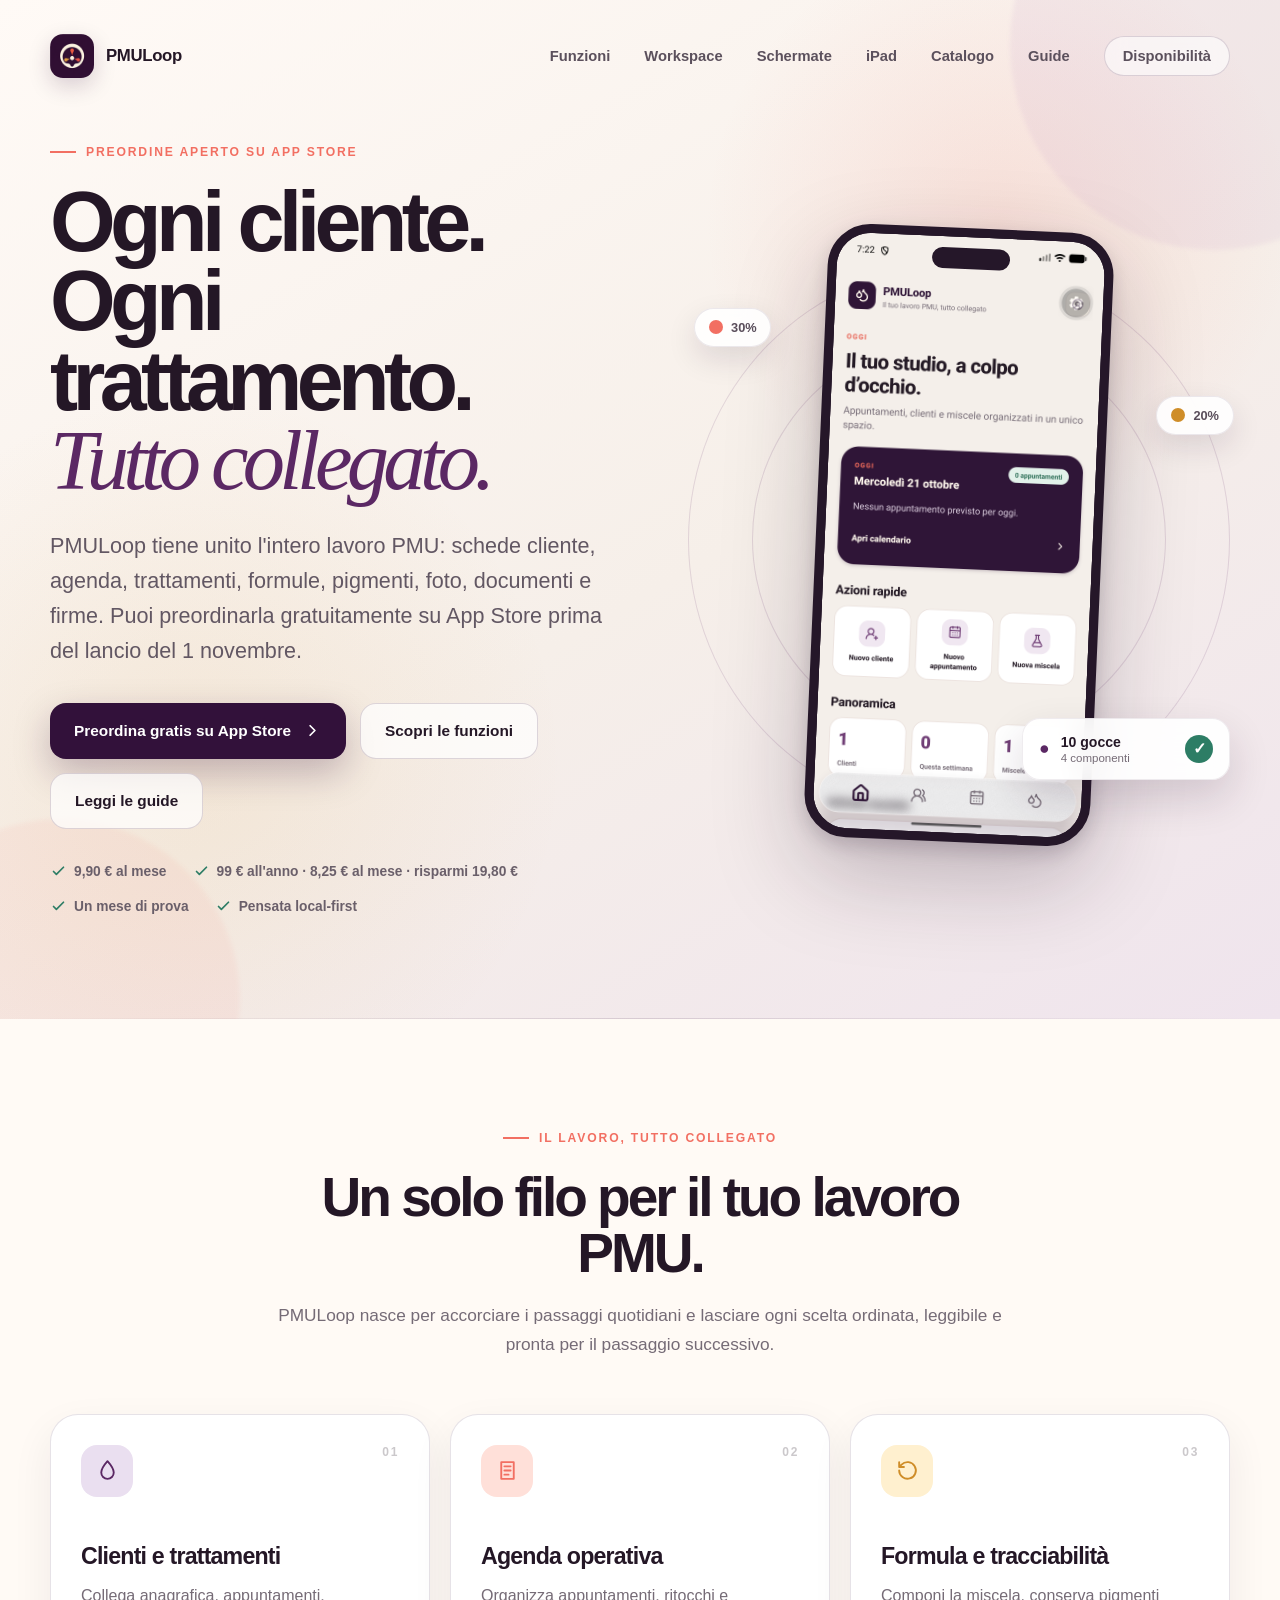
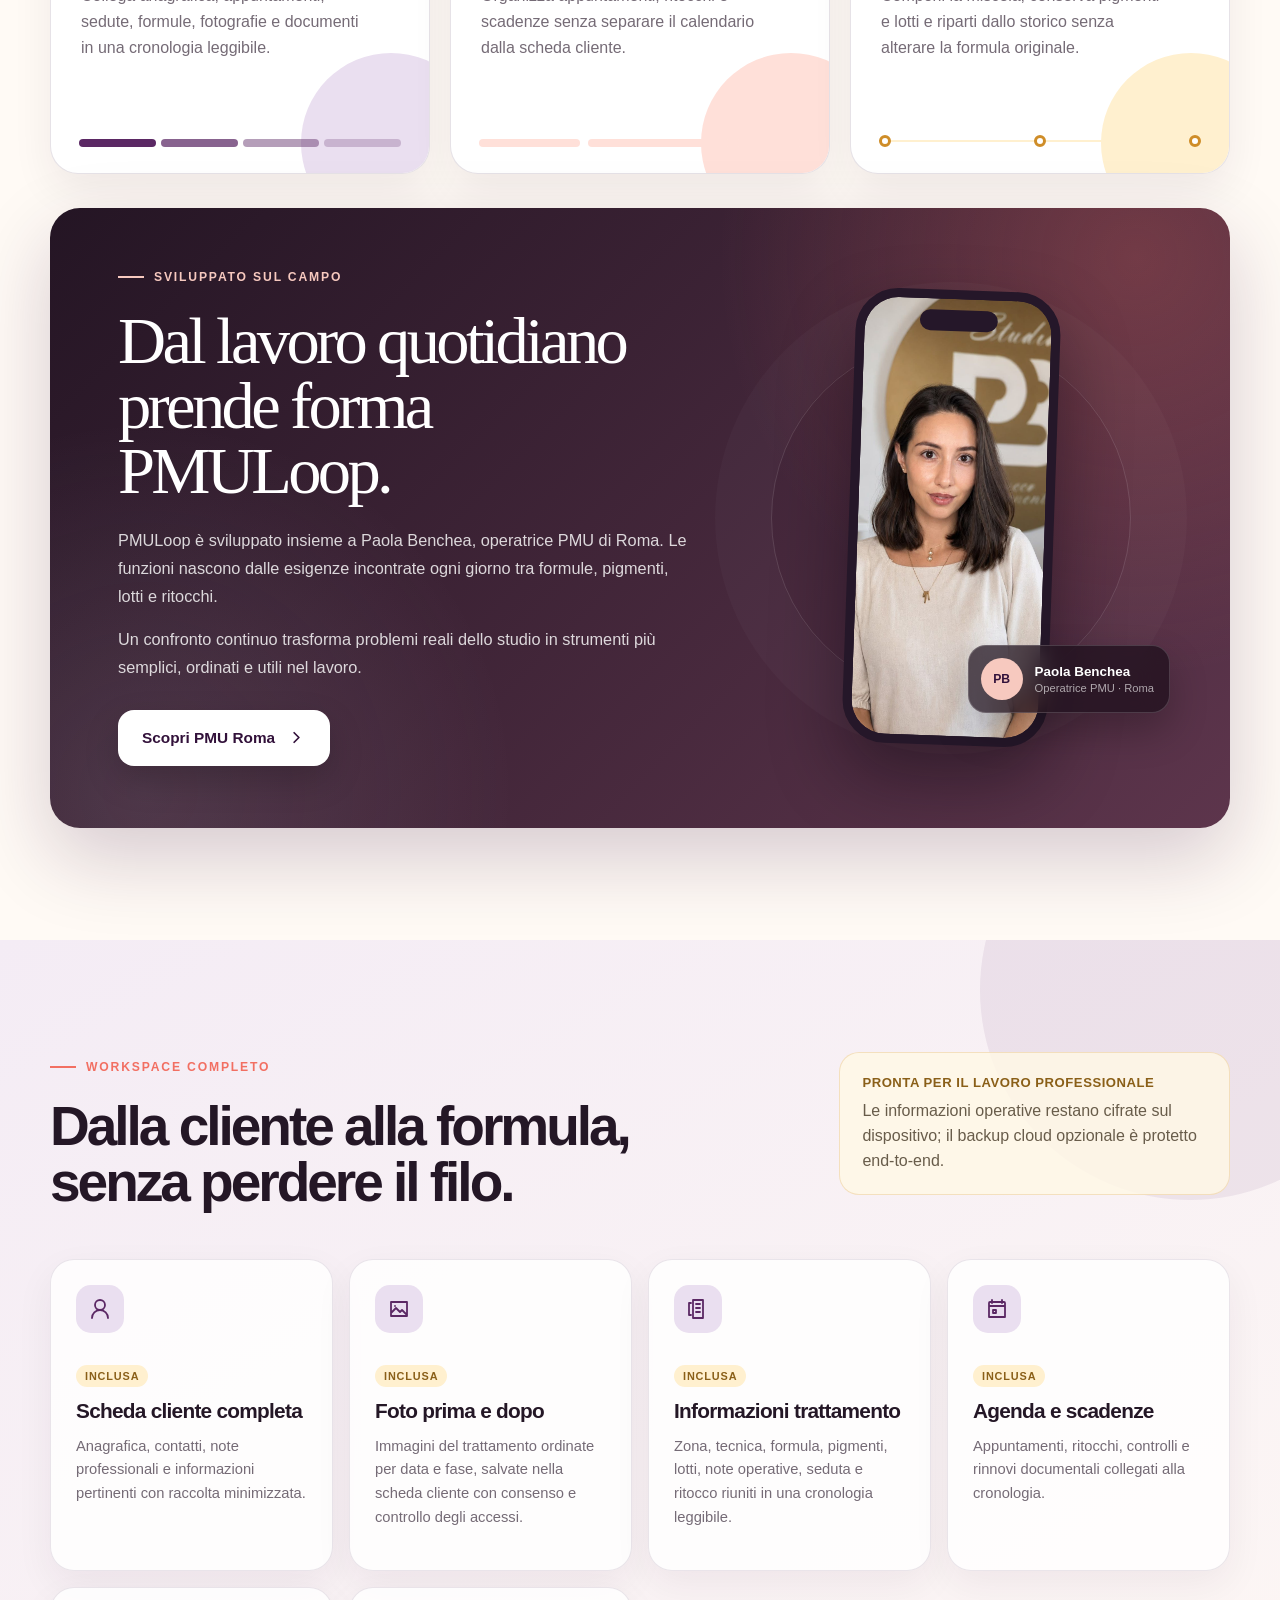
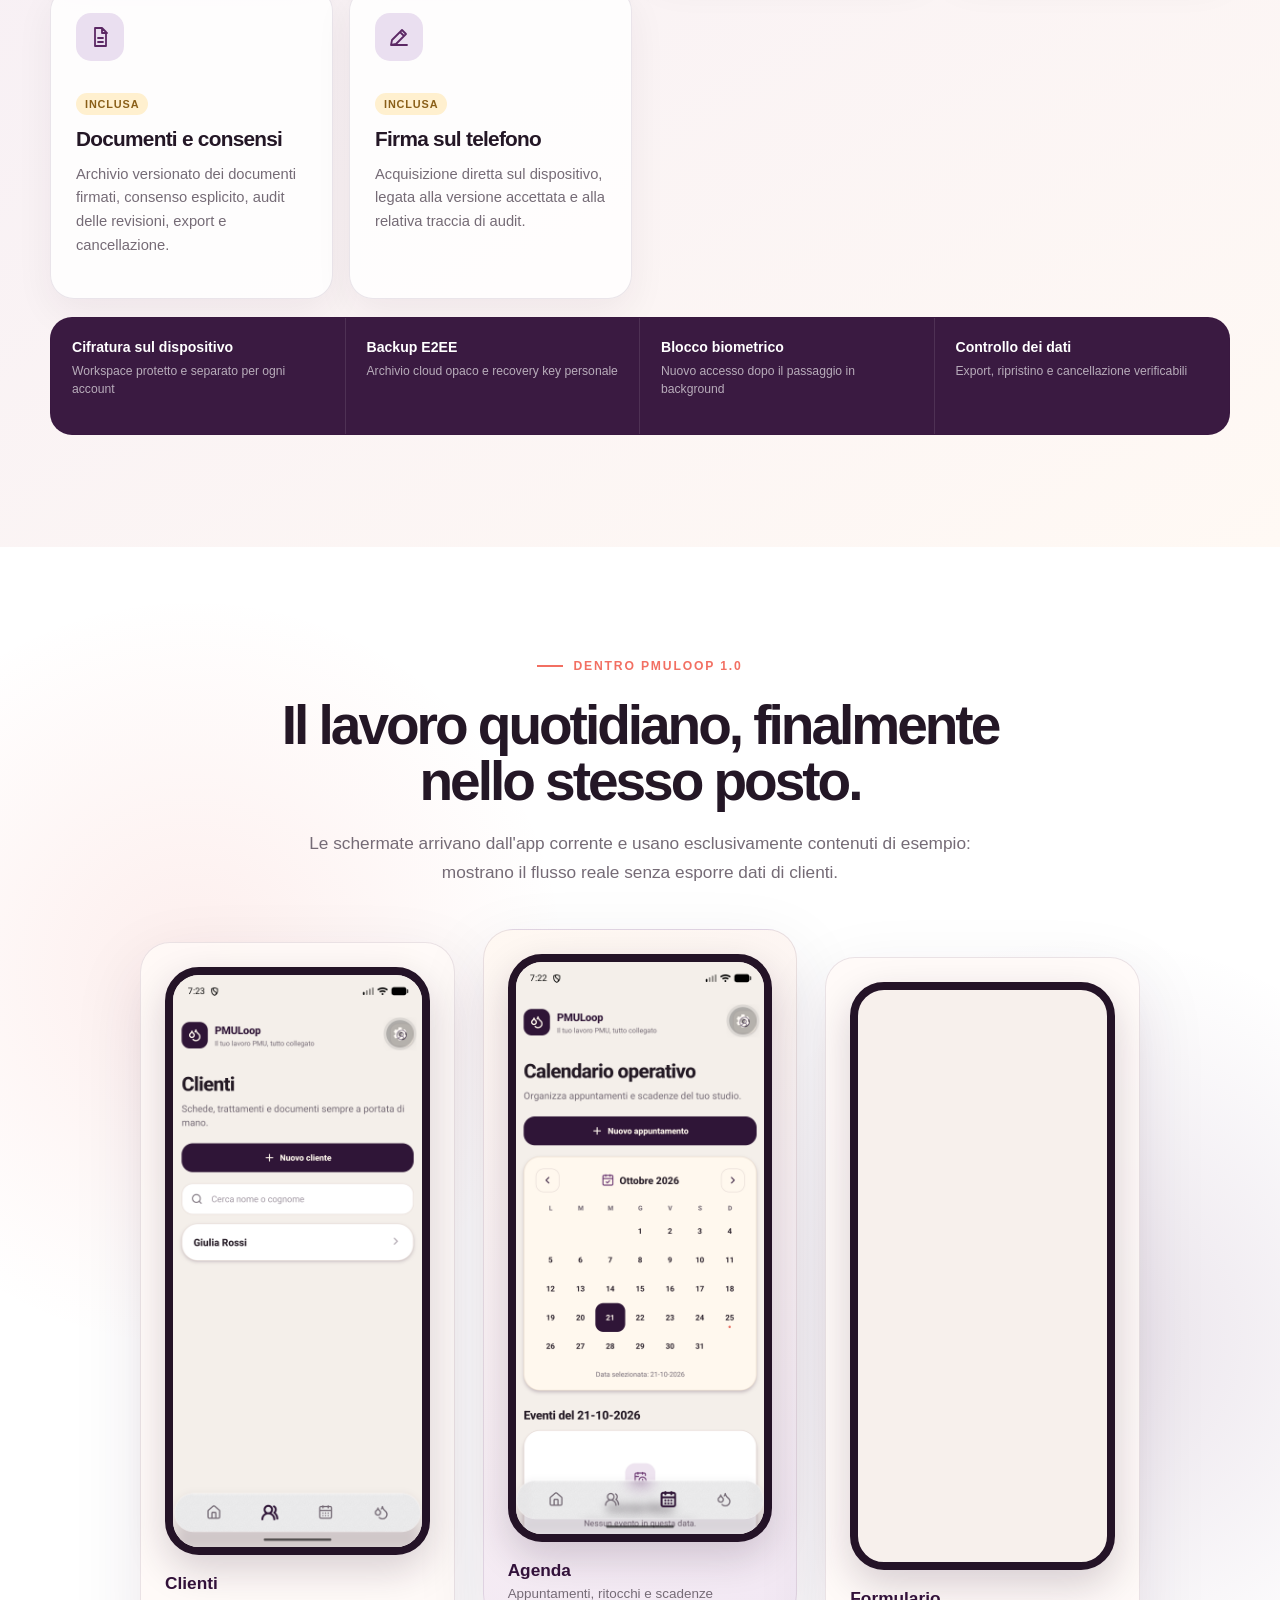
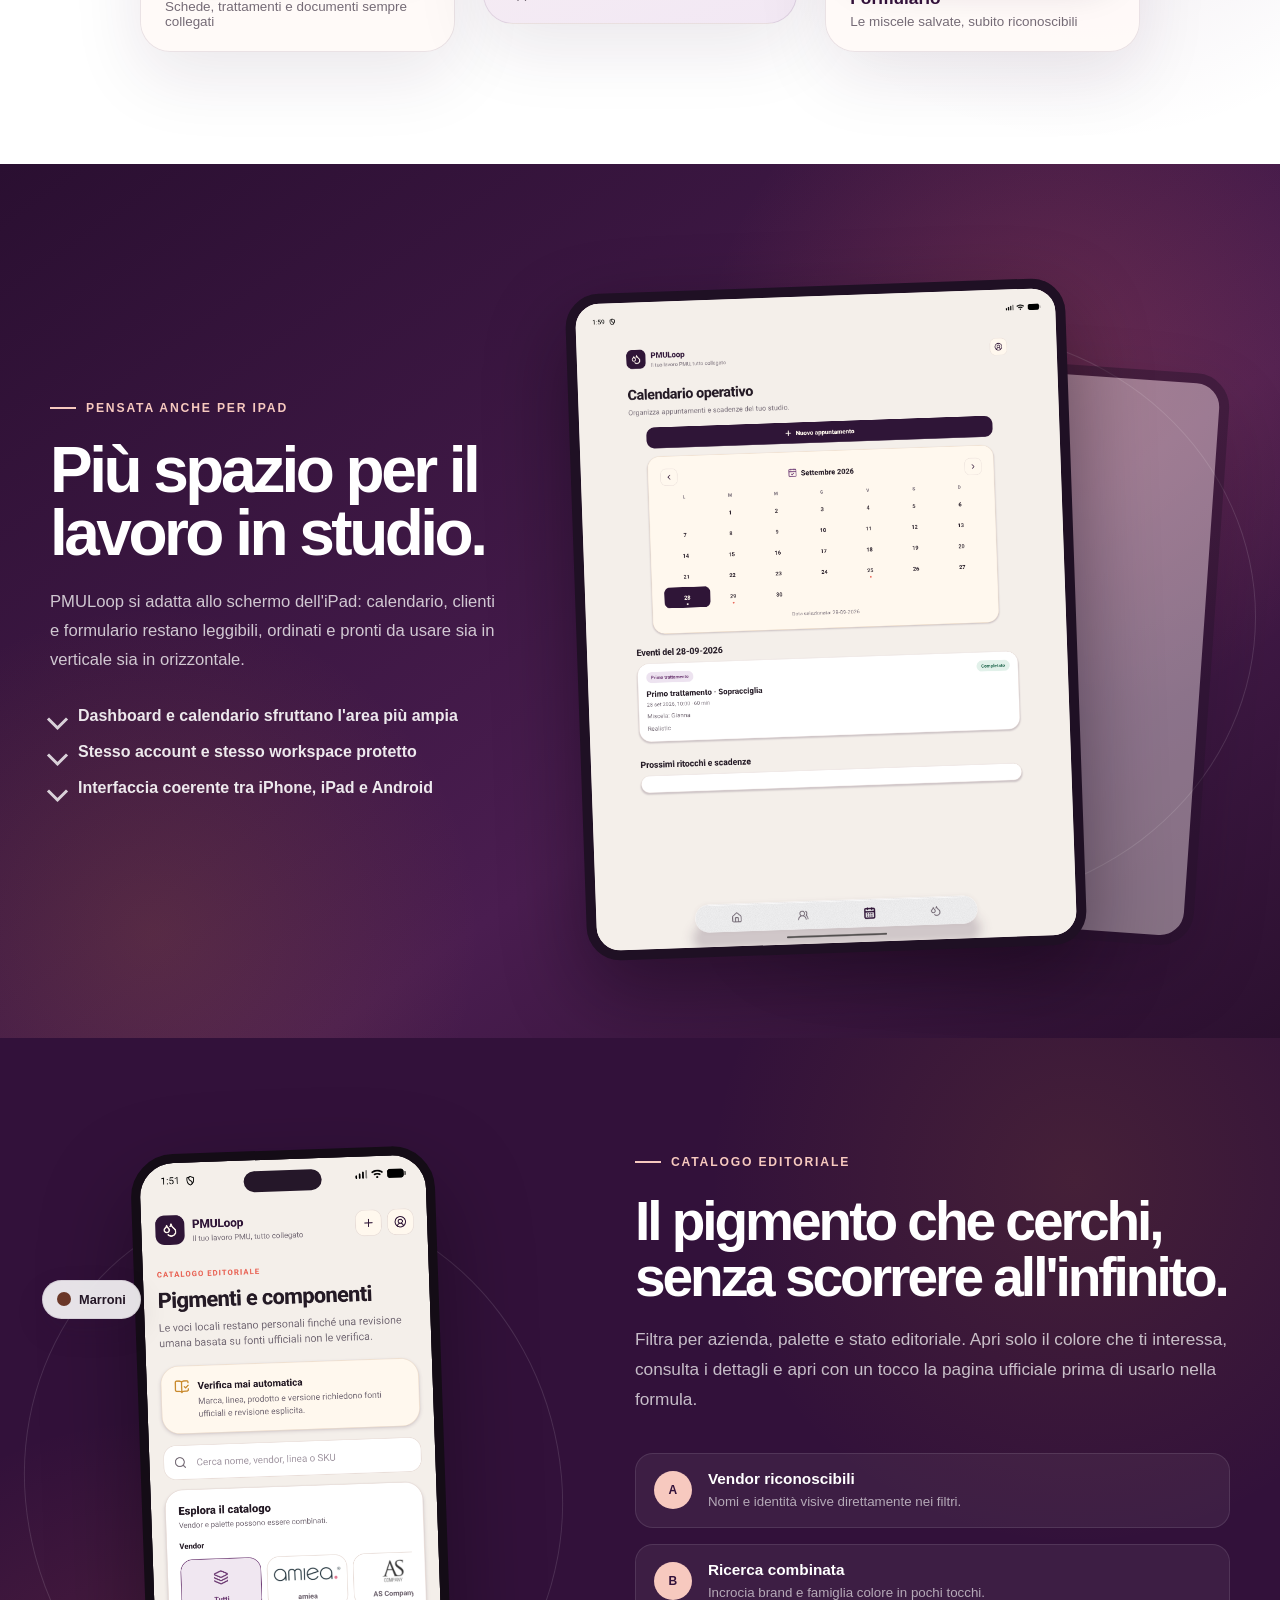
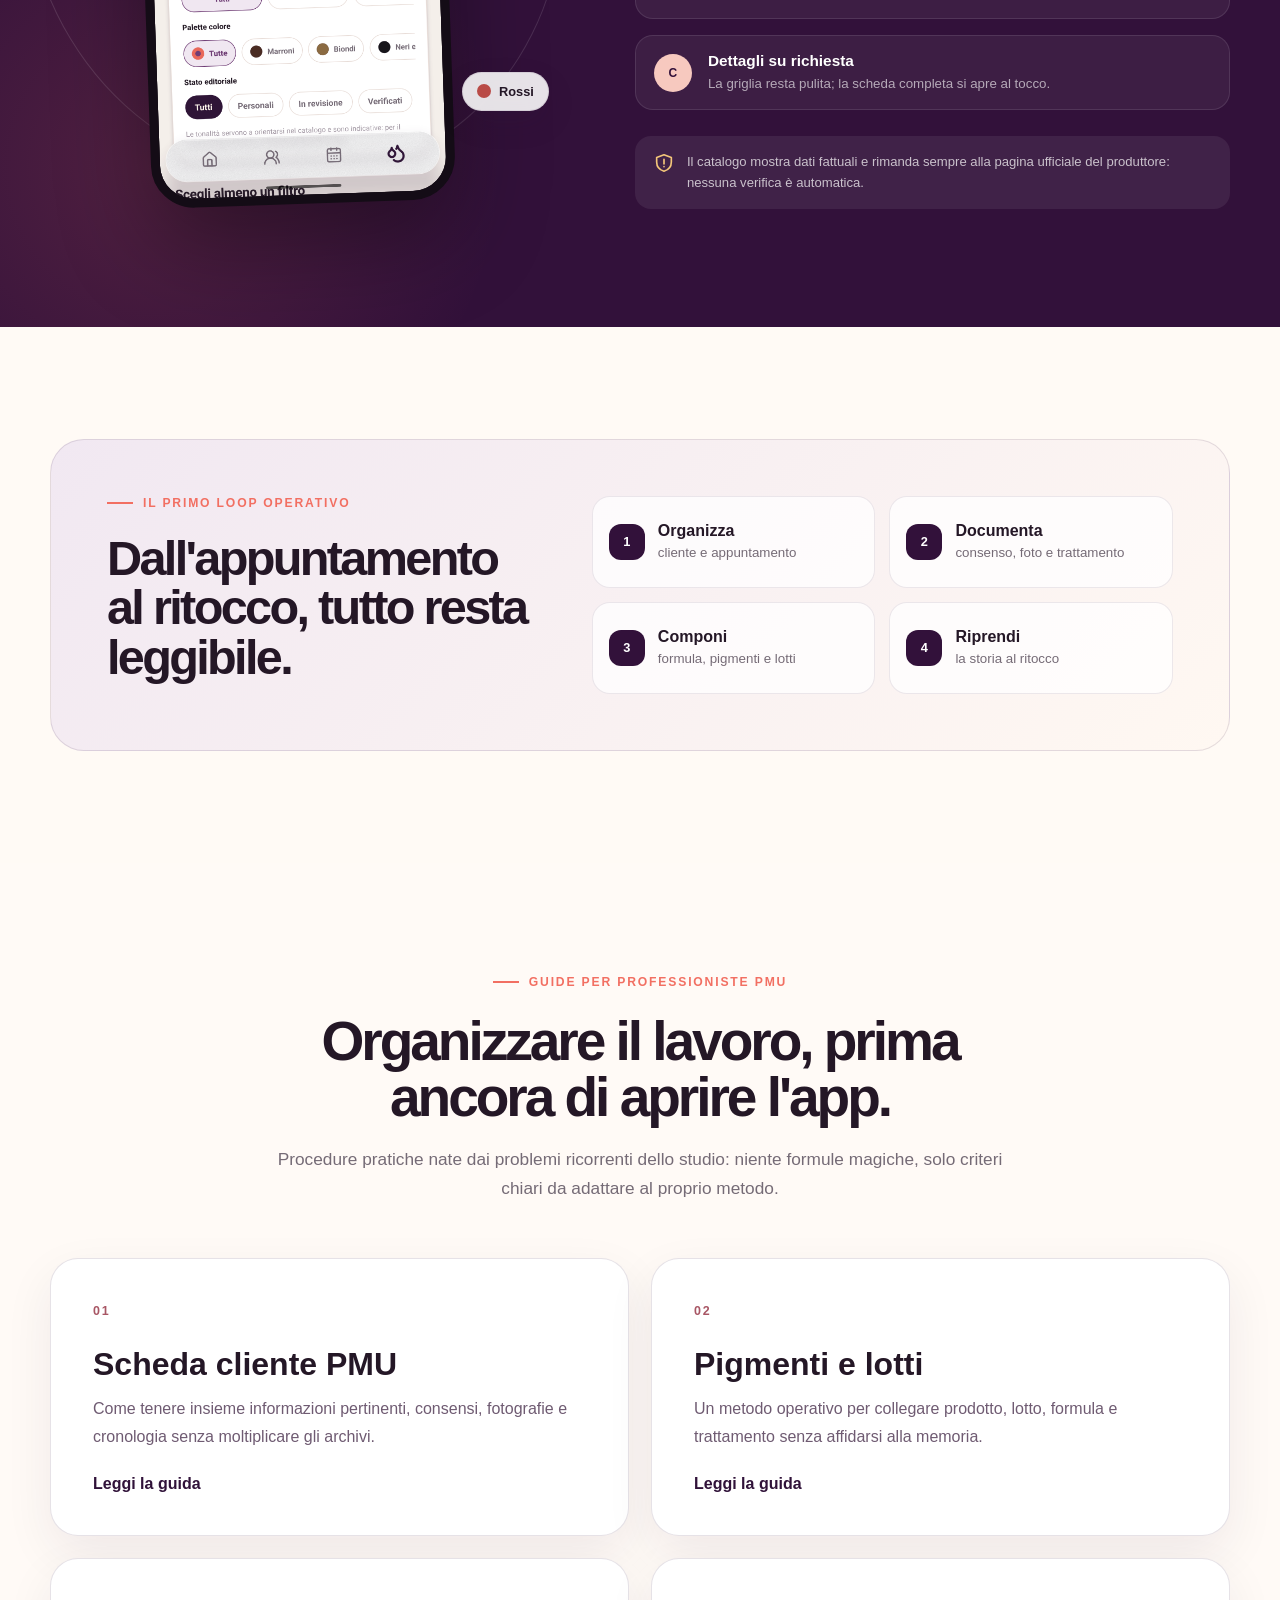
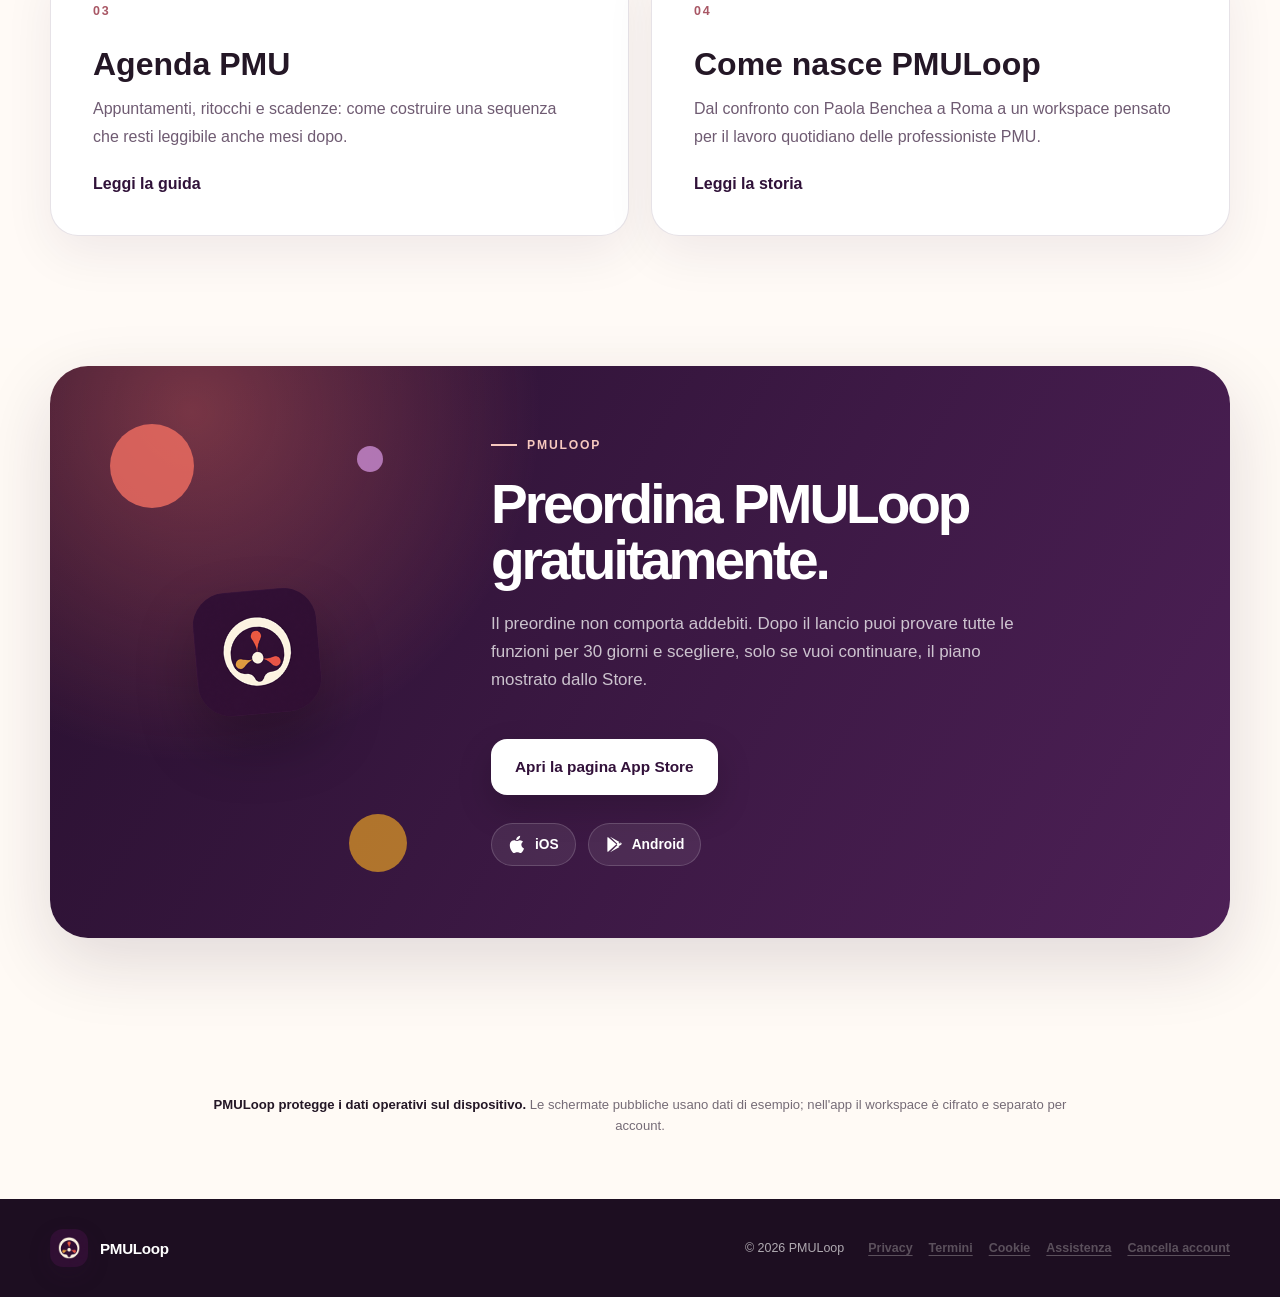
<file: index.html>
<!DOCTYPE html>
<html lang="it">
  <head>
    <meta charset="utf-8">
    <meta name="viewport" content="width=device-width, initial-scale=1">
    <meta name="theme-color" content="#301239">
    <meta name="robots" content="index, follow, max-image-preview:large">
    <meta
      name="description"
      content="PMULoop riunisce clienti, agenda, trattamenti, formule, pigmenti, foto e documenti firmati in un unico workspace PMU protetto."
    >
    <link rel="canonical" href="https://pmuloop.com/">
    <meta property="og:type" content="website">
    <meta property="og:locale" content="it_IT">
    <meta property="og:site_name" content="PMULoop">
    <meta property="og:url" content="https://pmuloop.com/">
    <meta property="og:title" content="PMULoop — Il tuo lavoro PMU, tutto collegato">
    <meta
      property="og:description"
      content="Clienti, agenda, trattamenti, formule, foto e documenti firmati in un unico workspace PMU protetto."
    >
    <meta property="og:image" content="https://pmuloop.com/assets/pmuloop-social-preview.png">
    <meta property="og:image:width" content="1200">
    <meta property="og:image:height" content="630">
    <meta property="og:image:alt" content="PMULoop, il workspace completo per clienti, agenda, trattamenti, formule, foto e documenti PMU">
    <meta name="twitter:card" content="summary_large_image">
    <meta name="twitter:title" content="PMULoop — Il tuo lavoro PMU, tutto collegato">
    <meta
      name="twitter:description"
      content="Clienti, agenda, trattamenti, formule, foto e documenti firmati in un unico workspace PMU protetto."
    >
    <meta name="twitter:image" content="https://pmuloop.com/assets/pmuloop-social-preview.png">
    <meta name="twitter:image:alt" content="PMULoop, il workspace completo per clienti, agenda, trattamenti, formule, foto e documenti PMU">
    <title>PMULoop — Il workspace per professionisti PMU</title>
    <link rel="icon" type="image/png" sizes="192x192" href="/assets/icon-192.png">
    <link rel="apple-touch-icon" href="/assets/icon-192.png">
    <link rel="stylesheet" href="styles.css">
    <script type="application/ld+json">
      {
        "@context": "https://schema.org",
        "@graph": [
          {
            "@type": "WebSite",
            "@id": "https://pmuloop.com/#website",
            "name": "PMULoop",
            "url": "https://pmuloop.com/",
            "image": "https://pmuloop.com/assets/pmuloop-social-preview.png",
            "description": "Workspace operativo per professionisti PMU, sviluppato a partire dalle esigenze quotidiane del lavoro in studio.",
            "inLanguage": "it-IT"
          },
          {
            "@type": "SoftwareApplication",
            "@id": "https://pmuloop.com/#app",
            "name": "PMULoop",
            "url": "https://pmuloop.com/",
            "downloadUrl": "https://apps.apple.com/it/app/pmuloop/id6805815193",
            "applicationCategory": "BusinessApplication",
            "operatingSystem": "iOS, iPadOS",
            "description": "App per professionisti PMU che collega schede cliente, agenda, trattamenti, formule, pigmenti, fotografie e documenti.",
            "image": "https://pmuloop.com/assets/pmuloop-social-preview.png",
            "inLanguage": "it-IT",
            "offers": {
              "@type": "Offer",
              "price": "0",
              "priceCurrency": "EUR",
              "description": "Preordine gratuito e prova iniziale di 30 giorni; gli abbonamenti opzionali sono mostrati dallo Store."
            },
            "contributor": {
              "@type": "Person",
              "name": "Paola Benchea",
              "url": "https://www.pmuroma.it/chi-e-paola-benchea"
            }
          }
        ]
      }
    </script>
  </head>
  <body>
    <a class="skip-link" href="#contenuto">Vai al contenuto</a>

    <header class="site-header">
      <div class="container nav-shell">
        <a class="brand" href="#inizio" aria-label="PMULoop, torna all'inizio">
          <img src="/assets/icon-192.png" alt="" width="44" height="44" decoding="async">
          <span>PMULoop</span>
        </a>
        <nav aria-label="Navigazione principale">
          <a href="#funzioni">Funzioni</a>
          <a href="#workspace">Workspace</a>
          <a href="#schermate">Schermate</a>
          <a href="#ipad">iPad</a>
          <a href="#catalogo">Catalogo</a>
          <a href="#risorse">Guide</a>
          <a class="nav-cta" href="#disponibilita">Disponibilità</a>
        </nav>
      </div>
    </header>

    <main id="contenuto">
      <section class="hero" id="inizio">
        <div class="hero-glow hero-glow-one" aria-hidden="true"></div>
        <div class="hero-glow hero-glow-two" aria-hidden="true"></div>
        <div class="container hero-grid">
          <div class="hero-copy reveal">
            <p class="eyebrow"><span></span> Preordine aperto su App Store</p>
            <h1>Ogni cliente.<br>Ogni trattamento.<br><em>Tutto collegato.</em></h1>
            <p class="hero-lead">
              PMULoop tiene unito l'intero lavoro PMU: schede cliente, agenda,
              trattamenti, formule, pigmenti, foto, documenti e firme. Puoi
              preordinarla gratuitamente su App Store prima del lancio del 1 novembre.
            </p>
            <div class="hero-actions">
              <a class="button button-primary" data-track="app-store" href="https://apps.apple.com/it/app/pmuloop/id6805815193?itscg=30200&amp;itsct=pmuloop_website" rel="noopener">
                Preordina gratis su App Store
                <svg viewBox="0 0 24 24" aria-hidden="true"><path d="m9 18 6-6-6-6" /></svg>
              </a>
              <a class="button button-ghost" href="#funzioni">Scopri le funzioni</a>
              <a class="button button-ghost" href="#risorse">Leggi le guide</a>
            </div>
            <ul class="promise-list" aria-label="Caratteristiche commerciali">
              <li>
                <svg viewBox="0 0 24 24" aria-hidden="true"><path d="m5 12 4 4L19 6" /></svg>
                9,90 € al mese
              </li>
              <li>
                <svg viewBox="0 0 24 24" aria-hidden="true"><path d="m5 12 4 4L19 6" /></svg>
                99 € all'anno · 8,25 € al mese · risparmi 19,80 €
              </li>
              <li>
                <svg viewBox="0 0 24 24" aria-hidden="true"><path d="m5 12 4 4L19 6" /></svg>
                Un mese di prova
              </li>
              <li>
                <svg viewBox="0 0 24 24" aria-hidden="true"><path d="m5 12 4 4L19 6" /></svg>
                Pensata local-first
              </li>
            </ul>
          </div>

          <div class="hero-visual reveal reveal-delay" role="img" aria-label="Anteprima dell'app PMULoop">
            <div class="orbit orbit-one" aria-hidden="true"></div>
            <div class="orbit orbit-two" aria-hidden="true"></div>
            <div class="pigment-chip chip-coral" aria-hidden="true"><span></span> 30%</div>
            <div class="pigment-chip chip-gold" aria-hidden="true"><span></span> 20%</div>
            <div class="phone phone-hero">
              <div class="phone-speaker" aria-hidden="true"></div>
              <img
                src="assets/app-home.png"
                alt="Dashboard operativa dell'app PMULoop"
                width="1080"
                height="2400"
                decoding="async"
                fetchpriority="high"
              >
            </div>
            <div class="formula-float" aria-hidden="true">
              <span class="formula-drop">●</span>
              <div><strong>10 gocce</strong><small>4 componenti</small></div>
              <span class="formula-check">✓</span>
            </div>
          </div>
        </div>
      </section>

      <section class="section intro" id="funzioni">
        <div class="container">
          <div class="section-heading centered reveal">
            <p class="eyebrow"><span></span> Il lavoro, tutto collegato</p>
            <h2>Un solo filo per il tuo lavoro PMU.</h2>
            <p>
              PMULoop nasce per accorciare i passaggi quotidiani e lasciare ogni
              scelta ordinata, leggibile e pronta per il passaggio successivo.
            </p>
          </div>

          <div class="feature-grid">
            <article class="feature-card plum reveal">
              <div class="feature-number">01</div>
              <div class="feature-icon">
                <svg viewBox="0 0 24 24" aria-hidden="true"><path d="M12 3s6 6.7 6 11a6 6 0 0 1-12 0c0-4.3 6-11 6-11Z" /></svg>
              </div>
              <h3>Clienti e trattamenti</h3>
              <p>Collega anagrafica, appuntamenti, sedute, formule, fotografie e documenti in una cronologia leggibile.</p>
              <div class="mini-ratio" aria-hidden="true"><i></i><i></i><i></i><i></i></div>
            </article>

            <article class="feature-card coral reveal reveal-delay-short">
              <div class="feature-number">02</div>
              <div class="feature-icon">
                <svg viewBox="0 0 24 24" aria-hidden="true"><path d="M6 4h12v16H6zM9 8h6M9 12h6M9 16h4" /></svg>
              </div>
              <h3>Agenda operativa</h3>
              <p>Organizza appuntamenti, ritocchi e scadenze senza separare il calendario dalla scheda cliente.</p>
              <div class="mini-fields" aria-hidden="true"><span></span><span></span><span></span></div>
            </article>

            <article class="feature-card gold reveal reveal-delay-long">
              <div class="feature-number">03</div>
              <div class="feature-icon">
                <svg viewBox="0 0 24 24" aria-hidden="true"><path d="M4 12a8 8 0 1 0 2.3-5.7L4 8.6M4 4v4.6h4.6" /></svg>
              </div>
              <h3>Formula e tracciabilità</h3>
              <p>Componi la miscela, conserva pigmenti e lotti e riparti dallo storico senza alterare la formula originale.</p>
              <div class="mini-lineage" aria-hidden="true"><b></b><span></span><b></b><span></span><b></b></div>
            </article>
          </div>

          <section class="field-story reveal" aria-labelledby="field-story-title">
            <div class="field-story-copy">
              <p class="eyebrow light"><span></span> Sviluppato sul campo</p>
              <h3 id="field-story-title">Dal lavoro quotidiano prende forma PMULoop.</h3>
              <p>
                PMULoop è sviluppato insieme a Paola Benchea, operatrice PMU di Roma. Le funzioni
                nascono dalle esigenze incontrate ogni giorno tra formule,
                pigmenti, lotti e ritocchi.
              </p>
              <p class="field-story-note">
                Un confronto continuo trasforma problemi reali dello studio in strumenti più
                semplici, ordinati e utili nel lavoro.
              </p>
              <a class="button button-light field-story-link" href="https://www.pmuroma.it/?utm_source=pmuloop.com&amp;utm_medium=referral&amp;utm_campaign=studio_origin" target="_blank" rel="noopener noreferrer">
                Scopri PMU Roma
                <svg viewBox="0 0 24 24" aria-hidden="true"><path d="m9 18 6-6-6-6" /></svg>
              </a>
            </div>

            <div class="field-story-visual" aria-label="Ritratto di Paola Benchea nello studio PMU Roma">
              <div class="field-story-orb" aria-hidden="true"></div>
              <div class="field-story-badge">
                <span aria-hidden="true">PB</span>
                <div><strong>Paola Benchea</strong><small>Operatrice PMU · Roma</small></div>
              </div>
              <div class="phone field-phone">
                <div class="phone-speaker" aria-hidden="true"></div>
                <img
                  class="field-person-photo"
                  src="assets/paola-benchea-local-preview.jpeg"
                  alt="Paola Benchea nel suo studio di trucco permanente a Roma"
                  width="900"
                  height="1600"
                  loading="lazy"
                  decoding="async"
                >
              </div>
            </div>
          </section>
        </div>
      </section>

      <section class="section planned-section" id="workspace">
        <div class="container">
          <div class="planned-heading reveal">
            <div>
              <p class="eyebrow"><span></span> Workspace completo</p>
              <h2>Dalla cliente alla formula, senza perdere il filo.</h2>
            </div>
            <p class="planned-status"><strong>Pronta per il lavoro professionale</strong>Le informazioni operative restano cifrate sul dispositivo; il backup cloud opzionale è protetto end-to-end.</p>
          </div>

          <div class="planned-grid">
            <article class="planned-card reveal">
              <span class="planned-icon" aria-hidden="true">
                <svg viewBox="0 0 24 24"><path d="M20 21a8 8 0 0 0-16 0M12 13a5 5 0 1 0 0-10 5 5 0 0 0 0 10Z" /></svg>
              </span>
              <span class="planned-tag">Inclusa</span>
              <h3>Scheda cliente completa</h3>
              <p>Anagrafica, contatti, note professionali e informazioni pertinenti con raccolta minimizzata.</p>
            </article>

            <article class="planned-card reveal reveal-delay-short">
              <span class="planned-icon" aria-hidden="true">
                <svg viewBox="0 0 24 24"><path d="M4 5h16v14H4zM8 9h.01M4 16l5-5 4 4 2-2 5 5" /></svg>
              </span>
              <span class="planned-tag">Inclusa</span>
              <h3>Foto prima e dopo</h3>
              <p>Immagini del trattamento ordinate per data e fase, salvate nella scheda cliente con consenso e controllo degli accessi.</p>
            </article>

            <article class="planned-card reveal reveal-delay">
              <span class="planned-icon" aria-hidden="true">
                <svg viewBox="0 0 24 24"><path d="M7 3h10v18H7zM10 7h4m-4 4h4m-4 4h4M5 6H3v12h2" /></svg>
              </span>
              <span class="planned-tag">Inclusa</span>
              <h3>Informazioni trattamento</h3>
              <p>Zona, tecnica, formula, pigmenti, lotti, note operative, seduta e ritocco riuniti in una cronologia leggibile.</p>
            </article>

            <article class="planned-card reveal reveal-delay-short">
              <span class="planned-icon" aria-hidden="true">
                <svg viewBox="0 0 24 24"><path d="M7 3v3m10-3v3M4 9h16M5 5h14a1 1 0 0 1 1 1v14H4V6a1 1 0 0 1 1-1Zm3 8h3v3H8z" /></svg>
              </span>
              <span class="planned-tag">Inclusa</span>
              <h3>Agenda e scadenze</h3>
              <p>Appuntamenti, ritocchi, controlli e rinnovi documentali collegati alla cronologia.</p>
            </article>

            <article class="planned-card reveal reveal-delay">
              <span class="planned-icon" aria-hidden="true">
                <svg viewBox="0 0 24 24"><path d="M7 3h7l4 4v14H7zM14 3v5h5M10 13h5m-5 4h5" /></svg>
              </span>
              <span class="planned-tag">Inclusa</span>
              <h3>Documenti e consensi</h3>
              <p>Archivio versionato dei documenti firmati, consenso esplicito, audit delle revisioni, export e cancellazione.</p>
            </article>

            <article class="planned-card reveal reveal-delay-long">
              <span class="planned-icon" aria-hidden="true">
                <svg viewBox="0 0 24 24"><path d="m4 20 5-1 10-10-4-4L5 15l-1 5Zm9-13 4 4M4 20h16" /></svg>
              </span>
              <span class="planned-tag">Inclusa</span>
              <h3>Firma sul telefono</h3>
              <p>Acquisizione diretta sul dispositivo, legata alla versione accettata e alla relativa traccia di audit.</p>
            </article>
          </div>

          <div class="privacy-plan reveal">
            <div><strong>Cifratura sul dispositivo</strong><span>Workspace protetto e separato per ogni account</span></div>
            <div><strong>Backup E2EE</strong><span>Archivio cloud opaco e recovery key personale</span></div>
            <div><strong>Blocco biometrico</strong><span>Nuovo accesso dopo il passaggio in background</span></div>
            <div><strong>Controllo dei dati</strong><span>Export, ripristino e cancellazione verificabili</span></div>
          </div>
        </div>
      </section>

      <section class="section screens-section" id="schermate">
        <div class="container">
          <div class="section-heading centered reveal">
            <p class="eyebrow"><span></span> Dentro PMULoop 1.0</p>
            <h2>Il lavoro quotidiano, finalmente nello stesso posto.</h2>
            <p>
              Le schermate arrivano dall'app corrente e usano esclusivamente
              contenuti di esempio: mostrano il flusso reale senza esporre dati di clienti.
            </p>
          </div>

          <div class="screens-grid">
            <figure class="screen-card reveal">
              <div class="screen-phone">
                <img
                  src="assets/app-clienti.png"
                  alt="Elenco clienti nell'app PMULoop"
                  width="1080"
                  height="2400"
                  loading="lazy"
                  decoding="async"
                >
              </div>
              <figcaption><strong>Clienti</strong><span>Schede, trattamenti e documenti sempre collegati</span></figcaption>
            </figure>

            <figure class="screen-card screen-card-featured reveal reveal-delay-short">
              <div class="screen-phone">
                <img
                  src="assets/app-agenda.png"
                  alt="Agenda appuntamenti nell'app PMULoop"
                  width="1080"
                  height="2400"
                  loading="lazy"
                  decoding="async"
                >
              </div>
              <figcaption><strong>Agenda</strong><span>Appuntamenti, ritocchi e scadenze</span></figcaption>
            </figure>

            <figure class="screen-card reveal reveal-delay">
              <div class="screen-phone">
                <img
                  src="assets/app-formulario.png"
                  alt="Formulario delle miscele nell'app PMULoop"
                  width="1080"
                  height="2400"
                  loading="lazy"
                  decoding="async"
                >
              </div>
              <figcaption><strong>Formulario</strong><span>Le miscele salvate, subito riconoscibili</span></figcaption>
            </figure>
          </div>
        </div>
      </section>

      <section class="section ipad-section" id="ipad">
        <div class="container ipad-grid">
          <div class="ipad-copy reveal">
            <p class="eyebrow light"><span></span> Pensata anche per iPad</p>
            <h2>Più spazio per il lavoro in studio.</h2>
            <p>
              PMULoop si adatta allo schermo dell'iPad: calendario, clienti e
              formulario restano leggibili, ordinati e pronti da usare sia in
              verticale sia in orizzontale.
            </p>
            <ul class="ipad-points">
              <li>Dashboard e calendario sfruttano l'area più ampia</li>
              <li>Stesso account e stesso workspace protetto</li>
              <li>Interfaccia coerente tra iPhone, iPad e Android</li>
            </ul>
          </div>

          <div class="ipad-visual reveal reveal-delay" aria-label="PMULoop adattata allo schermo iPad">
            <div class="ipad-device ipad-device-back" aria-hidden="true">
              <img
                src="assets/app-ipad-home.png"
                alt=""
                width="1600"
                height="2133"
                loading="lazy"
                decoding="async"
              >
            </div>
            <div class="ipad-device ipad-device-front">
              <img
                src="assets/app-ipad-calendar.png"
                alt="Calendario operativo PMULoop su iPad"
                width="1600"
                height="2133"
                loading="lazy"
                decoding="async"
              >
            </div>
          </div>
        </div>
      </section>

      <section class="section catalog-section" id="catalogo">
        <div class="container catalog-grid">
          <div class="catalog-visual reveal">
            <div class="catalog-backdrop" aria-hidden="true"></div>
            <div class="phone phone-catalog">
              <div class="phone-speaker" aria-hidden="true"></div>
              <img
                src="assets/app-catalog.png"
                alt="Catalogo PMULoop con filtri per vendor, palette colore e stato editoriale"
                width="1080"
                height="2400"
                loading="lazy"
                decoding="async"
              >
            </div>
            <div class="catalog-swatch swatch-one" aria-hidden="true"><span></span> Marroni</div>
            <div class="catalog-swatch swatch-two" aria-hidden="true"><span></span> Rossi</div>
          </div>

          <div class="catalog-copy reveal reveal-delay">
            <p class="eyebrow light"><span></span> Catalogo editoriale</p>
            <h2>Il pigmento che cerchi, senza scorrere all'infinito.</h2>
            <p class="catalog-lead">
              Filtra per azienda, palette e stato editoriale. Apri solo il colore
              che ti interessa, consulta i dettagli e apri con un tocco la pagina ufficiale prima di usarlo nella formula.
            </p>
            <div class="catalog-points">
              <div>
                <span class="point-mark">A</span>
                <p><strong>Vendor riconoscibili</strong><small>Nomi e identità visive direttamente nei filtri.</small></p>
              </div>
              <div>
                <span class="point-mark">B</span>
                <p><strong>Ricerca combinata</strong><small>Incrocia brand e famiglia colore in pochi tocchi.</small></p>
              </div>
              <div>
                <span class="point-mark">C</span>
                <p><strong>Dettagli su richiesta</strong><small>La griglia resta pulita; la scheda completa si apre al tocco.</small></p>
              </div>
            </div>
            <p class="editorial-note">
              <svg viewBox="0 0 24 24" aria-hidden="true"><path d="M12 3 4 6v5c0 5.2 3.4 8.7 8 10 4.6-1.3 8-4.8 8-10V6l-8-3Zm0 5v5m0 3h.01" /></svg>
              Il catalogo mostra dati fattuali e rimanda sempre alla pagina ufficiale del produttore: nessuna verifica è automatica.
            </p>
          </div>
        </div>
      </section>

      <section class="section workflow">
        <div class="container">
          <div class="workflow-shell reveal">
            <div class="workflow-copy">
              <p class="eyebrow"><span></span> Il primo loop operativo</p>
              <h2>Dall'appuntamento al ritocco, tutto resta leggibile.</h2>
            </div>
            <ol class="workflow-steps">
              <li><span>1</span><div><strong>Organizza</strong><small>cliente e appuntamento</small></div></li>
              <li><span>2</span><div><strong>Documenta</strong><small>consenso, foto e trattamento</small></div></li>
              <li><span>3</span><div><strong>Componi</strong><small>formula, pigmenti e lotti</small></div></li>
              <li><span>4</span><div><strong>Riprendi</strong><small>la storia al ritocco</small></div></li>
            </ol>
          </div>
        </div>
      </section>

      <section class="section resources-section" id="risorse">
        <div class="container">
          <div class="section-heading centered reveal">
            <p class="eyebrow"><span></span> Guide per professioniste PMU</p>
            <h2>Organizzare il lavoro, prima ancora di aprire l'app.</h2>
            <p>Procedure pratiche nate dai problemi ricorrenti dello studio: niente formule magiche, solo criteri chiari da adattare al proprio metodo.</p>
          </div>
          <div class="resources-grid">
            <article class="resource-card reveal">
              <span>01</span><h3>Scheda cliente PMU</h3>
              <p>Come tenere insieme informazioni pertinenti, consensi, fotografie e cronologia senza moltiplicare gli archivi.</p>
              <a href="/guide/scheda-cliente-pmu/">Leggi la guida</a>
            </article>
            <article class="resource-card reveal reveal-delay-short">
              <span>02</span><h3>Pigmenti e lotti</h3>
              <p>Un metodo operativo per collegare prodotto, lotto, formula e trattamento senza affidarsi alla memoria.</p>
              <a href="/guide/pigmenti-lotti-tracciabilita/">Leggi la guida</a>
            </article>
            <article class="resource-card reveal reveal-delay">
              <span>03</span><h3>Agenda PMU</h3>
              <p>Appuntamenti, ritocchi e scadenze: come costruire una sequenza che resti leggibile anche mesi dopo.</p>
              <a href="/guide/agenda-pmu-ritocchi-scadenze/">Leggi la guida</a>
            </article>
            <article class="resource-card reveal reveal-delay-long">
              <span>04</span><h3>Come nasce PMULoop</h3>
              <p>Dal confronto con Paola Benchea a Roma a un workspace pensato per il lavoro quotidiano delle professioniste PMU.</p>
              <a href="/storia/come-nasce-pmuloop/">Leggi la storia</a>
            </article>
          </div>
        </div>
      </section>

      <section class="section launch" id="disponibilita">
        <div class="container launch-shell reveal">
          <div class="launch-art" aria-hidden="true">
            <span class="launch-drop drop-one"></span>
            <span class="launch-drop drop-two"></span>
            <span class="launch-drop drop-three"></span>
            <img src="/assets/icon-192.png" alt="" width="124" height="124" loading="lazy" decoding="async">
          </div>
          <div class="launch-copy">
            <p class="eyebrow light"><span></span> PMULoop</p>
            <h2>Preordina PMULoop gratuitamente.</h2>
            <p>
              Il preordine non comporta addebiti. Dopo il lancio puoi provare tutte
              le funzioni per 30 giorni e scegliere, solo se vuoi continuare, il piano mostrato dallo Store.
            </p>
            <a class="button button-light" data-track="app-store" href="https://apps.apple.com/it/app/pmuloop/id6805815193?itscg=30200&amp;itsct=pmuloop_website" rel="noopener">Apri la pagina App Store</a>
            <div class="store-row" role="group" aria-label="Piattaforme previste">
              <span>
                <svg viewBox="0 0 24 24" aria-hidden="true"><path d="M16.8 12.7c0-2.7 2.2-4 2.3-4.1a5 5 0 0 0-3.9-2.1c-1.7-.2-3.2 1-4 1-.8 0-2.1-1-3.5-1-1.8 0-3.5 1.1-4.5 2.7-1.9 3.3-.5 8.2 1.4 10.9.9 1.3 2 2.8 3.5 2.7 1.4-.1 1.9-.9 3.6-.9 1.7 0 2.2.9 3.7.9 1.5 0 2.5-1.3 3.4-2.7 1-1.5 1.5-3 1.5-3.1-.1 0-3.5-1.3-3.5-5.3ZM14.1 4.8c.8-1 1.4-2.4 1.2-3.8-1.2.1-2.7.8-3.6 1.8-.8.9-1.5 2.3-1.3 3.7 1.4.1 2.8-.7 3.7-1.7Z" /></svg>
                iOS
              </span>
              <span>
                <svg viewBox="0 0 24 24" aria-hidden="true"><path d="m3.6 2.4 10.8 9.4L3.6 21.6c-.4-.4-.6-1-.6-1.7V4.1c0-.7.2-1.3.6-1.7Zm12 10.4 2.7 2.3-11.9 6.8 9.2-9.1Zm3.8-3.6c1.1.6 1.7 1.1 1.7 1.8s-.6 1.2-1.7 1.8l-2.6 1.5-2.2-2.3 2.2-2.3 2.6 1.5ZM6.4 2.1l11.9 6.8-2.7 2.3-9.2-9.1Z" /></svg>
                Android
              </span>
            </div>
          </div>
        </div>
      </section>

      <section class="demo-note">
        <div class="container">
          <p>
            <strong>PMULoop protegge i dati operativi sul dispositivo.</strong>
            Le schermate pubbliche usano dati di esempio; nell'app il workspace è cifrato e separato per account.
          </p>
        </div>
      </section>
    </main>

    <footer>
      <div class="container footer-shell">
        <a class="brand brand-footer" href="#inizio">
          <img src="/assets/icon-192.png" alt="" width="38" height="38" loading="lazy" decoding="async">
          <span>PMULoop</span>
        </a>
        <div class="footer-meta">
          <p>© <span id="year">2026</span> PMULoop</p>
          <nav class="legal-links" aria-label="Informazioni legali">
            <a href="privacy/">Privacy</a>
            <a href="terms/">Termini</a>
            <a href="cookies/">Cookie</a>
            <a href="support/">Assistenza</a>
            <a href="account-deletion/">Cancella account</a>
          </nav>
        </div>
      </div>
    </footer>

    <script src="script.js"></script>
  </body>
</html>
</file>
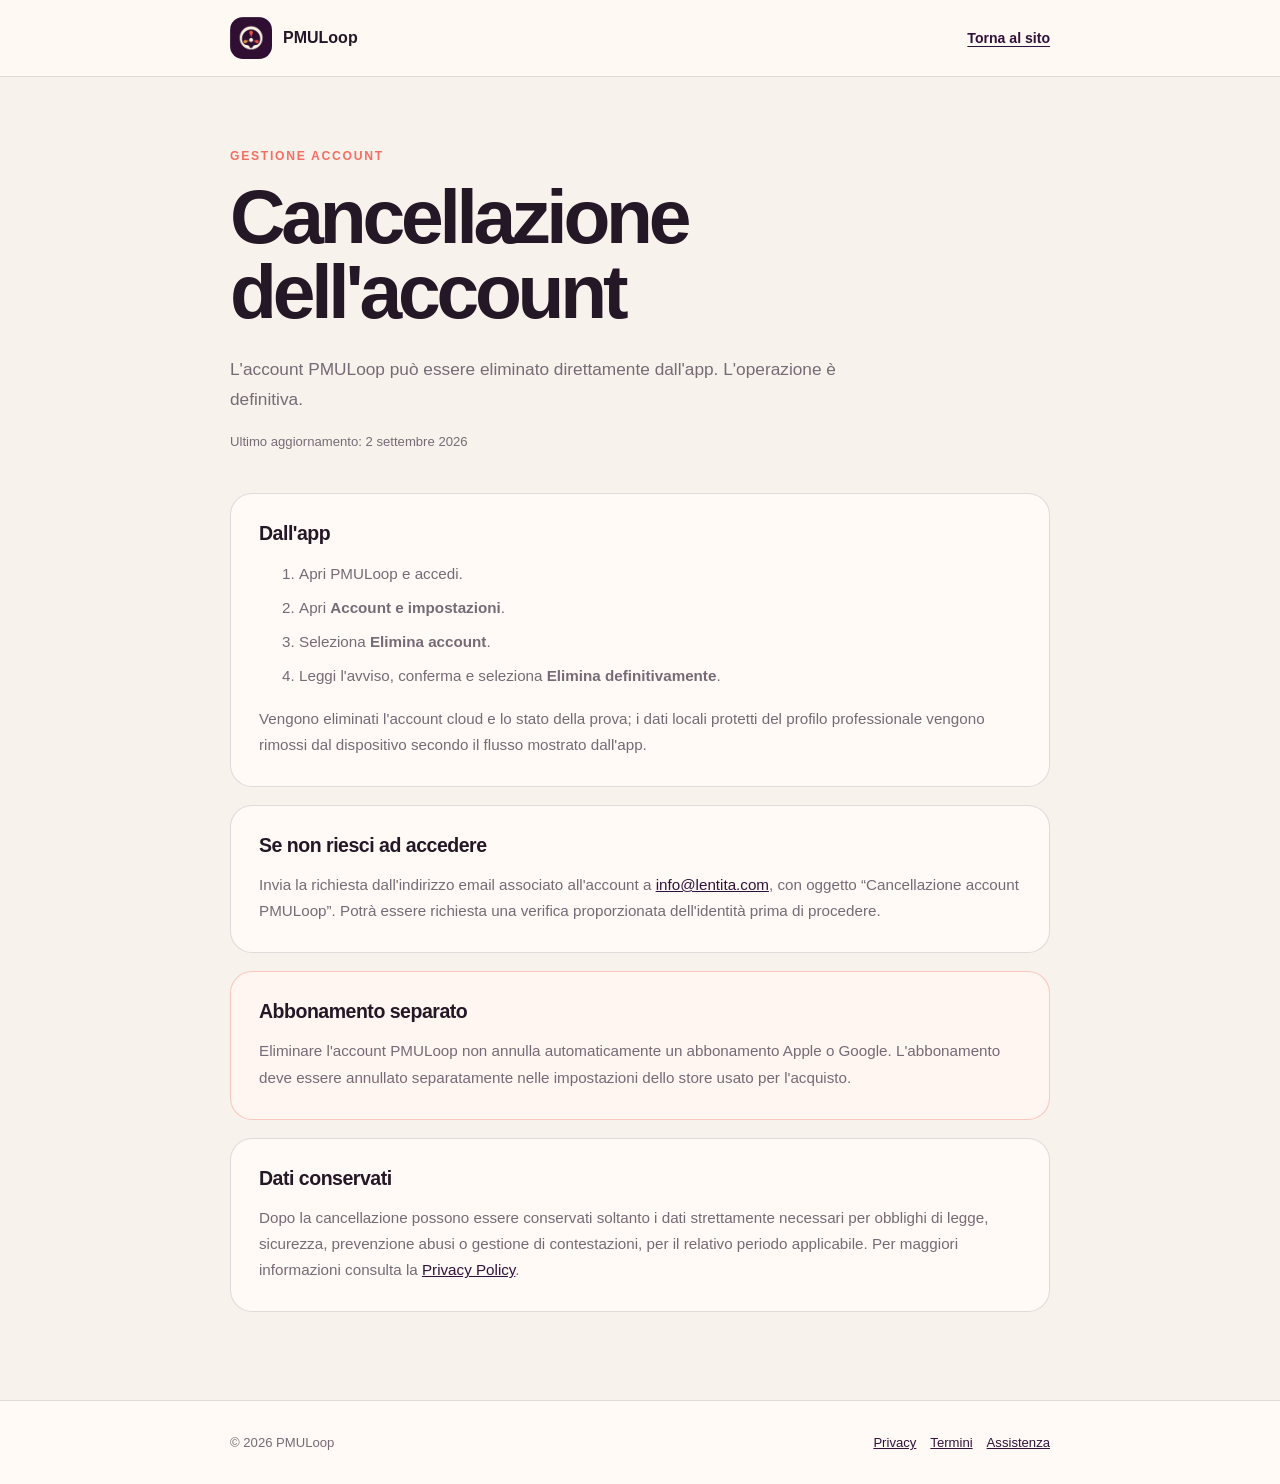
<file: account-deletion/index.html>
<!DOCTYPE html>
<html lang="it">
  <head>
    <meta charset="utf-8">
    <meta name="viewport" content="width=device-width, initial-scale=1">
    <meta name="robots" content="index, follow, max-image-preview:large">
    <meta name="description" content="Come eliminare un account PMULoop e i dati associati.">
    <link rel="canonical" href="https://pmuloop.com/account-deletion/">
    <link rel="icon" type="image/png" sizes="192x192" href="/assets/icon-192.png">
    <link rel="apple-touch-icon" href="/assets/icon-192.png">
    <link rel="stylesheet" href="/legal.css">
    <title>Cancellazione account — PMULoop</title>
  </head>
  <body>
    <header class="legal-header"><nav class="legal-nav" aria-label="Navigazione"><a class="legal-brand" href="/"><img src="/assets/icon-192.png" alt="" width="42" height="42" decoding="async"><span>PMULoop</span></a><a class="back-link" href="/">Torna al sito</a></nav></header>
    <main class="legal-main">
      <p class="kicker">Gestione account</p>
      <h1>Cancellazione dell'account</h1>
      <p class="intro">L'account PMULoop può essere eliminato direttamente dall'app. L'operazione è definitiva.</p>
      <p class="meta">Ultimo aggiornamento: 2 settembre 2026</p>
      <section class="legal-section"><h2>Dall'app</h2><ol><li>Apri PMULoop e accedi.</li><li>Apri <strong>Account e impostazioni</strong>.</li><li>Seleziona <strong>Elimina account</strong>.</li><li>Leggi l'avviso, conferma e seleziona <strong>Elimina definitivamente</strong>.</li></ol><p>Vengono eliminati l'account cloud e lo stato della prova; i dati locali protetti del profilo professionale vengono rimossi dal dispositivo secondo il flusso mostrato dall'app.</p></section>
      <section class="legal-section"><h2>Se non riesci ad accedere</h2><p>Invia la richiesta dall'indirizzo email associato all'account a <a href="mailto:info@lentita.com?subject=Cancellazione%20account%20PMULoop">info@lentita.com</a>, con oggetto “Cancellazione account PMULoop”. Potrà essere richiesta una verifica proporzionata dell'identità prima di procedere.</p></section>
      <section class="legal-section notice"><h2>Abbonamento separato</h2><p>Eliminare l'account PMULoop non annulla automaticamente un abbonamento Apple o Google. L'abbonamento deve essere annullato separatamente nelle impostazioni dello store usato per l'acquisto.</p></section>
      <section class="legal-section"><h2>Dati conservati</h2><p>Dopo la cancellazione possono essere conservati soltanto i dati strettamente necessari per obblighi di legge, sicurezza, prevenzione abusi o gestione di contestazioni, per il relativo periodo applicabile. Per maggiori informazioni consulta la <a href="/privacy/">Privacy Policy</a>.</p></section>
    </main>
    <footer class="legal-footer"><div class="legal-footer-inner"><span>© 2026 PMULoop</span><nav class="legal-footer-links"><a href="/privacy/">Privacy</a><a href="/terms/">Termini</a><a href="/support/">Assistenza</a></nav></div></footer>
  </body>
</html>
</file>
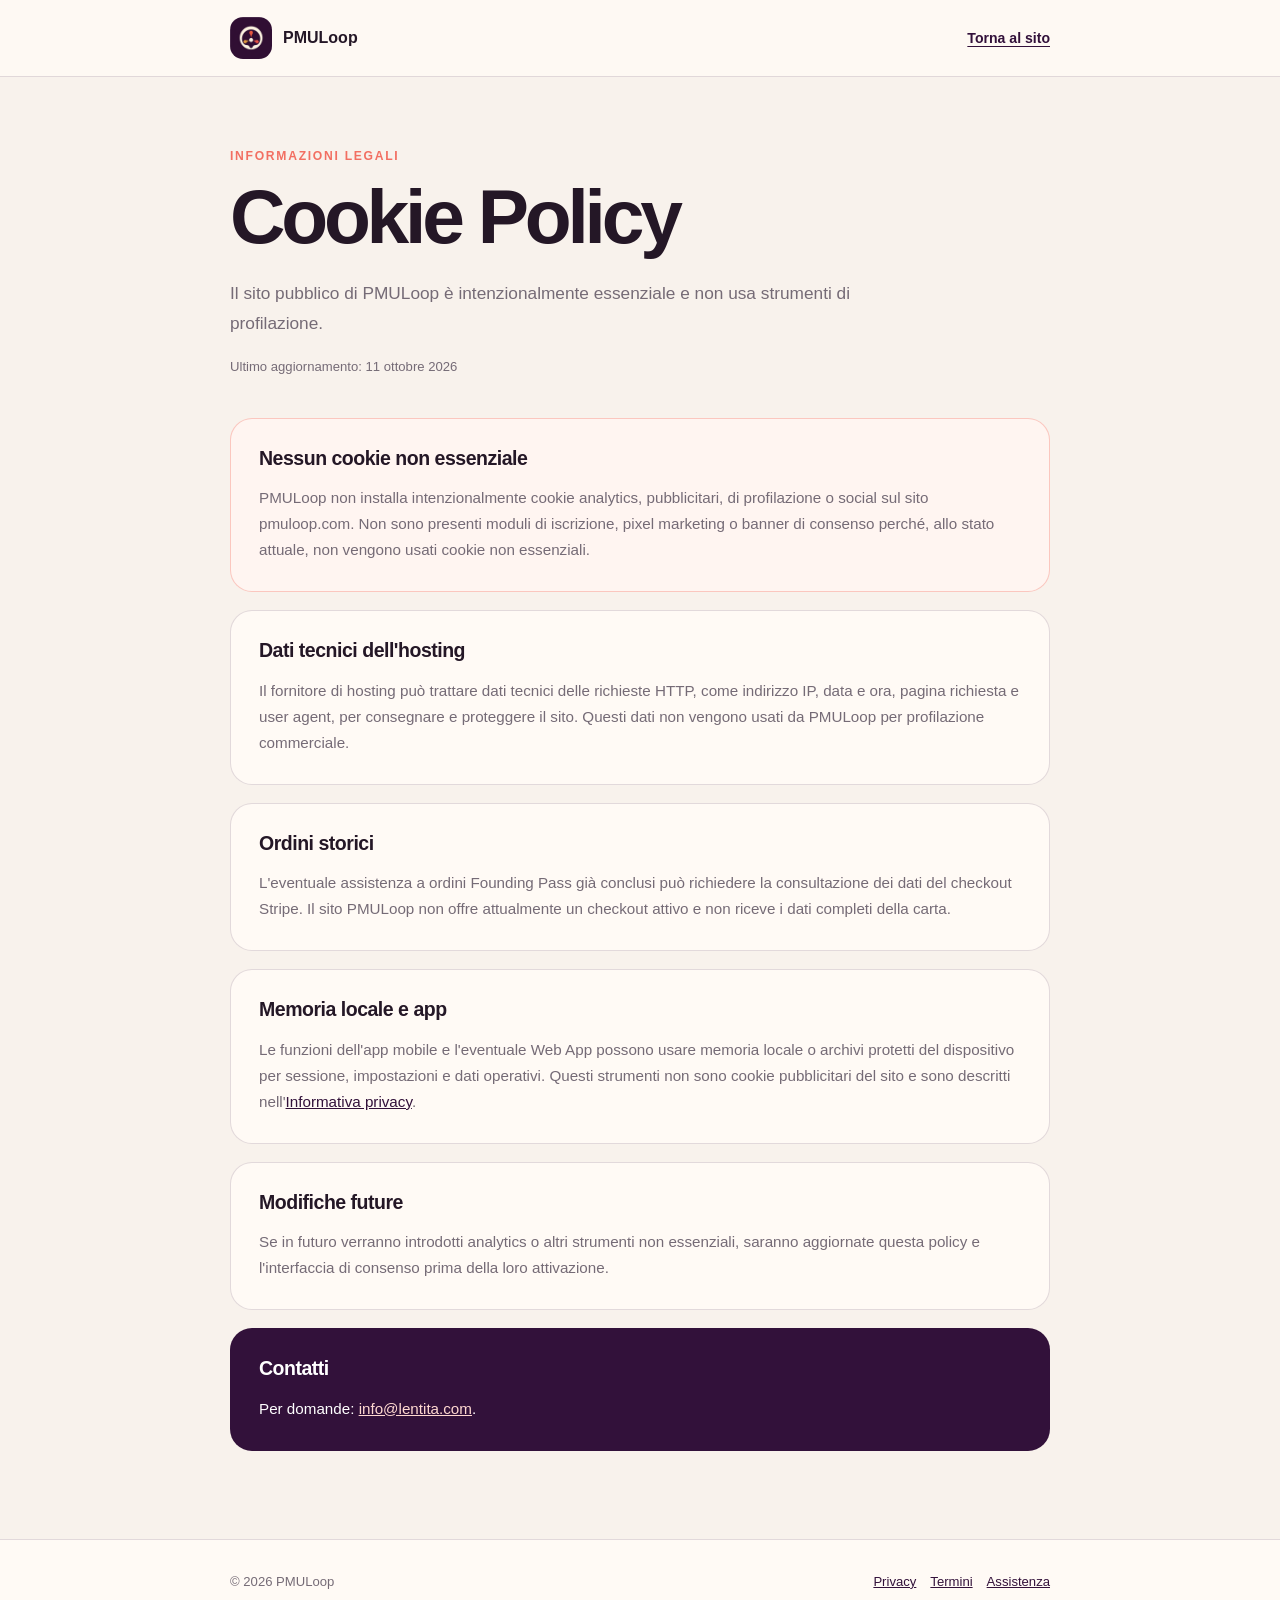
<file: cookies/index.html>
<!DOCTYPE html>
<html lang="it">
  <head>
    <meta charset="utf-8">
    <meta name="viewport" content="width=device-width, initial-scale=1">
    <meta name="robots" content="index, follow, max-image-preview:large">
    <meta name="description" content="Cookie Policy del sito PMULoop.">
    <link rel="canonical" href="https://pmuloop.com/cookies/">
    <link rel="icon" type="image/png" sizes="192x192" href="/assets/icon-192.png">
    <link rel="apple-touch-icon" href="/assets/icon-192.png">
    <link rel="stylesheet" href="/legal.css">
    <title>Cookie Policy — PMULoop</title>
  </head>
  <body>
    <header class="legal-header"><nav class="legal-nav" aria-label="Navigazione"><a class="legal-brand" href="/"><img src="/assets/icon-192.png" alt="" width="42" height="42" decoding="async"><span>PMULoop</span></a><a class="back-link" href="/">Torna al sito</a></nav></header>
    <main class="legal-main">
      <p class="kicker">Informazioni legali</p>
      <h1>Cookie Policy</h1>
      <p class="intro">Il sito pubblico di PMULoop è intenzionalmente essenziale e non usa strumenti di profilazione.</p>
      <p class="meta">Ultimo aggiornamento: 11 ottobre 2026</p>
      <section class="legal-section notice"><h2>Nessun cookie non essenziale</h2><p>PMULoop non installa intenzionalmente cookie analytics, pubblicitari, di profilazione o social sul sito pmuloop.com. Non sono presenti moduli di iscrizione, pixel marketing o banner di consenso perché, allo stato attuale, non vengono usati cookie non essenziali.</p></section>
      <section class="legal-section"><h2>Dati tecnici dell'hosting</h2><p>Il fornitore di hosting può trattare dati tecnici delle richieste HTTP, come indirizzo IP, data e ora, pagina richiesta e user agent, per consegnare e proteggere il sito. Questi dati non vengono usati da PMULoop per profilazione commerciale.</p></section>
      <section class="legal-section"><h2>Ordini storici</h2><p>L'eventuale assistenza a ordini Founding Pass già conclusi può richiedere la consultazione dei dati del checkout Stripe. Il sito PMULoop non offre attualmente un checkout attivo e non riceve i dati completi della carta.</p></section>
      <section class="legal-section"><h2>Memoria locale e app</h2><p>Le funzioni dell'app mobile e l'eventuale Web App possono usare memoria locale o archivi protetti del dispositivo per sessione, impostazioni e dati operativi. Questi strumenti non sono cookie pubblicitari del sito e sono descritti nell'<a href="/privacy/">Informativa privacy</a>.</p></section>
      <section class="legal-section"><h2>Modifiche future</h2><p>Se in futuro verranno introdotti analytics o altri strumenti non essenziali, saranno aggiornate questa policy e l'interfaccia di consenso prima della loro attivazione.</p></section>
      <section class="legal-section contact-card"><h2>Contatti</h2><p>Per domande: <a href="mailto:info@lentita.com">info@lentita.com</a>.</p></section>
    </main>
    <footer class="legal-footer"><div class="legal-footer-inner"><span>© 2026 PMULoop</span><nav class="legal-footer-links"><a href="/privacy/">Privacy</a><a href="/terms/">Termini</a><a href="/support/">Assistenza</a></nav></div></footer>
  </body>
</html>
</file>
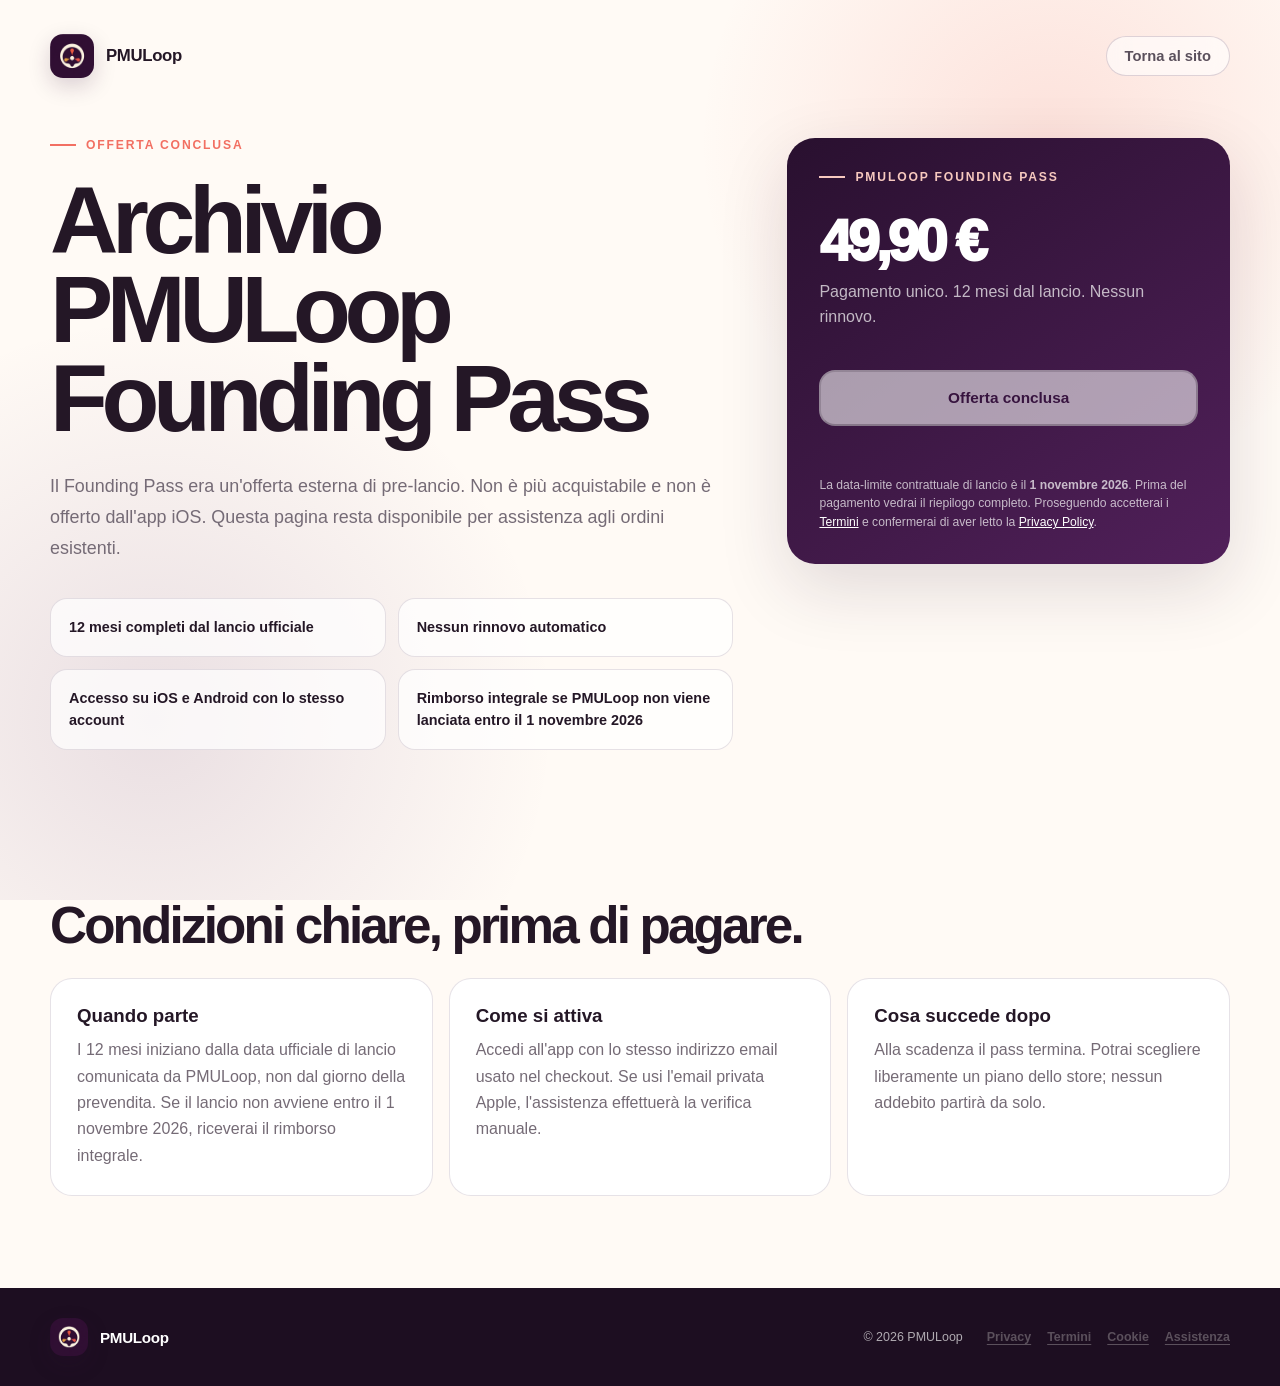
<file: founding-pass/index.html>
<!DOCTYPE html>
<html lang="it">
  <head>
    <meta charset="utf-8">
    <meta name="viewport" content="width=device-width, initial-scale=1">
    <meta name="theme-color" content="#301239">
    <meta name="robots" content="noindex, follow">
    <meta name="description" content="Archivio informativo dell'offerta storica PMULoop Founding Pass.">
    <meta name="pmuloop-checkout-endpoint" content="">
    <link rel="canonical" href="https://pmuloop.com/founding-pass/">
    <meta property="og:type" content="website">
    <meta property="og:locale" content="it_IT">
    <meta property="og:site_name" content="PMULoop">
    <meta property="og:url" content="https://pmuloop.com/founding-pass/">
    <meta property="og:title" content="Archivio PMULoop Founding Pass">
    <meta property="og:description" content="Offerta conclusa. Pagina conservata esclusivamente per l'assistenza agli ordini esistenti.">
    <meta property="og:image" content="https://pmuloop.com/assets/pmuloop-social-preview.png">
    <meta property="og:image:width" content="1200">
    <meta property="og:image:height" content="630">
    <meta property="og:image:alt" content="PMULoop, il workspace professionale per formule, pigmenti, lotti e ritocchi PMU">
    <meta name="twitter:card" content="summary_large_image">
    <meta name="twitter:title" content="Archivio PMULoop Founding Pass">
    <meta name="twitter:description" content="Offerta conclusa. Pagina conservata esclusivamente per l'assistenza agli ordini esistenti.">
    <meta name="twitter:image" content="https://pmuloop.com/assets/pmuloop-social-preview.png">
    <meta name="twitter:image:alt" content="PMULoop, il workspace professionale per formule, pigmenti, lotti e ritocchi PMU">
    <link rel="icon" type="image/png" sizes="192x192" href="/assets/icon-192.png">
    <link rel="apple-touch-icon" href="/assets/icon-192.png">
    <link rel="stylesheet" href="/styles.css">
    <title>Archivio PMULoop Founding Pass</title>
  </head>
  <body>
    <a class="skip-link" href="#contenuto">Vai al contenuto</a>
    <header class="site-header">
      <div class="container nav-shell">
        <a class="brand" href="/" aria-label="PMULoop, torna al sito">
          <img src="/assets/icon-192.png" alt="" width="44" height="44" decoding="async">
          <span>PMULoop</span>
        </a>
        <nav aria-label="Navigazione principale"><a class="nav-cta" href="/">Torna al sito</a></nav>
      </div>
    </header>

    <main id="contenuto">
      <section class="founding-page">
        <div class="container founding-grid">
          <div class="founding-copy">
            <p class="eyebrow"><span></span> Offerta conclusa</p>
            <h1>Archivio PMULoop Founding Pass</h1>
            <p class="founding-lead">
              Il Founding Pass era un'offerta esterna di pre-lancio. Non è più acquistabile
              e non è offerto dall'app iOS. Questa pagina resta disponibile per assistenza agli ordini esistenti.
            </p>
            <ul class="founding-benefits">
              <li>12 mesi completi dal lancio ufficiale</li>
              <li>Nessun rinnovo automatico</li>
              <li>Accesso su iOS e Android con lo stesso account</li>
              <li>Rimborso integrale se PMULoop non viene lanciata entro il 1 novembre 2026</li>
            </ul>
          </div>

          <aside class="founding-card" aria-labelledby="founding-price-title">
            <p class="eyebrow light"><span></span> PMULoop Founding Pass</p>
            <span class="price" id="founding-price-title">49,90 €</span>
            <p class="price-note">Pagamento unico. 12 mesi dal lancio. Nessun rinnovo.</p>
            <button class="button button-light" id="checkout-button" type="button" disabled>
              Offerta conclusa
            </button>
            <p class="checkout-status" id="checkout-status" role="status" aria-live="polite"></p>
            <p class="checkout-note">
              La data-limite contrattuale di lancio è il <strong>1 novembre 2026</strong>. Prima del pagamento
              vedrai il riepilogo completo. Proseguendo accetterai i
              <a href="/terms/">Termini</a> e confermerai di aver letto la
              <a href="/privacy/">Privacy Policy</a>.
            </p>
          </aside>
        </div>
      </section>

      <section class="founding-details">
        <div class="container">
          <h2>Condizioni chiare, prima di pagare.</h2>
          <div class="founding-details-grid">
            <article><h3>Quando parte</h3><p>I 12 mesi iniziano dalla data ufficiale di lancio comunicata da PMULoop, non dal giorno della prevendita. Se il lancio non avviene entro il 1 novembre 2026, riceverai il rimborso integrale.</p></article>
            <article><h3>Come si attiva</h3><p>Accedi all'app con lo stesso indirizzo email usato nel checkout. Se usi l'email privata Apple, l'assistenza effettuerà la verifica manuale.</p></article>
            <article><h3>Cosa succede dopo</h3><p>Alla scadenza il pass termina. Potrai scegliere liberamente un piano dello store; nessun addebito partirà da solo.</p></article>
          </div>
        </div>
      </section>
    </main>

    <footer>
      <div class="container footer-shell">
        <a class="brand brand-footer" href="/"><img src="/assets/icon-192.png" alt="" width="38" height="38" loading="lazy" decoding="async"><span>PMULoop</span></a>
        <div class="footer-meta"><p>© <span id="year">2026</span> PMULoop</p><nav class="legal-links" aria-label="Informazioni legali"><a href="/privacy/">Privacy</a><a href="/terms/">Termini</a><a href="/cookies/">Cookie</a><a href="/support/">Assistenza</a></nav></div>
      </div>
    </footer>
    <script src="/script.js"></script>
    <script src="/founding-pass/checkout.js"></script>
  </body>
</html>
</file>
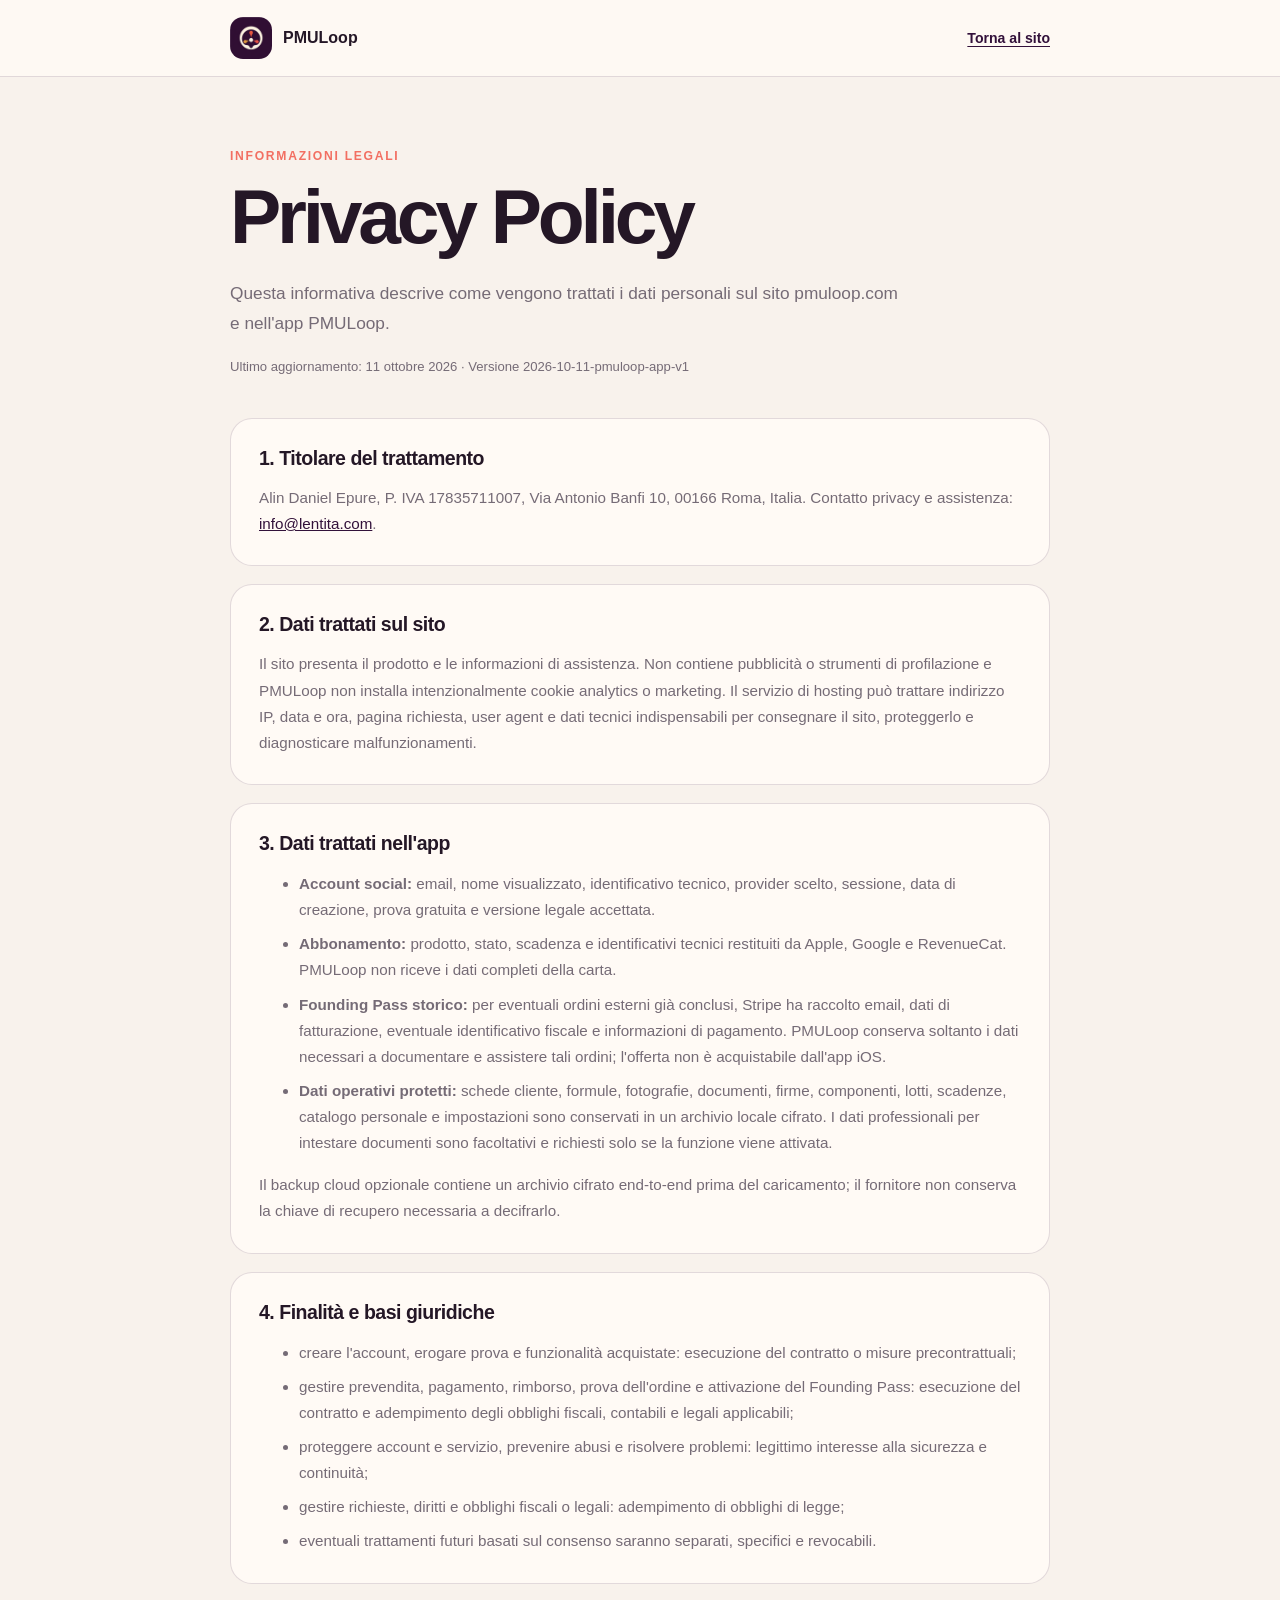
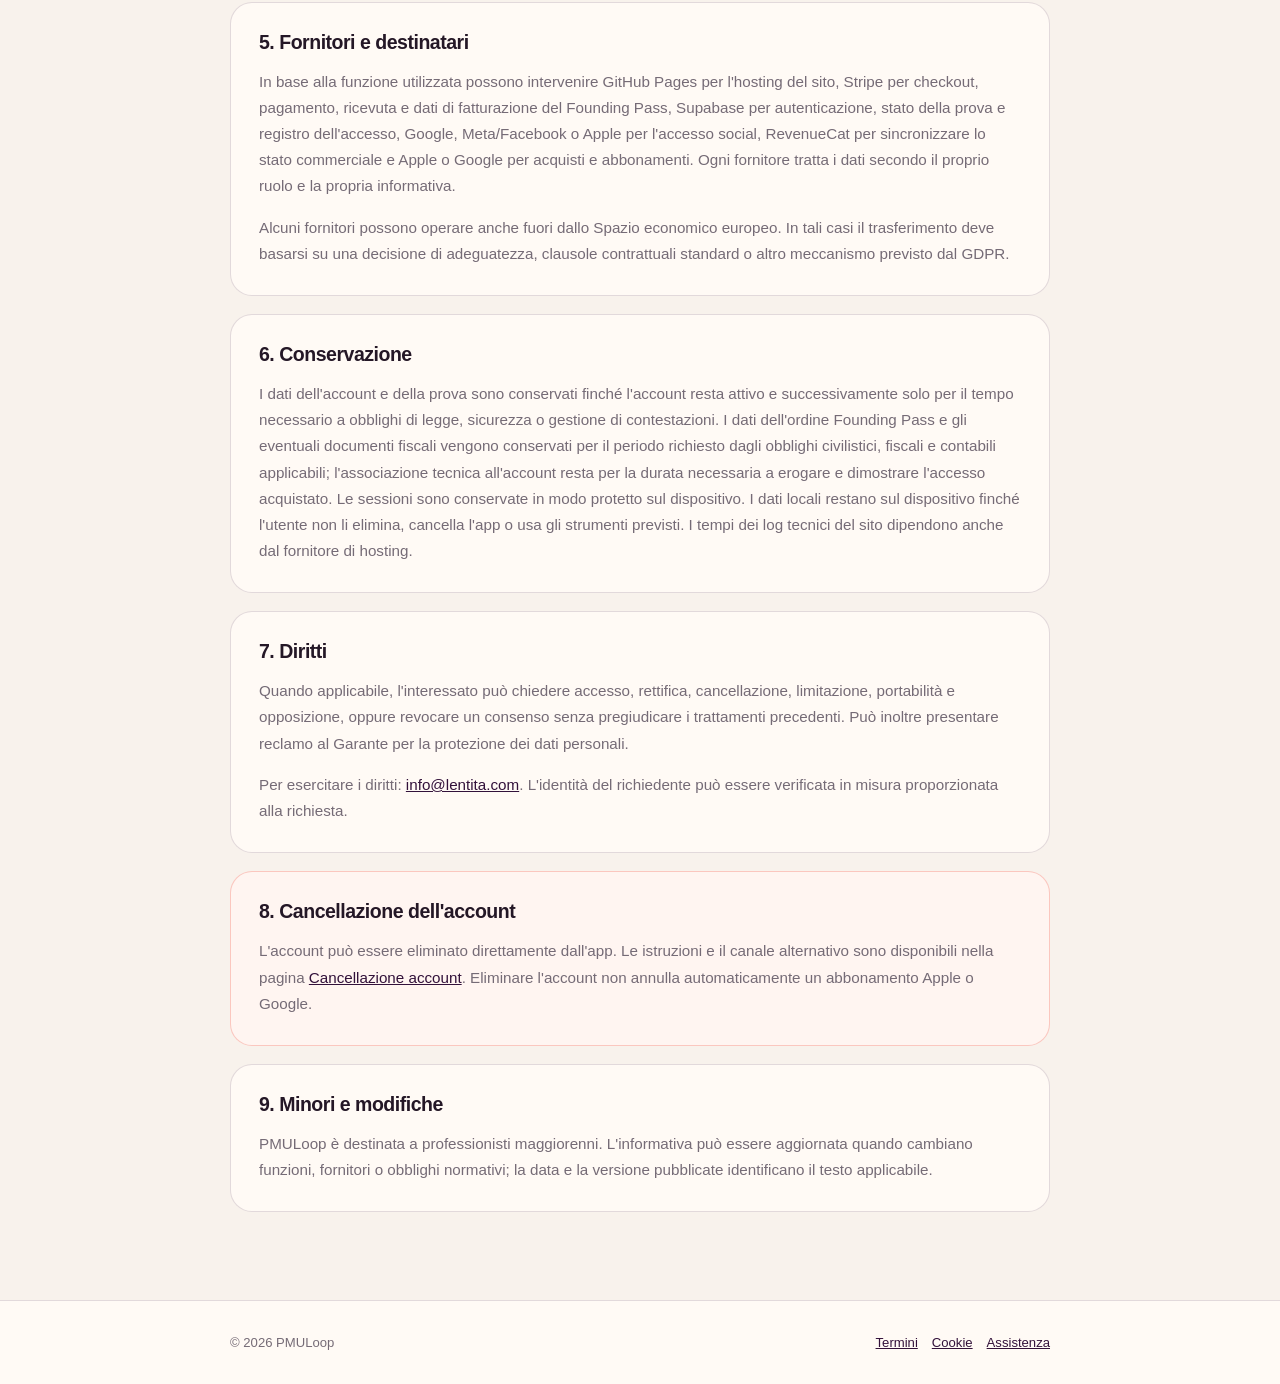
<file: privacy/index.html>
<!DOCTYPE html>
<html lang="it">
  <head>
    <meta charset="utf-8">
    <meta name="viewport" content="width=device-width, initial-scale=1">
    <meta name="robots" content="index, follow, max-image-preview:large">
    <meta name="description" content="Informativa privacy di PMULoop per sito, account e applicazione.">
    <link rel="canonical" href="https://pmuloop.com/privacy/">
    <link rel="icon" type="image/png" sizes="192x192" href="/assets/icon-192.png">
    <link rel="apple-touch-icon" href="/assets/icon-192.png">
    <link rel="stylesheet" href="/legal.css">
    <title>Privacy Policy — PMULoop</title>
  </head>
  <body>
    <header class="legal-header">
      <nav class="legal-nav" aria-label="Navigazione">
        <a class="legal-brand" href="/"><img src="/assets/icon-192.png" alt="" width="42" height="42" decoding="async"><span>PMULoop</span></a>
        <a class="back-link" href="/">Torna al sito</a>
      </nav>
    </header>
    <main class="legal-main">
      <p class="kicker">Informazioni legali</p>
      <h1>Privacy Policy</h1>
      <p class="intro">Questa informativa descrive come vengono trattati i dati personali sul sito pmuloop.com e nell'app PMULoop.</p>
      <p class="meta">Ultimo aggiornamento: 11 ottobre 2026 · Versione 2026-10-11-pmuloop-app-v1</p>

      <section class="legal-section">
        <h2>1. Titolare del trattamento</h2>
        <p>Alin Daniel Epure, P. IVA 17835711007, Via Antonio Banfi 10, 00166 Roma, Italia. Contatto privacy e assistenza: <a href="mailto:info@lentita.com">info@lentita.com</a>.</p>
      </section>

      <section class="legal-section">
        <h2>2. Dati trattati sul sito</h2>
        <p>Il sito presenta il prodotto e le informazioni di assistenza. Non contiene pubblicità o strumenti di profilazione e PMULoop non installa intenzionalmente cookie analytics o marketing. Il servizio di hosting può trattare indirizzo IP, data e ora, pagina richiesta, user agent e dati tecnici indispensabili per consegnare il sito, proteggerlo e diagnosticare malfunzionamenti.</p>
      </section>

      <section class="legal-section">
        <h2>3. Dati trattati nell'app</h2>
        <ul>
          <li><strong>Account social:</strong> email, nome visualizzato, identificativo tecnico, provider scelto, sessione, data di creazione, prova gratuita e versione legale accettata.</li>
          <li><strong>Abbonamento:</strong> prodotto, stato, scadenza e identificativi tecnici restituiti da Apple, Google e RevenueCat. PMULoop non riceve i dati completi della carta.</li>
          <li><strong>Founding Pass storico:</strong> per eventuali ordini esterni già conclusi, Stripe ha raccolto email, dati di fatturazione, eventuale identificativo fiscale e informazioni di pagamento. PMULoop conserva soltanto i dati necessari a documentare e assistere tali ordini; l'offerta non è acquistabile dall'app iOS.</li>
          <li><strong>Dati operativi protetti:</strong> schede cliente, formule, fotografie, documenti, firme, componenti, lotti, scadenze, catalogo personale e impostazioni sono conservati in un archivio locale cifrato. I dati professionali per intestare documenti sono facoltativi e richiesti solo se la funzione viene attivata.</li>
        </ul>
        <p>Il backup cloud opzionale contiene un archivio cifrato end-to-end prima del caricamento; il fornitore non conserva la chiave di recupero necessaria a decifrarlo.</p>
      </section>

      <section class="legal-section">
        <h2>4. Finalità e basi giuridiche</h2>
        <ul>
          <li>creare l'account, erogare prova e funzionalità acquistate: esecuzione del contratto o misure precontrattuali;</li>
          <li>gestire prevendita, pagamento, rimborso, prova dell'ordine e attivazione del Founding Pass: esecuzione del contratto e adempimento degli obblighi fiscali, contabili e legali applicabili;</li>
          <li>proteggere account e servizio, prevenire abusi e risolvere problemi: legittimo interesse alla sicurezza e continuità;</li>
          <li>gestire richieste, diritti e obblighi fiscali o legali: adempimento di obblighi di legge;</li>
          <li>eventuali trattamenti futuri basati sul consenso saranno separati, specifici e revocabili.</li>
        </ul>
      </section>

      <section class="legal-section">
        <h2>5. Fornitori e destinatari</h2>
        <p>In base alla funzione utilizzata possono intervenire GitHub Pages per l'hosting del sito, Stripe per checkout, pagamento, ricevuta e dati di fatturazione del Founding Pass, Supabase per autenticazione, stato della prova e registro dell'accesso, Google, Meta/Facebook o Apple per l'accesso social, RevenueCat per sincronizzare lo stato commerciale e Apple o Google per acquisti e abbonamenti. Ogni fornitore tratta i dati secondo il proprio ruolo e la propria informativa.</p>
        <p>Alcuni fornitori possono operare anche fuori dallo Spazio economico europeo. In tali casi il trasferimento deve basarsi su una decisione di adeguatezza, clausole contrattuali standard o altro meccanismo previsto dal GDPR.</p>
      </section>

      <section class="legal-section">
        <h2>6. Conservazione</h2>
        <p>I dati dell'account e della prova sono conservati finché l'account resta attivo e successivamente solo per il tempo necessario a obblighi di legge, sicurezza o gestione di contestazioni. I dati dell'ordine Founding Pass e gli eventuali documenti fiscali vengono conservati per il periodo richiesto dagli obblighi civilistici, fiscali e contabili applicabili; l'associazione tecnica all'account resta per la durata necessaria a erogare e dimostrare l'accesso acquistato. Le sessioni sono conservate in modo protetto sul dispositivo. I dati locali restano sul dispositivo finché l'utente non li elimina, cancella l'app o usa gli strumenti previsti. I tempi dei log tecnici del sito dipendono anche dal fornitore di hosting.</p>
      </section>

      <section class="legal-section">
        <h2>7. Diritti</h2>
        <p>Quando applicabile, l'interessato può chiedere accesso, rettifica, cancellazione, limitazione, portabilità e opposizione, oppure revocare un consenso senza pregiudicare i trattamenti precedenti. Può inoltre presentare reclamo al Garante per la protezione dei dati personali.</p>
        <p>Per esercitare i diritti: <a href="mailto:info@lentita.com">info@lentita.com</a>. L'identità del richiedente può essere verificata in misura proporzionata alla richiesta.</p>
      </section>

      <section class="legal-section notice">
        <h2>8. Cancellazione dell'account</h2>
        <p>L'account può essere eliminato direttamente dall'app. Le istruzioni e il canale alternativo sono disponibili nella pagina <a href="/account-deletion/">Cancellazione account</a>. Eliminare l'account non annulla automaticamente un abbonamento Apple o Google.</p>
      </section>

      <section class="legal-section">
        <h2>9. Minori e modifiche</h2>
        <p>PMULoop è destinata a professionisti maggiorenni. L'informativa può essere aggiornata quando cambiano funzioni, fornitori o obblighi normativi; la data e la versione pubblicate identificano il testo applicabile.</p>
      </section>
    </main>
    <footer class="legal-footer"><div class="legal-footer-inner"><span>© 2026 PMULoop</span><nav class="legal-footer-links"><a href="/terms/">Termini</a><a href="/cookies/">Cookie</a><a href="/support/">Assistenza</a></nav></div></footer>
  </body>
</html>
</file>
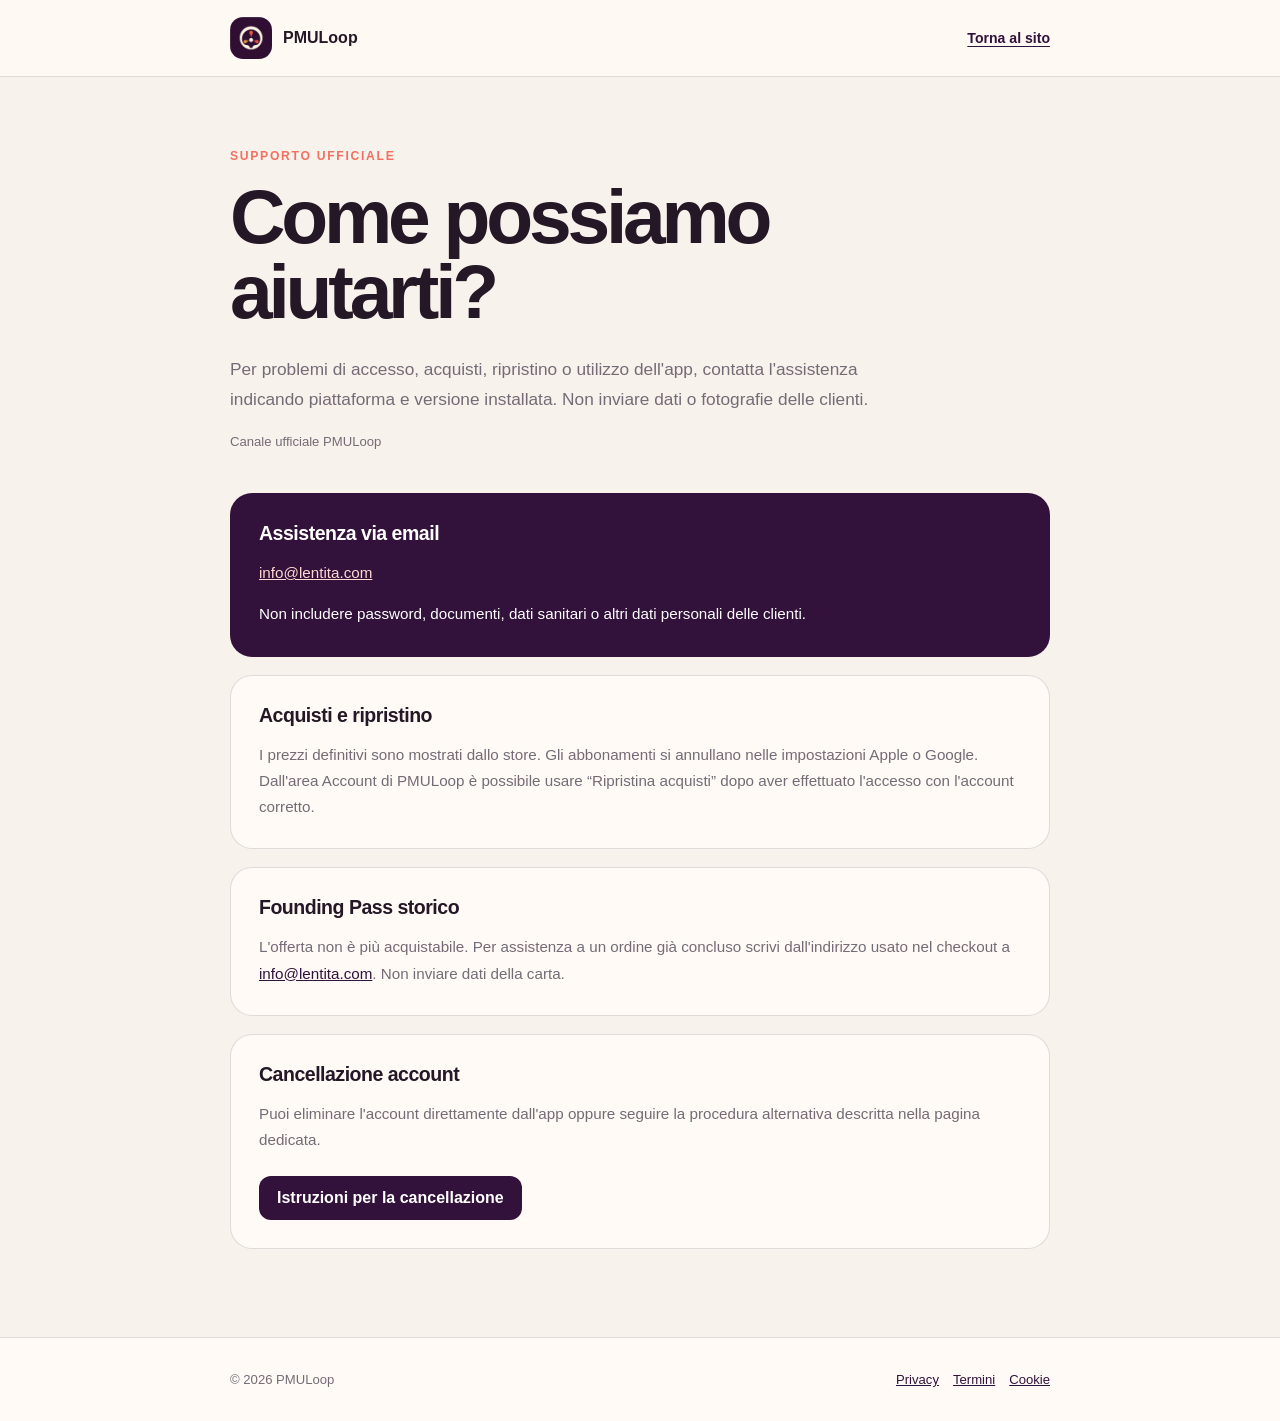
<file: support/index.html>
<!DOCTYPE html>
<html lang="it">
  <head>
    <meta charset="utf-8">
    <meta name="viewport" content="width=device-width, initial-scale=1">
    <meta name="robots" content="index, follow, max-image-preview:large">
    <meta name="description" content="Assistenza e contatti ufficiali PMULoop.">
    <link rel="canonical" href="https://pmuloop.com/support/">
    <link rel="icon" type="image/png" sizes="192x192" href="/assets/icon-192.png">
    <link rel="apple-touch-icon" href="/assets/icon-192.png">
    <link rel="stylesheet" href="/legal.css">
    <title>Assistenza — PMULoop</title>
  </head>
  <body>
    <header class="legal-header"><nav class="legal-nav" aria-label="Navigazione"><a class="legal-brand" href="/"><img src="/assets/icon-192.png" alt="" width="42" height="42" decoding="async"><span>PMULoop</span></a><a class="back-link" href="/">Torna al sito</a></nav></header>
    <main class="legal-main">
      <p class="kicker">Supporto ufficiale</p>
      <h1>Come possiamo aiutarti?</h1>
      <p class="intro">Per problemi di accesso, acquisti, ripristino o utilizzo dell'app, contatta l'assistenza indicando piattaforma e versione installata. Non inviare dati o fotografie delle clienti.</p>
      <p class="meta">Canale ufficiale PMULoop</p>
      <section class="legal-section contact-card"><h2>Assistenza via email</h2><p><a href="mailto:info@lentita.com?subject=Assistenza%20PMULoop">info@lentita.com</a></p><p>Non includere password, documenti, dati sanitari o altri dati personali delle clienti.</p></section>
      <section class="legal-section"><h2>Acquisti e ripristino</h2><p>I prezzi definitivi sono mostrati dallo store. Gli abbonamenti si annullano nelle impostazioni Apple o Google. Dall'area Account di PMULoop è possibile usare “Ripristina acquisti” dopo aver effettuato l'accesso con l'account corretto.</p></section>
      <section class="legal-section"><h2>Founding Pass storico</h2><p>L'offerta non è più acquistabile. Per assistenza a un ordine già concluso scrivi dall'indirizzo usato nel checkout a <a href="mailto:info@lentita.com?subject=Assistenza%20PMULoop%20Founding%20Pass">info@lentita.com</a>. Non inviare dati della carta.</p></section>
      <section class="legal-section"><h2>Cancellazione account</h2><p>Puoi eliminare l'account direttamente dall'app oppure seguire la procedura alternativa descritta nella pagina dedicata.</p><a class="button" href="/account-deletion/">Istruzioni per la cancellazione</a></section>
    </main>
    <footer class="legal-footer"><div class="legal-footer-inner"><span>© 2026 PMULoop</span><nav class="legal-footer-links"><a href="/privacy/">Privacy</a><a href="/terms/">Termini</a><a href="/cookies/">Cookie</a></nav></div></footer>
  </body>
</html>
</file>
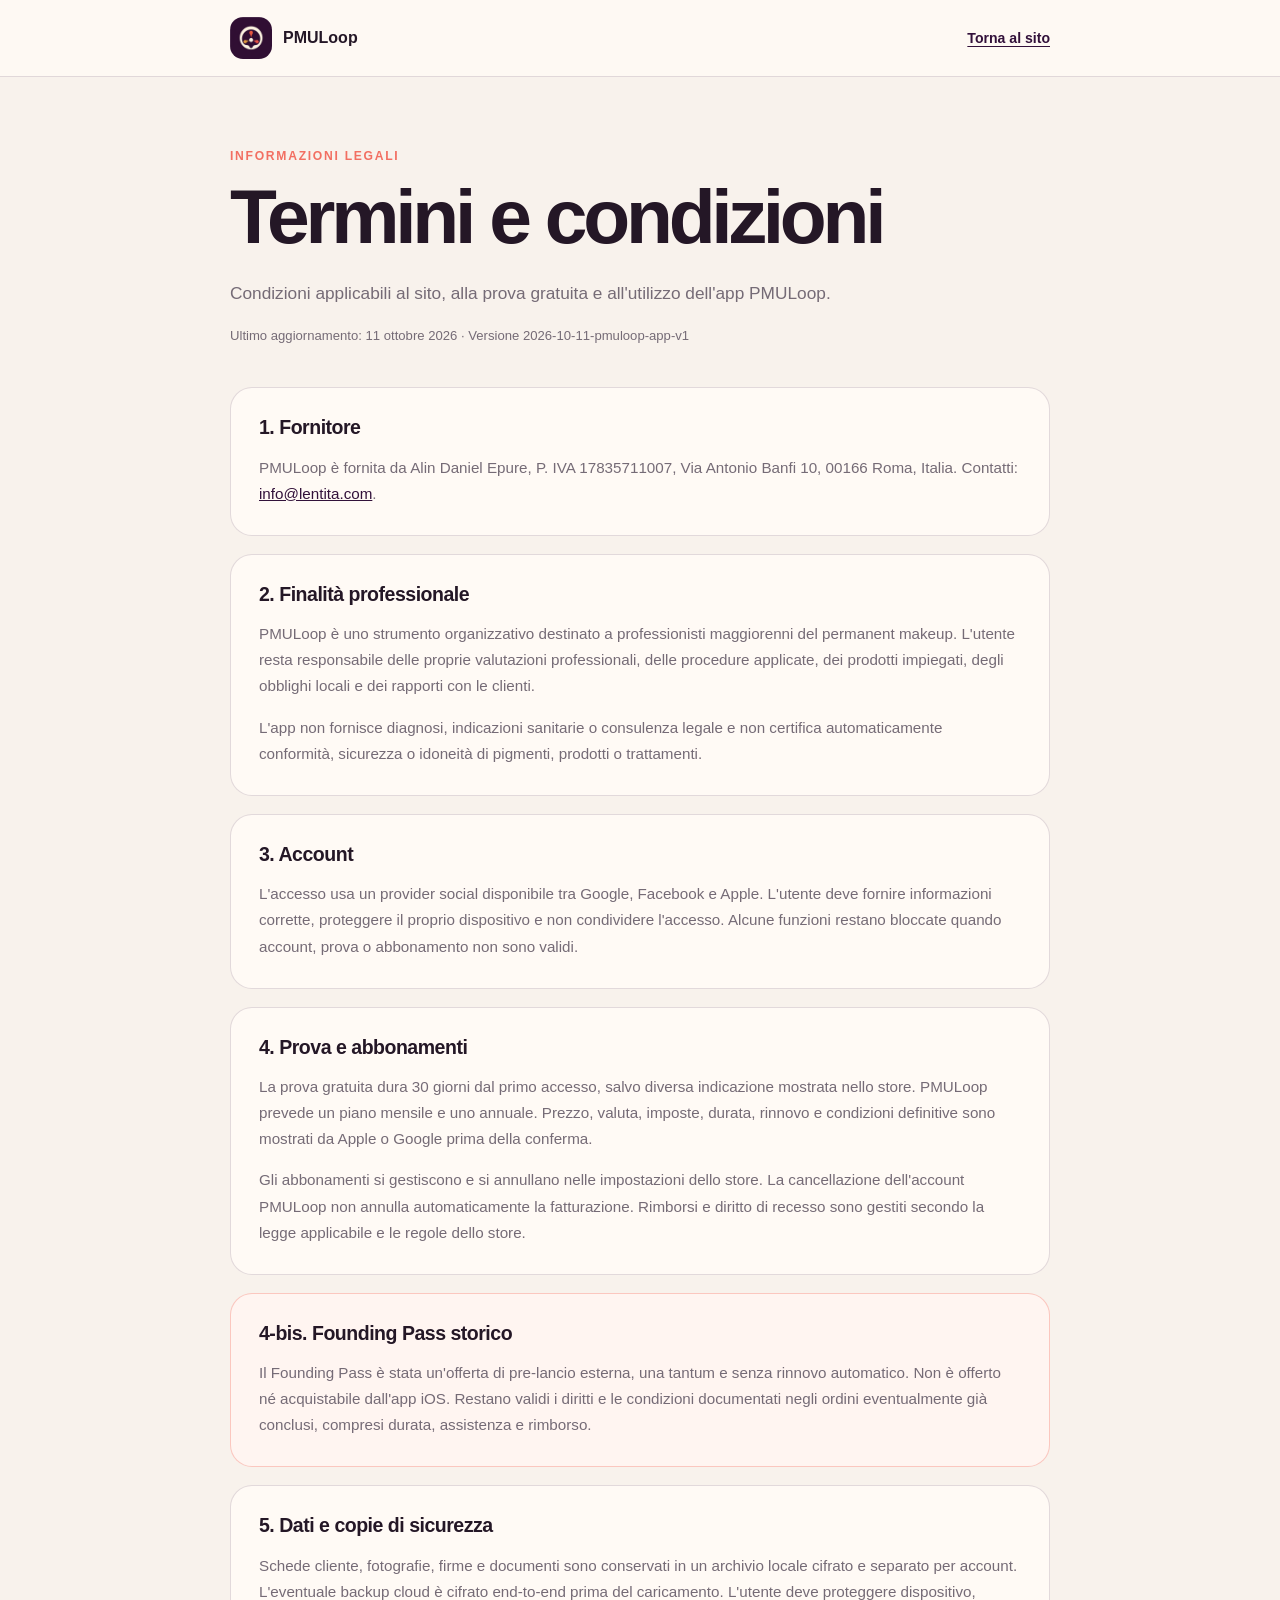
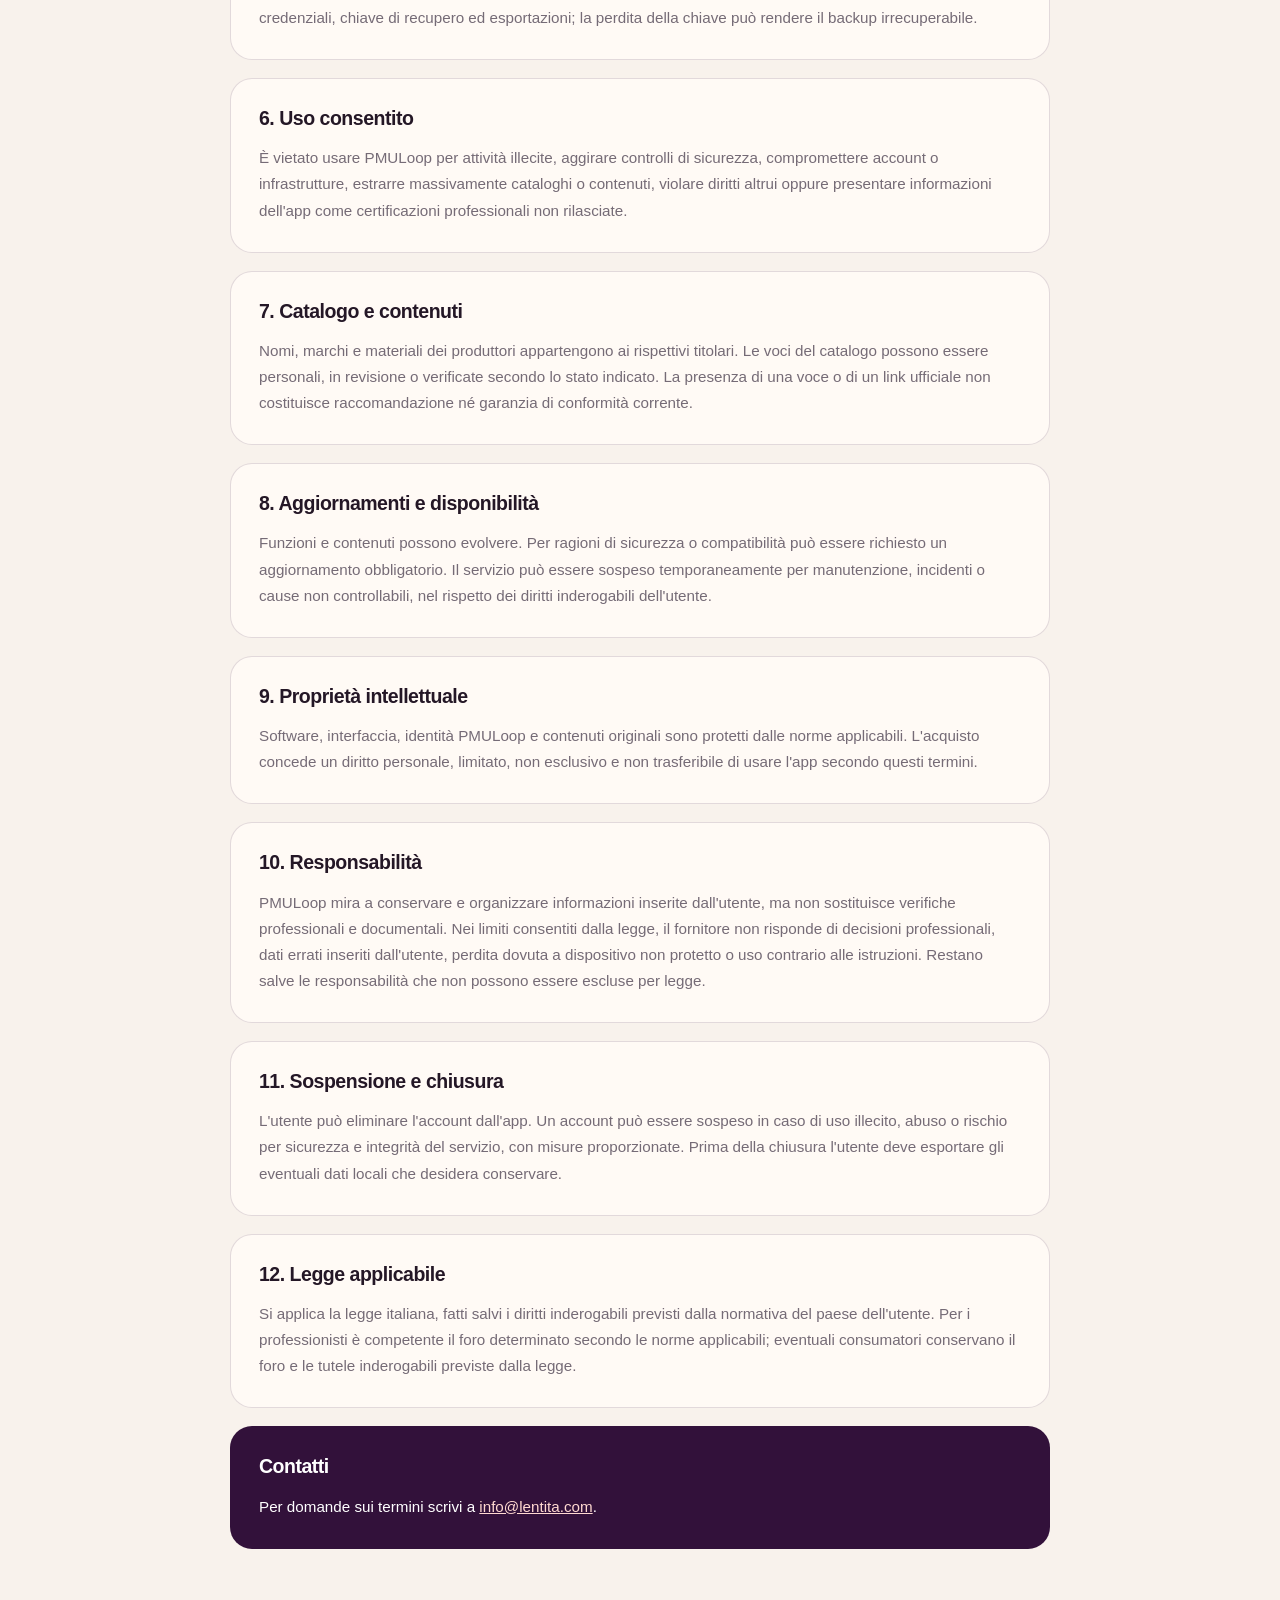
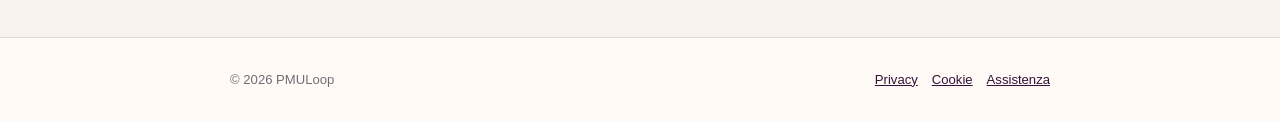
<file: terms/index.html>
<!DOCTYPE html>
<html lang="it">
  <head>
    <meta charset="utf-8">
    <meta name="viewport" content="width=device-width, initial-scale=1">
    <meta name="robots" content="index, follow, max-image-preview:large">
    <meta name="description" content="Termini e condizioni di PMULoop.">
    <link rel="canonical" href="https://pmuloop.com/terms/">
    <link rel="icon" type="image/png" sizes="192x192" href="/assets/icon-192.png">
    <link rel="apple-touch-icon" href="/assets/icon-192.png">
    <link rel="stylesheet" href="/legal.css">
    <title>Termini e condizioni — PMULoop</title>
  </head>
  <body>
    <header class="legal-header"><nav class="legal-nav" aria-label="Navigazione"><a class="legal-brand" href="/"><img src="/assets/icon-192.png" alt="" width="42" height="42" decoding="async"><span>PMULoop</span></a><a class="back-link" href="/">Torna al sito</a></nav></header>
    <main class="legal-main">
      <p class="kicker">Informazioni legali</p>
      <h1>Termini e condizioni</h1>
      <p class="intro">Condizioni applicabili al sito, alla prova gratuita e all'utilizzo dell'app PMULoop.</p>
      <p class="meta">Ultimo aggiornamento: 11 ottobre 2026 · Versione 2026-10-11-pmuloop-app-v1</p>

      <section class="legal-section"><h2>1. Fornitore</h2><p>PMULoop è fornita da Alin Daniel Epure, P. IVA 17835711007, Via Antonio Banfi 10, 00166 Roma, Italia. Contatti: <a href="mailto:info@lentita.com">info@lentita.com</a>.</p></section>
      <section class="legal-section"><h2>2. Finalità professionale</h2><p>PMULoop è uno strumento organizzativo destinato a professionisti maggiorenni del permanent makeup. L'utente resta responsabile delle proprie valutazioni professionali, delle procedure applicate, dei prodotti impiegati, degli obblighi locali e dei rapporti con le clienti.</p><p>L'app non fornisce diagnosi, indicazioni sanitarie o consulenza legale e non certifica automaticamente conformità, sicurezza o idoneità di pigmenti, prodotti o trattamenti.</p></section>
      <section class="legal-section"><h2>3. Account</h2><p>L'accesso usa un provider social disponibile tra Google, Facebook e Apple. L'utente deve fornire informazioni corrette, proteggere il proprio dispositivo e non condividere l'accesso. Alcune funzioni restano bloccate quando account, prova o abbonamento non sono validi.</p></section>
      <section class="legal-section"><h2>4. Prova e abbonamenti</h2><p>La prova gratuita dura 30 giorni dal primo accesso, salvo diversa indicazione mostrata nello store. PMULoop prevede un piano mensile e uno annuale. Prezzo, valuta, imposte, durata, rinnovo e condizioni definitive sono mostrati da Apple o Google prima della conferma.</p><p>Gli abbonamenti si gestiscono e si annullano nelle impostazioni dello store. La cancellazione dell'account PMULoop non annulla automaticamente la fatturazione. Rimborsi e diritto di recesso sono gestiti secondo la legge applicabile e le regole dello store.</p></section>
      <section class="legal-section notice"><h2>4-bis. Founding Pass storico</h2><p>Il Founding Pass è stata un'offerta di pre-lancio esterna, una tantum e senza rinnovo automatico. Non è offerto né acquistabile dall'app iOS. Restano validi i diritti e le condizioni documentati negli ordini eventualmente già conclusi, compresi durata, assistenza e rimborso.</p></section>
      <section class="legal-section"><h2>5. Dati e copie di sicurezza</h2><p>Schede cliente, fotografie, firme e documenti sono conservati in un archivio locale cifrato e separato per account. L'eventuale backup cloud è cifrato end-to-end prima del caricamento. L'utente deve proteggere dispositivo, credenziali, chiave di recupero ed esportazioni; la perdita della chiave può rendere il backup irrecuperabile.</p></section>
      <section class="legal-section"><h2>6. Uso consentito</h2><p>È vietato usare PMULoop per attività illecite, aggirare controlli di sicurezza, compromettere account o infrastrutture, estrarre massivamente cataloghi o contenuti, violare diritti altrui oppure presentare informazioni dell'app come certificazioni professionali non rilasciate.</p></section>
      <section class="legal-section"><h2>7. Catalogo e contenuti</h2><p>Nomi, marchi e materiali dei produttori appartengono ai rispettivi titolari. Le voci del catalogo possono essere personali, in revisione o verificate secondo lo stato indicato. La presenza di una voce o di un link ufficiale non costituisce raccomandazione né garanzia di conformità corrente.</p></section>
      <section class="legal-section"><h2>8. Aggiornamenti e disponibilità</h2><p>Funzioni e contenuti possono evolvere. Per ragioni di sicurezza o compatibilità può essere richiesto un aggiornamento obbligatorio. Il servizio può essere sospeso temporaneamente per manutenzione, incidenti o cause non controllabili, nel rispetto dei diritti inderogabili dell'utente.</p></section>
      <section class="legal-section"><h2>9. Proprietà intellettuale</h2><p>Software, interfaccia, identità PMULoop e contenuti originali sono protetti dalle norme applicabili. L'acquisto concede un diritto personale, limitato, non esclusivo e non trasferibile di usare l'app secondo questi termini.</p></section>
      <section class="legal-section"><h2>10. Responsabilità</h2><p>PMULoop mira a conservare e organizzare informazioni inserite dall'utente, ma non sostituisce verifiche professionali e documentali. Nei limiti consentiti dalla legge, il fornitore non risponde di decisioni professionali, dati errati inseriti dall'utente, perdita dovuta a dispositivo non protetto o uso contrario alle istruzioni. Restano salve le responsabilità che non possono essere escluse per legge.</p></section>
      <section class="legal-section"><h2>11. Sospensione e chiusura</h2><p>L'utente può eliminare l'account dall'app. Un account può essere sospeso in caso di uso illecito, abuso o rischio per sicurezza e integrità del servizio, con misure proporzionate. Prima della chiusura l'utente deve esportare gli eventuali dati locali che desidera conservare.</p></section>
      <section class="legal-section"><h2>12. Legge applicabile</h2><p>Si applica la legge italiana, fatti salvi i diritti inderogabili previsti dalla normativa del paese dell'utente. Per i professionisti è competente il foro determinato secondo le norme applicabili; eventuali consumatori conservano il foro e le tutele inderogabili previste dalla legge.</p></section>
      <section class="legal-section contact-card"><h2>Contatti</h2><p>Per domande sui termini scrivi a <a href="mailto:info@lentita.com">info@lentita.com</a>.</p></section>
    </main>
    <footer class="legal-footer"><div class="legal-footer-inner"><span>© 2026 PMULoop</span><nav class="legal-footer-links"><a href="/privacy/">Privacy</a><a href="/cookies/">Cookie</a><a href="/support/">Assistenza</a></nav></div></footer>
  </body>
</html>
</file>
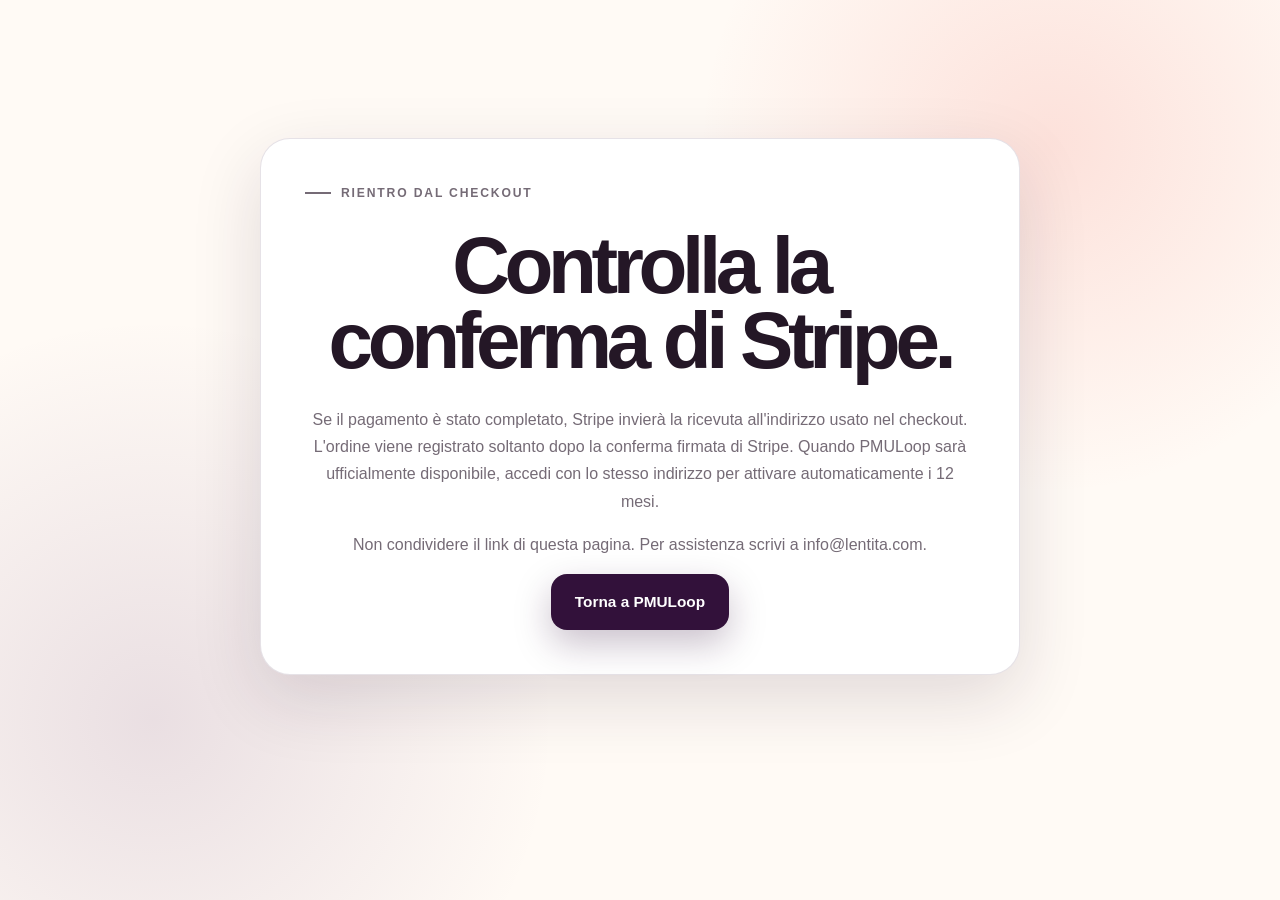
<file: founding-pass/success/index.html>
<!DOCTYPE html>
<html lang="it">
  <head>
    <meta charset="utf-8">
    <meta name="viewport" content="width=device-width, initial-scale=1">
    <meta name="robots" content="noindex, nofollow">
    <link rel="icon" type="image/png" sizes="192x192" href="/assets/icon-192.png">
    <link rel="apple-touch-icon" href="/assets/icon-192.png">
    <link rel="stylesheet" href="/styles.css">
    <title>Grazie — PMULoop Founding Pass</title>
  </head>
  <body>
    <main class="founding-page" id="contenuto">
      <div class="container">
        <section class="success-card">
          <p class="eyebrow"><span></span> Rientro dal checkout</p>
          <h1>Controlla la conferma di Stripe.</h1>
          <p>Se il pagamento è stato completato, Stripe invierà la ricevuta all'indirizzo usato nel checkout. L'ordine viene registrato soltanto dopo la conferma firmata di Stripe. Quando PMULoop sarà ufficialmente disponibile, accedi con lo stesso indirizzo per attivare automaticamente i 12 mesi.</p>
          <p>Non condividere il link di questa pagina. Per assistenza scrivi a <a href="mailto:info@lentita.com?subject=PMULoop%20Founding%20Pass">info@lentita.com</a>.</p>
          <a class="button button-primary" href="/">Torna a PMULoop</a>
        </section>
      </div>
    </main>
  </body>
</html>
</file>
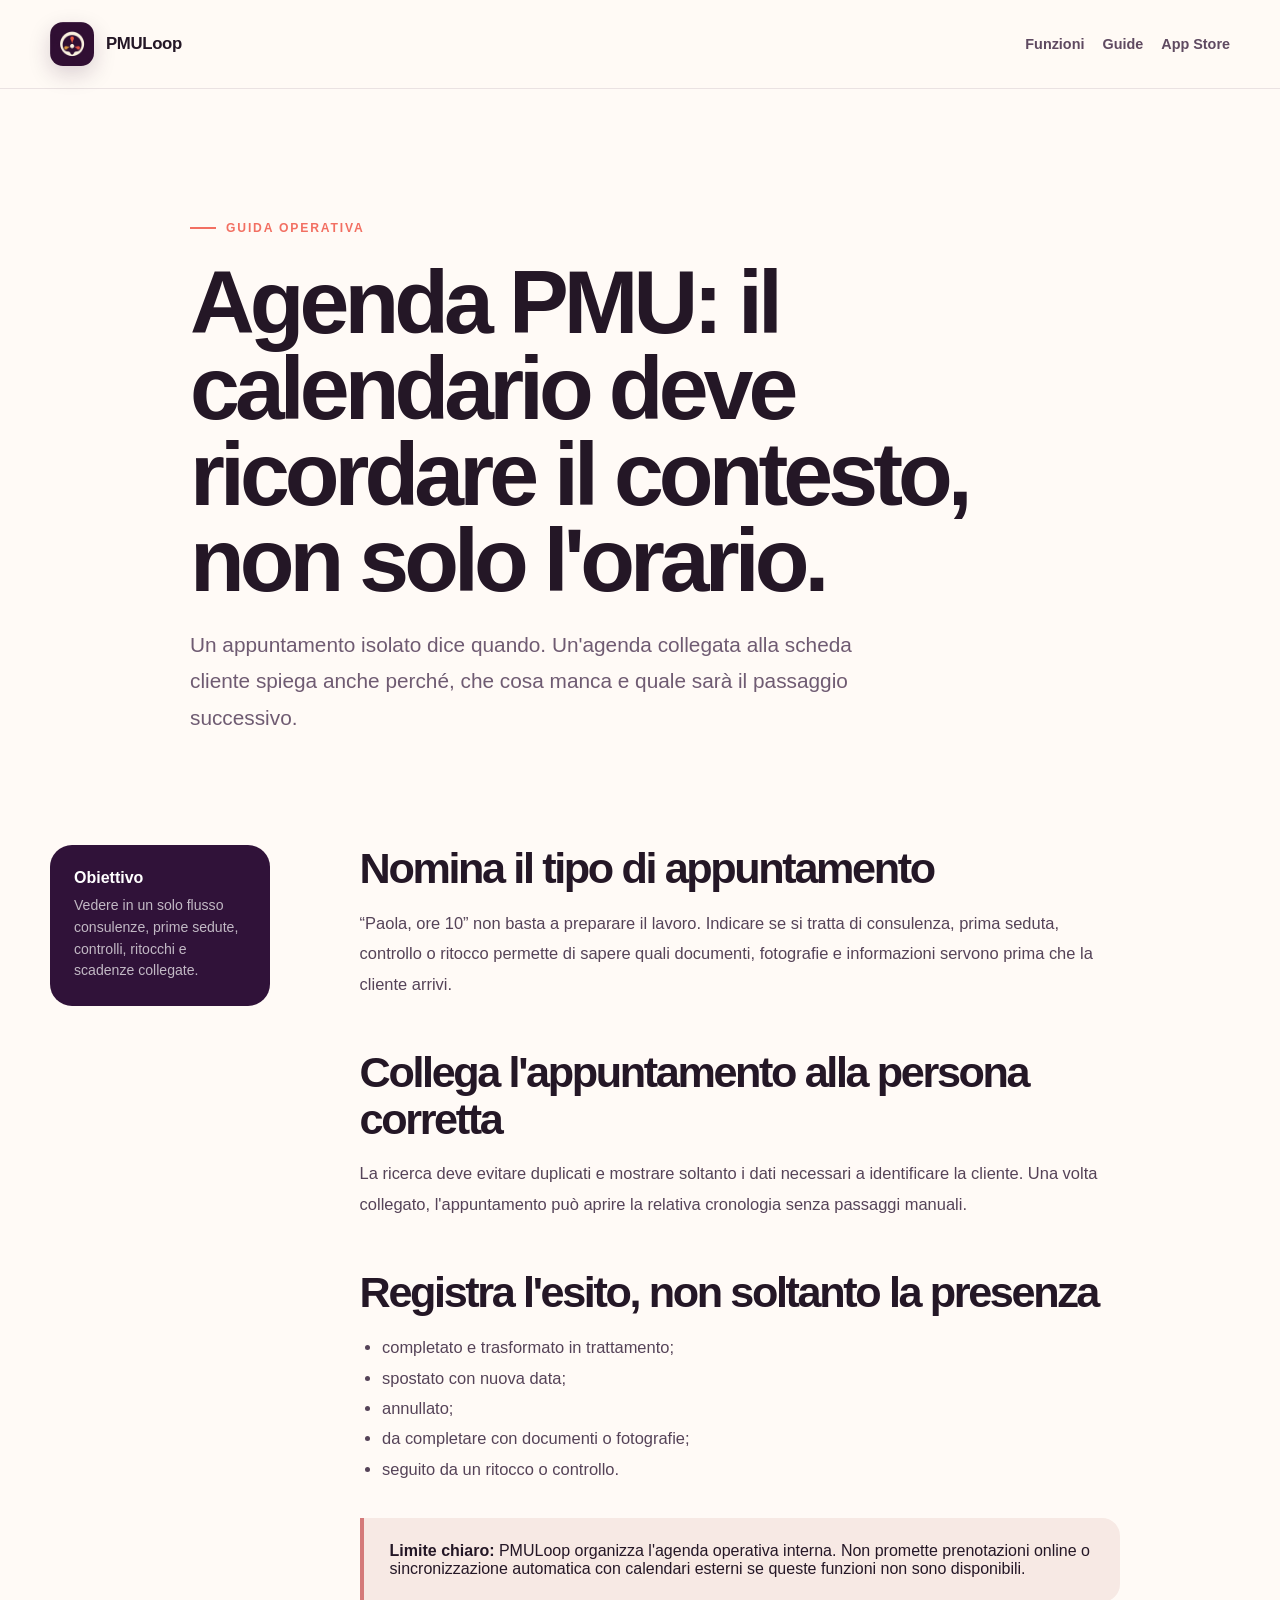
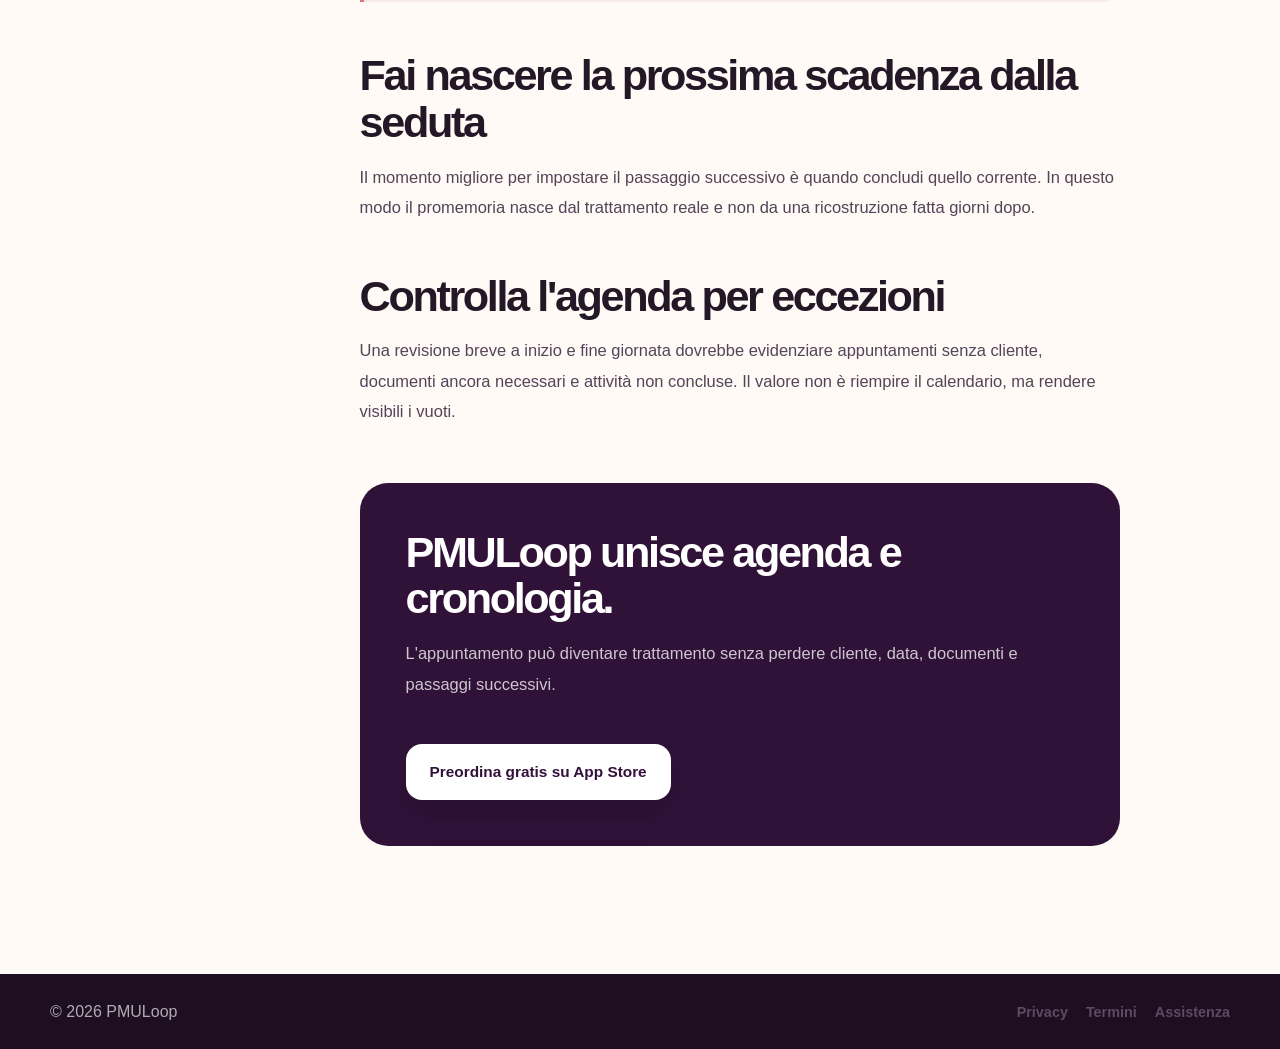
<file: guide/agenda-pmu-ritocchi-scadenze/index.html>
<!doctype html>
<html lang="it">
<head>
  <meta charset="utf-8">
  <meta name="viewport" content="width=device-width, initial-scale=1">
  <meta name="robots" content="index,follow,max-image-preview:large">
  <title>Agenda PMU: appuntamenti, ritocchi e scadenze | PMULoop</title>
  <meta name="description" content="Come organizzare un'agenda PMU collegando appuntamenti, trattamenti, ritocchi e scadenze alla scheda corretta.">
  <link rel="canonical" href="https://pmuloop.com/guide/agenda-pmu-ritocchi-scadenze/">
  <link rel="icon" type="image/png" sizes="192x192" href="/assets/icon-192.png">
  <link rel="stylesheet" href="/styles.css">
  <script type="application/ld+json">{"@context":"https://schema.org","@type":"Article","headline":"Agenda PMU: appuntamenti, ritocchi e scadenze","description":"Come collegare l'agenda PMU alla cronologia della cliente e del trattamento.","datePublished":"2026-10-22","dateModified":"2026-10-22","inLanguage":"it-IT","mainEntityOfPage":"https://pmuloop.com/guide/agenda-pmu-ritocchi-scadenze/","author":{"@type":"Organization","name":"PMULoop"},"publisher":{"@type":"Organization","name":"PMULoop","url":"https://pmuloop.com/"}}</script>
</head>
<body class="resource-page">
  <a class="skip-link" href="#contenuto">Vai al contenuto</a>
  <header class="resource-header"><div class="container"><a class="brand" href="/"><img src="/assets/icon-192.png" alt="" width="44" height="44"><span>PMULoop</span></a><nav aria-label="Navigazione"><a href="/#funzioni">Funzioni</a><a href="/#risorse">Guide</a><a data-track="app-store" href="https://apps.apple.com/it/app/pmuloop/id6805815193?itscg=30200&amp;itsct=pmuloop_website" rel="noopener">App Store</a></nav></div></header>
  <main id="contenuto">
    <section class="resource-hero"><div class="container resource-hero-copy"><p class="eyebrow"><span></span> Guida operativa</p><h1>Agenda PMU: il calendario deve ricordare il contesto, non solo l'orario.</h1><p class="lead">Un appuntamento isolato dice quando. Un'agenda collegata alla scheda cliente spiega anche perché, che cosa manca e quale sarà il passaggio successivo.</p></div></section>
    <article class="container resource-article">
      <aside class="resource-aside"><strong>Obiettivo</strong><span>Vedere in un solo flusso consulenze, prime sedute, controlli, ritocchi e scadenze collegate.</span></aside>
      <div class="resource-body">
        <h2>Nomina il tipo di appuntamento</h2>
        <p>“Paola, ore 10” non basta a preparare il lavoro. Indicare se si tratta di consulenza, prima seduta, controllo o ritocco permette di sapere quali documenti, fotografie e informazioni servono prima che la cliente arrivi.</p>
        <h2>Collega l'appuntamento alla persona corretta</h2>
        <p>La ricerca deve evitare duplicati e mostrare soltanto i dati necessari a identificare la cliente. Una volta collegato, l'appuntamento può aprire la relativa cronologia senza passaggi manuali.</p>
        <h2>Registra l'esito, non soltanto la presenza</h2>
        <ul><li>completato e trasformato in trattamento;</li><li>spostato con nuova data;</li><li>annullato;</li><li>da completare con documenti o fotografie;</li><li>seguito da un ritocco o controllo.</li></ul>
        <div class="resource-note"><strong>Limite chiaro:</strong> PMULoop organizza l'agenda operativa interna. Non promette prenotazioni online o sincronizzazione automatica con calendari esterni se queste funzioni non sono disponibili.</div>
        <h2>Fai nascere la prossima scadenza dalla seduta</h2>
        <p>Il momento migliore per impostare il passaggio successivo è quando concludi quello corrente. In questo modo il promemoria nasce dal trattamento reale e non da una ricostruzione fatta giorni dopo.</p>
        <h2>Controlla l'agenda per eccezioni</h2>
        <p>Una revisione breve a inizio e fine giornata dovrebbe evidenziare appuntamenti senza cliente, documenti ancora necessari e attività non concluse. Il valore non è riempire il calendario, ma rendere visibili i vuoti.</p>
        <section class="resource-cta"><h2>PMULoop unisce agenda e cronologia.</h2><p>L'appuntamento può diventare trattamento senza perdere cliente, data, documenti e passaggi successivi.</p><a class="button button-light" data-track="app-store" href="https://apps.apple.com/it/app/pmuloop/id6805815193?itscg=30200&amp;itsct=pmuloop_website" rel="noopener">Preordina gratis su App Store</a></section>
      </div>
    </article>
  </main>
  <footer class="resource-footer"><div class="container"><span>© <span id="year">2026</span> PMULoop</span><nav><a href="/privacy/">Privacy</a><a href="/terms/">Termini</a><a href="/support/">Assistenza</a></nav></div></footer>
  <script src="/script.js"></script>
</body>
</html>
</file>
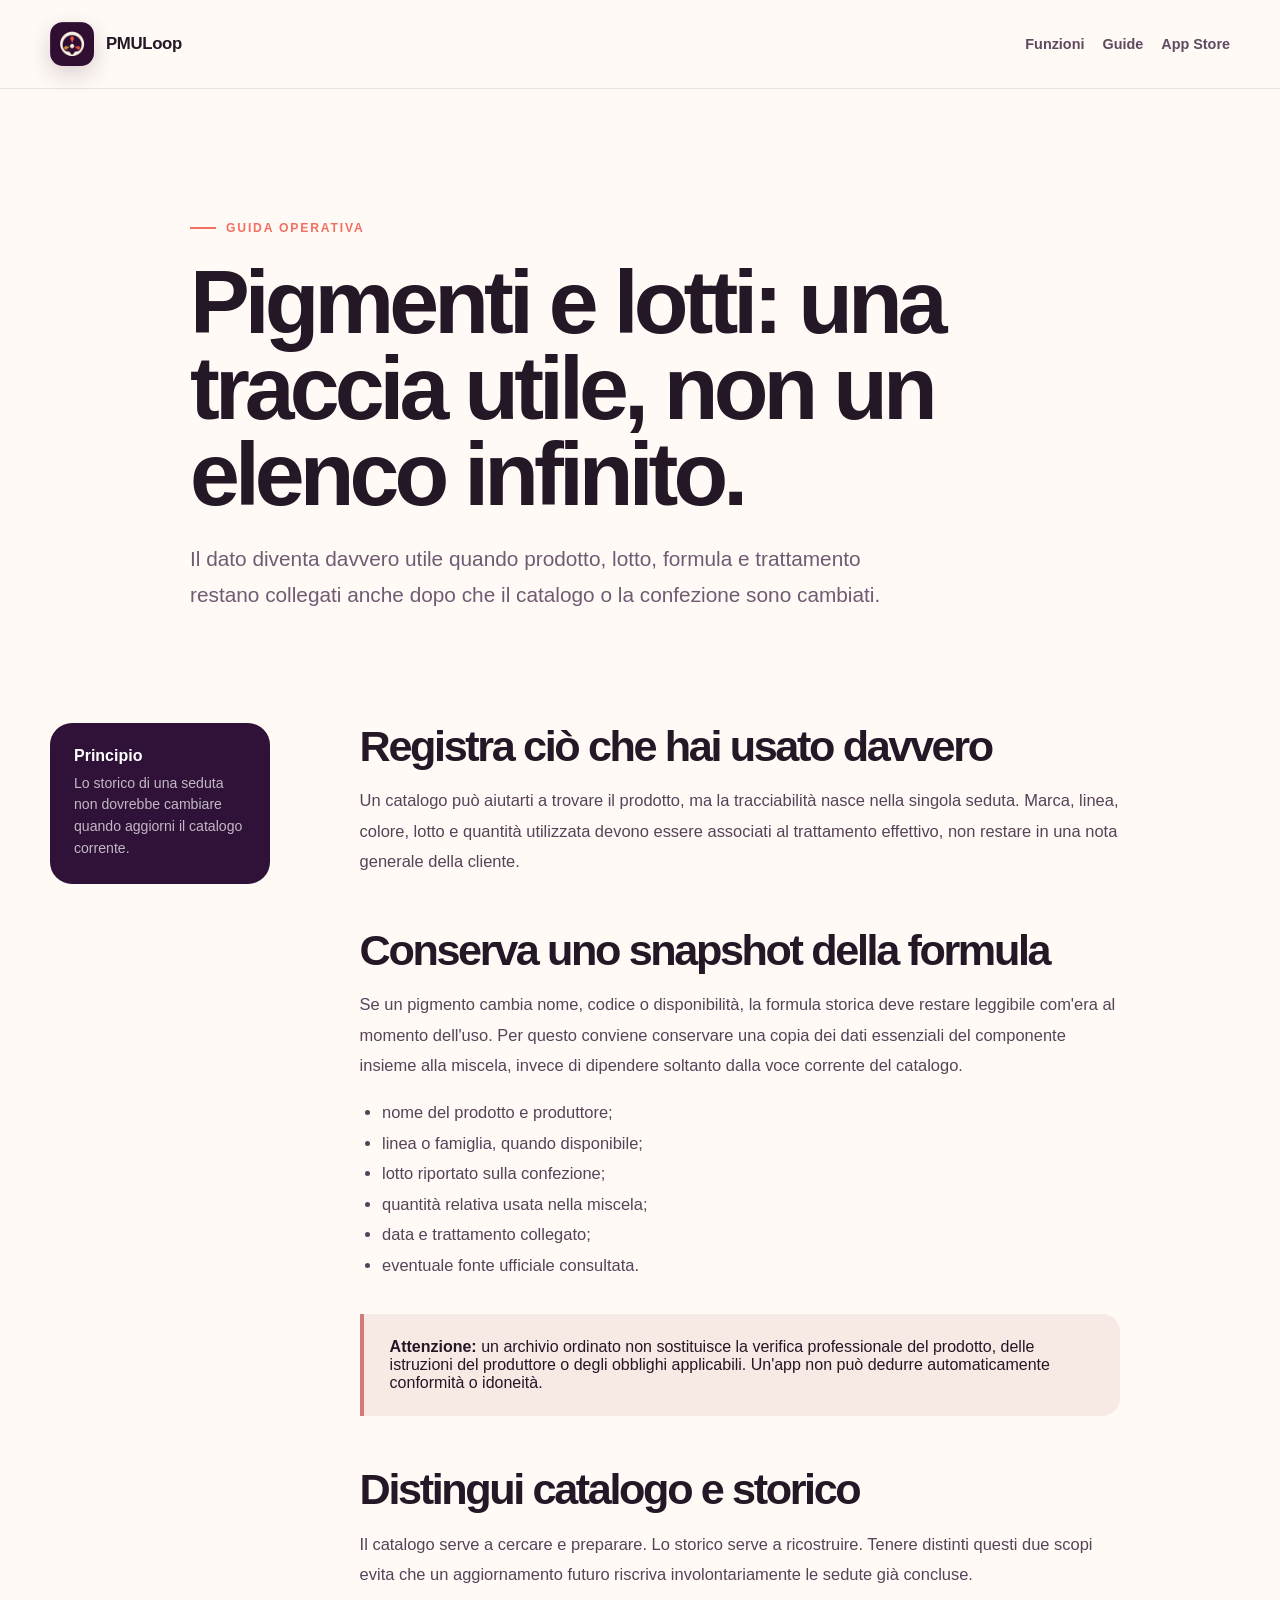
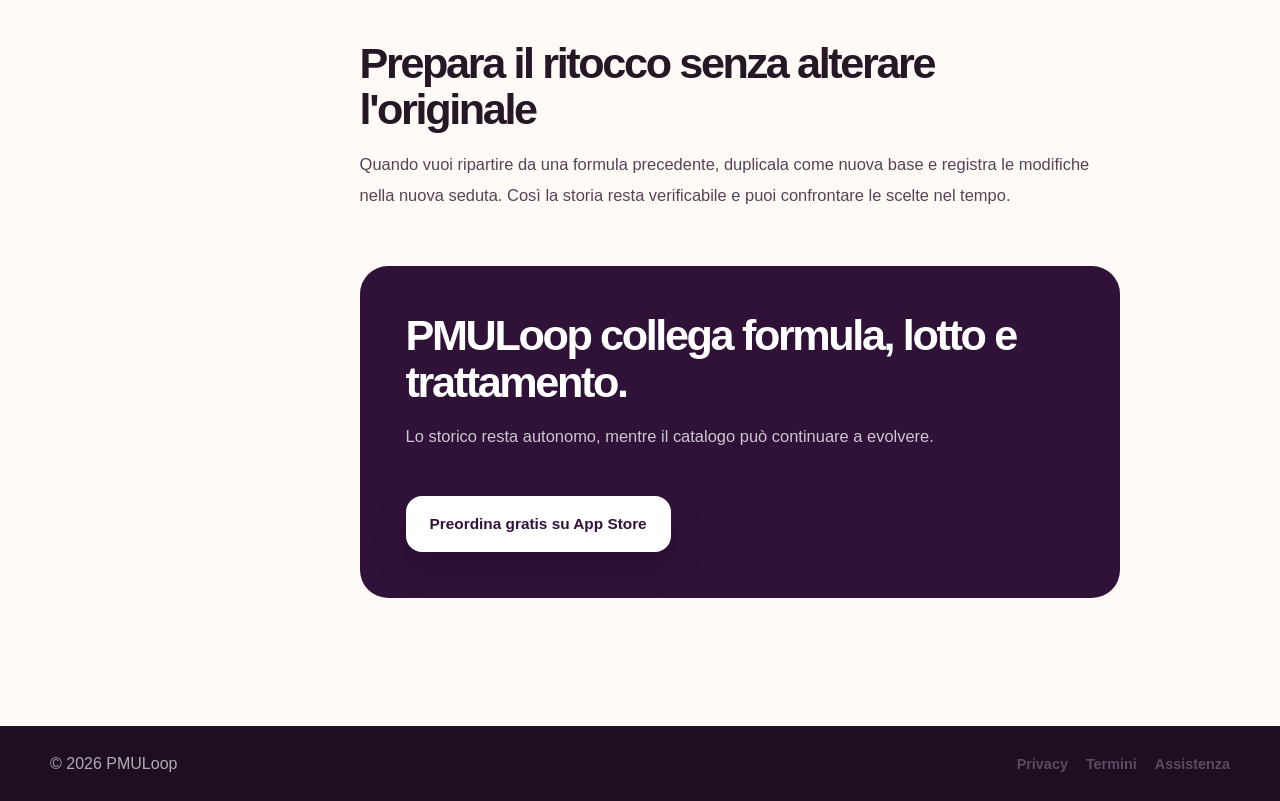
<file: guide/pigmenti-lotti-tracciabilita/index.html>
<!doctype html>
<html lang="it">
<head>
  <meta charset="utf-8">
  <meta name="viewport" content="width=device-width, initial-scale=1">
  <meta name="robots" content="index,follow,max-image-preview:large">
  <title>Pigmenti e lotti PMU: organizzare la tracciabilità | PMULoop</title>
  <meta name="description" content="Metodo operativo per collegare pigmenti, lotti, formule e trattamenti PMU mantenendo uno storico leggibile e verificabile.">
  <link rel="canonical" href="https://pmuloop.com/guide/pigmenti-lotti-tracciabilita/">
  <link rel="icon" type="image/png" sizes="192x192" href="/assets/icon-192.png">
  <link rel="stylesheet" href="/styles.css">
  <script type="application/ld+json">{"@context":"https://schema.org","@type":"Article","headline":"Pigmenti e lotti PMU: come organizzare la tracciabilità","description":"Un metodo operativo per collegare prodotto, lotto, formula e trattamento PMU.","datePublished":"2026-10-22","dateModified":"2026-10-22","inLanguage":"it-IT","mainEntityOfPage":"https://pmuloop.com/guide/pigmenti-lotti-tracciabilita/","author":{"@type":"Organization","name":"PMULoop"},"publisher":{"@type":"Organization","name":"PMULoop","url":"https://pmuloop.com/"}}</script>
</head>
<body class="resource-page">
  <a class="skip-link" href="#contenuto">Vai al contenuto</a>
  <header class="resource-header"><div class="container"><a class="brand" href="/"><img src="/assets/icon-192.png" alt="" width="44" height="44"><span>PMULoop</span></a><nav aria-label="Navigazione"><a href="/#funzioni">Funzioni</a><a href="/#risorse">Guide</a><a data-track="app-store" href="https://apps.apple.com/it/app/pmuloop/id6805815193?itscg=30200&amp;itsct=pmuloop_website" rel="noopener">App Store</a></nav></div></header>
  <main id="contenuto">
    <section class="resource-hero"><div class="container resource-hero-copy"><p class="eyebrow"><span></span> Guida operativa</p><h1>Pigmenti e lotti: una traccia utile, non un elenco infinito.</h1><p class="lead">Il dato diventa davvero utile quando prodotto, lotto, formula e trattamento restano collegati anche dopo che il catalogo o la confezione sono cambiati.</p></div></section>
    <article class="container resource-article">
      <aside class="resource-aside"><strong>Principio</strong><span>Lo storico di una seduta non dovrebbe cambiare quando aggiorni il catalogo corrente.</span></aside>
      <div class="resource-body">
        <h2>Registra ciò che hai usato davvero</h2>
        <p>Un catalogo può aiutarti a trovare il prodotto, ma la tracciabilità nasce nella singola seduta. Marca, linea, colore, lotto e quantità utilizzata devono essere associati al trattamento effettivo, non restare in una nota generale della cliente.</p>
        <h2>Conserva uno snapshot della formula</h2>
        <p>Se un pigmento cambia nome, codice o disponibilità, la formula storica deve restare leggibile com'era al momento dell'uso. Per questo conviene conservare una copia dei dati essenziali del componente insieme alla miscela, invece di dipendere soltanto dalla voce corrente del catalogo.</p>
        <ul><li>nome del prodotto e produttore;</li><li>linea o famiglia, quando disponibile;</li><li>lotto riportato sulla confezione;</li><li>quantità relativa usata nella miscela;</li><li>data e trattamento collegato;</li><li>eventuale fonte ufficiale consultata.</li></ul>
        <div class="resource-note"><strong>Attenzione:</strong> un archivio ordinato non sostituisce la verifica professionale del prodotto, delle istruzioni del produttore o degli obblighi applicabili. Un'app non può dedurre automaticamente conformità o idoneità.</div>
        <h2>Distingui catalogo e storico</h2>
        <p>Il catalogo serve a cercare e preparare. Lo storico serve a ricostruire. Tenere distinti questi due scopi evita che un aggiornamento futuro riscriva involontariamente le sedute già concluse.</p>
        <h2>Prepara il ritocco senza alterare l'originale</h2>
        <p>Quando vuoi ripartire da una formula precedente, duplicala come nuova base e registra le modifiche nella nuova seduta. Così la storia resta verificabile e puoi confrontare le scelte nel tempo.</p>
        <section class="resource-cta"><h2>PMULoop collega formula, lotto e trattamento.</h2><p>Lo storico resta autonomo, mentre il catalogo può continuare a evolvere.</p><a class="button button-light" data-track="app-store" href="https://apps.apple.com/it/app/pmuloop/id6805815193?itscg=30200&amp;itsct=pmuloop_website" rel="noopener">Preordina gratis su App Store</a></section>
      </div>
    </article>
  </main>
  <footer class="resource-footer"><div class="container"><span>© <span id="year">2026</span> PMULoop</span><nav><a href="/privacy/">Privacy</a><a href="/terms/">Termini</a><a href="/support/">Assistenza</a></nav></div></footer>
  <script src="/script.js"></script>
</body>
</html>
</file>
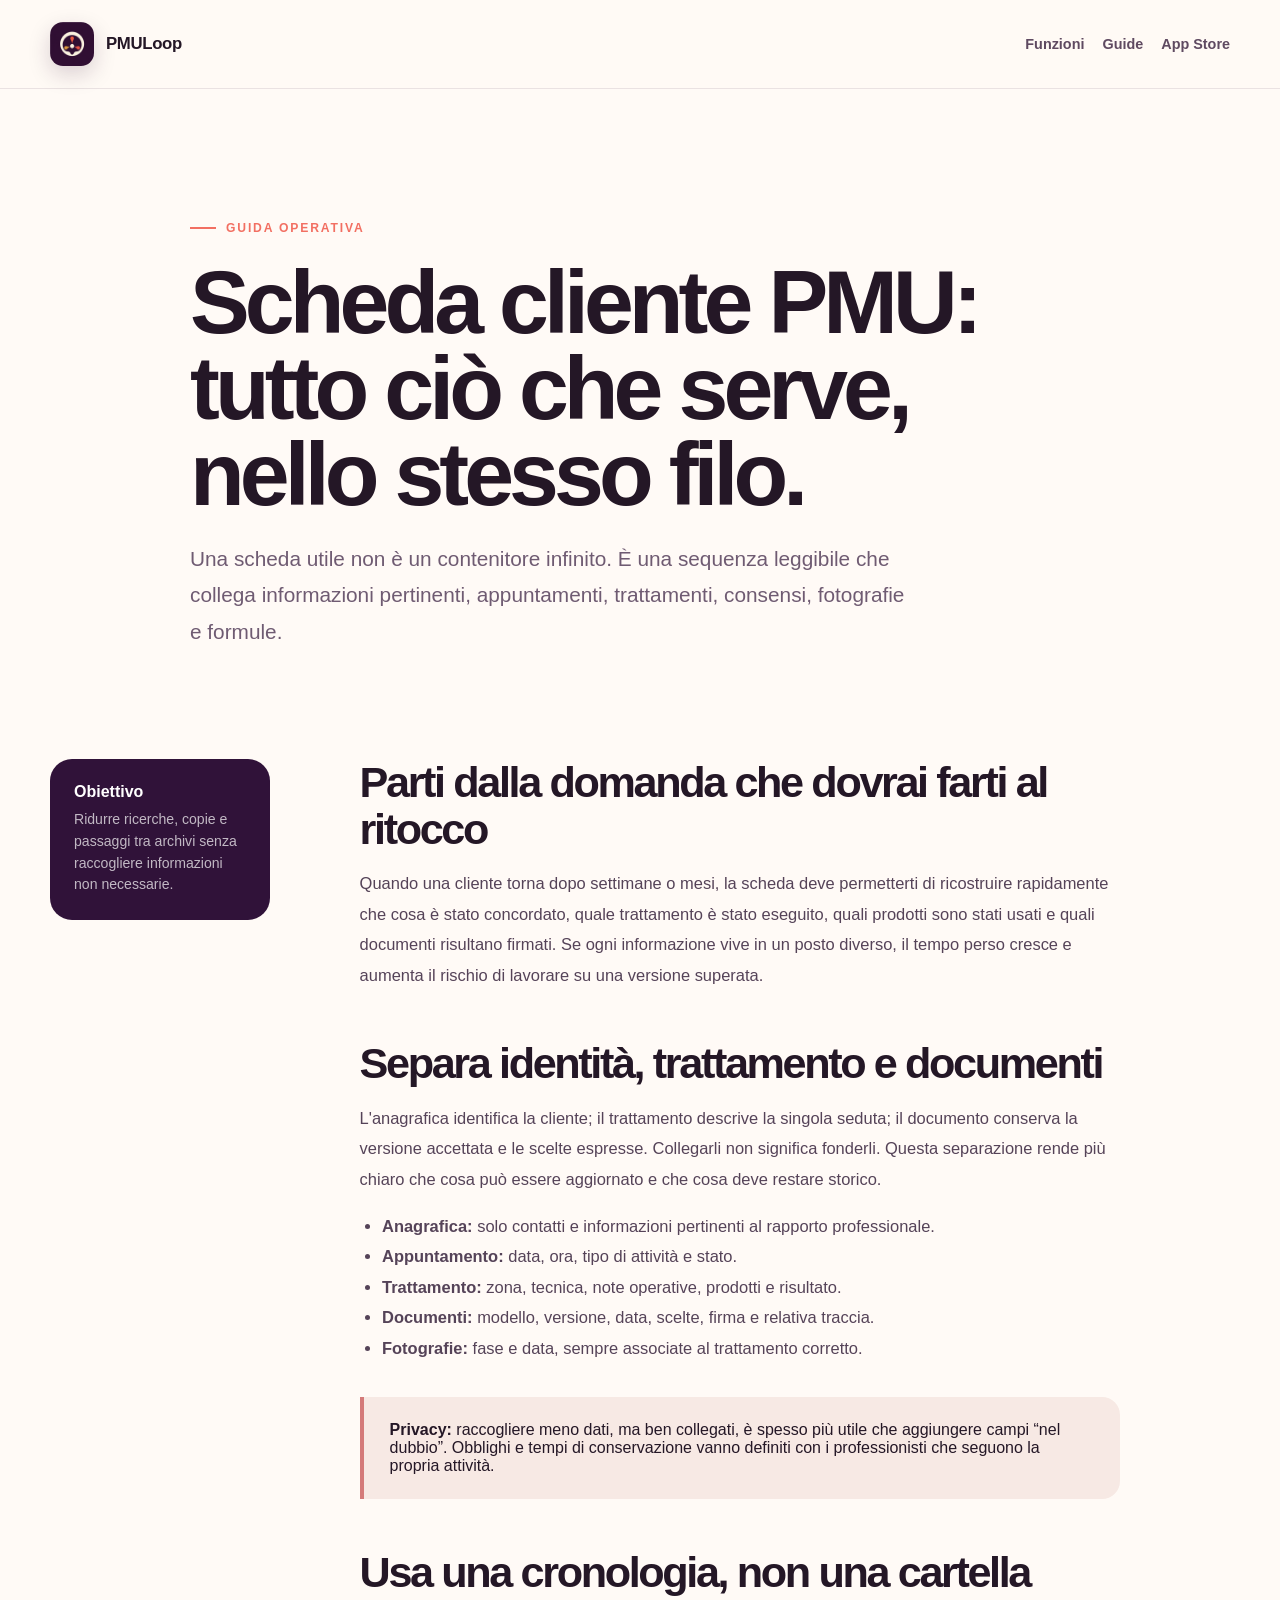
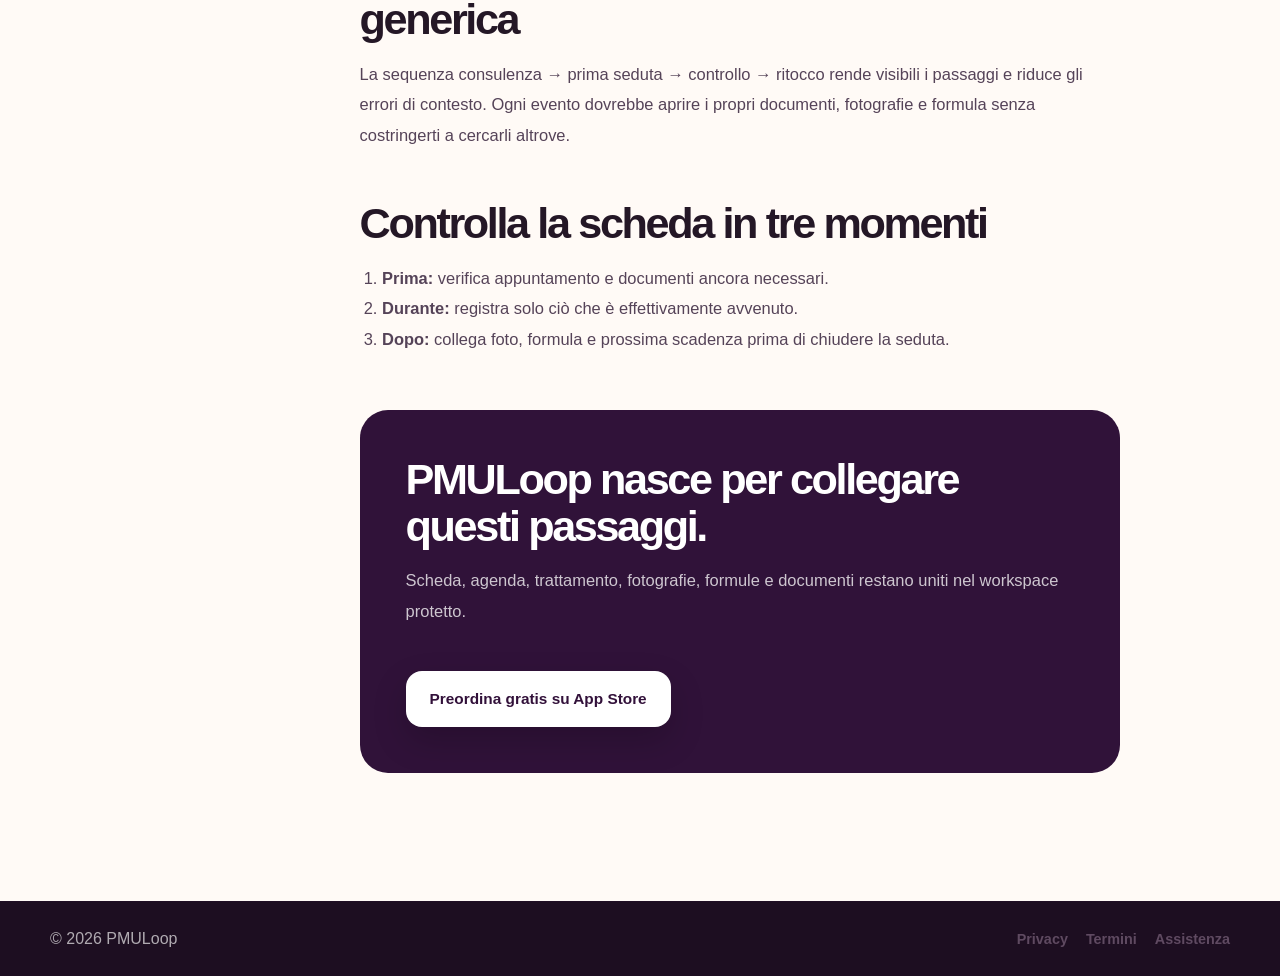
<file: guide/scheda-cliente-pmu/index.html>
<!doctype html>
<html lang="it">
<head>
  <meta charset="utf-8">
  <meta name="viewport" content="width=device-width, initial-scale=1">
  <meta name="robots" content="index,follow,max-image-preview:large">
  <title>Scheda cliente PMU: consensi, foto e trattamenti | PMULoop</title>
  <meta name="description" content="Come organizzare una scheda cliente PMU collegando consensi, fotografie, trattamenti e formule senza moltiplicare archivi e copie.">
  <link rel="canonical" href="https://pmuloop.com/guide/scheda-cliente-pmu/">
  <link rel="icon" type="image/png" sizes="192x192" href="/assets/icon-192.png">
  <link rel="stylesheet" href="/styles.css">
  <script type="application/ld+json">{"@context":"https://schema.org","@type":"Article","headline":"Scheda cliente PMU: come tenere insieme consensi, foto e trattamenti","description":"Un metodo operativo per organizzare le informazioni della cliente PMU senza moltiplicare archivi e copie.","datePublished":"2026-10-22","dateModified":"2026-10-22","inLanguage":"it-IT","mainEntityOfPage":"https://pmuloop.com/guide/scheda-cliente-pmu/","author":{"@type":"Organization","name":"PMULoop"},"publisher":{"@type":"Organization","name":"PMULoop","url":"https://pmuloop.com/"}}</script>
</head>
<body class="resource-page">
  <a class="skip-link" href="#contenuto">Vai al contenuto</a>
  <header class="resource-header"><div class="container"><a class="brand" href="/"><img src="/assets/icon-192.png" alt="" width="44" height="44"><span>PMULoop</span></a><nav aria-label="Navigazione"><a href="/#funzioni">Funzioni</a><a href="/#risorse">Guide</a><a data-track="app-store" href="https://apps.apple.com/it/app/pmuloop/id6805815193?itscg=30200&amp;itsct=pmuloop_website" rel="noopener">App Store</a></nav></div></header>
  <main id="contenuto">
    <section class="resource-hero"><div class="container resource-hero-copy"><p class="eyebrow"><span></span> Guida operativa</p><h1>Scheda cliente PMU: tutto ciò che serve, nello stesso filo.</h1><p class="lead">Una scheda utile non è un contenitore infinito. È una sequenza leggibile che collega informazioni pertinenti, appuntamenti, trattamenti, consensi, fotografie e formule.</p></div></section>
    <article class="container resource-article">
      <aside class="resource-aside"><strong>Obiettivo</strong><span>Ridurre ricerche, copie e passaggi tra archivi senza raccogliere informazioni non necessarie.</span></aside>
      <div class="resource-body">
        <h2>Parti dalla domanda che dovrai farti al ritocco</h2>
        <p>Quando una cliente torna dopo settimane o mesi, la scheda deve permetterti di ricostruire rapidamente che cosa è stato concordato, quale trattamento è stato eseguito, quali prodotti sono stati usati e quali documenti risultano firmati. Se ogni informazione vive in un posto diverso, il tempo perso cresce e aumenta il rischio di lavorare su una versione superata.</p>
        <h2>Separa identità, trattamento e documenti</h2>
        <p>L'anagrafica identifica la cliente; il trattamento descrive la singola seduta; il documento conserva la versione accettata e le scelte espresse. Collegarli non significa fonderli. Questa separazione rende più chiaro che cosa può essere aggiornato e che cosa deve restare storico.</p>
        <ul><li><strong>Anagrafica:</strong> solo contatti e informazioni pertinenti al rapporto professionale.</li><li><strong>Appuntamento:</strong> data, ora, tipo di attività e stato.</li><li><strong>Trattamento:</strong> zona, tecnica, note operative, prodotti e risultato.</li><li><strong>Documenti:</strong> modello, versione, data, scelte, firma e relativa traccia.</li><li><strong>Fotografie:</strong> fase e data, sempre associate al trattamento corretto.</li></ul>
        <div class="resource-note"><strong>Privacy:</strong> raccogliere meno dati, ma ben collegati, è spesso più utile che aggiungere campi “nel dubbio”. Obblighi e tempi di conservazione vanno definiti con i professionisti che seguono la propria attività.</div>
        <h2>Usa una cronologia, non una cartella generica</h2>
        <p>La sequenza consulenza → prima seduta → controllo → ritocco rende visibili i passaggi e riduce gli errori di contesto. Ogni evento dovrebbe aprire i propri documenti, fotografie e formula senza costringerti a cercarli altrove.</p>
        <h2>Controlla la scheda in tre momenti</h2>
        <ol><li><strong>Prima:</strong> verifica appuntamento e documenti ancora necessari.</li><li><strong>Durante:</strong> registra solo ciò che è effettivamente avvenuto.</li><li><strong>Dopo:</strong> collega foto, formula e prossima scadenza prima di chiudere la seduta.</li></ol>
        <section class="resource-cta"><h2>PMULoop nasce per collegare questi passaggi.</h2><p>Scheda, agenda, trattamento, fotografie, formule e documenti restano uniti nel workspace protetto.</p><a class="button button-light" data-track="app-store" href="https://apps.apple.com/it/app/pmuloop/id6805815193?itscg=30200&amp;itsct=pmuloop_website" rel="noopener">Preordina gratis su App Store</a></section>
      </div>
    </article>
  </main>
  <footer class="resource-footer"><div class="container"><span>© <span id="year">2026</span> PMULoop</span><nav><a href="/privacy/">Privacy</a><a href="/terms/">Termini</a><a href="/support/">Assistenza</a></nav></div></footer>
  <script src="/script.js"></script>
</body>
</html>
</file>
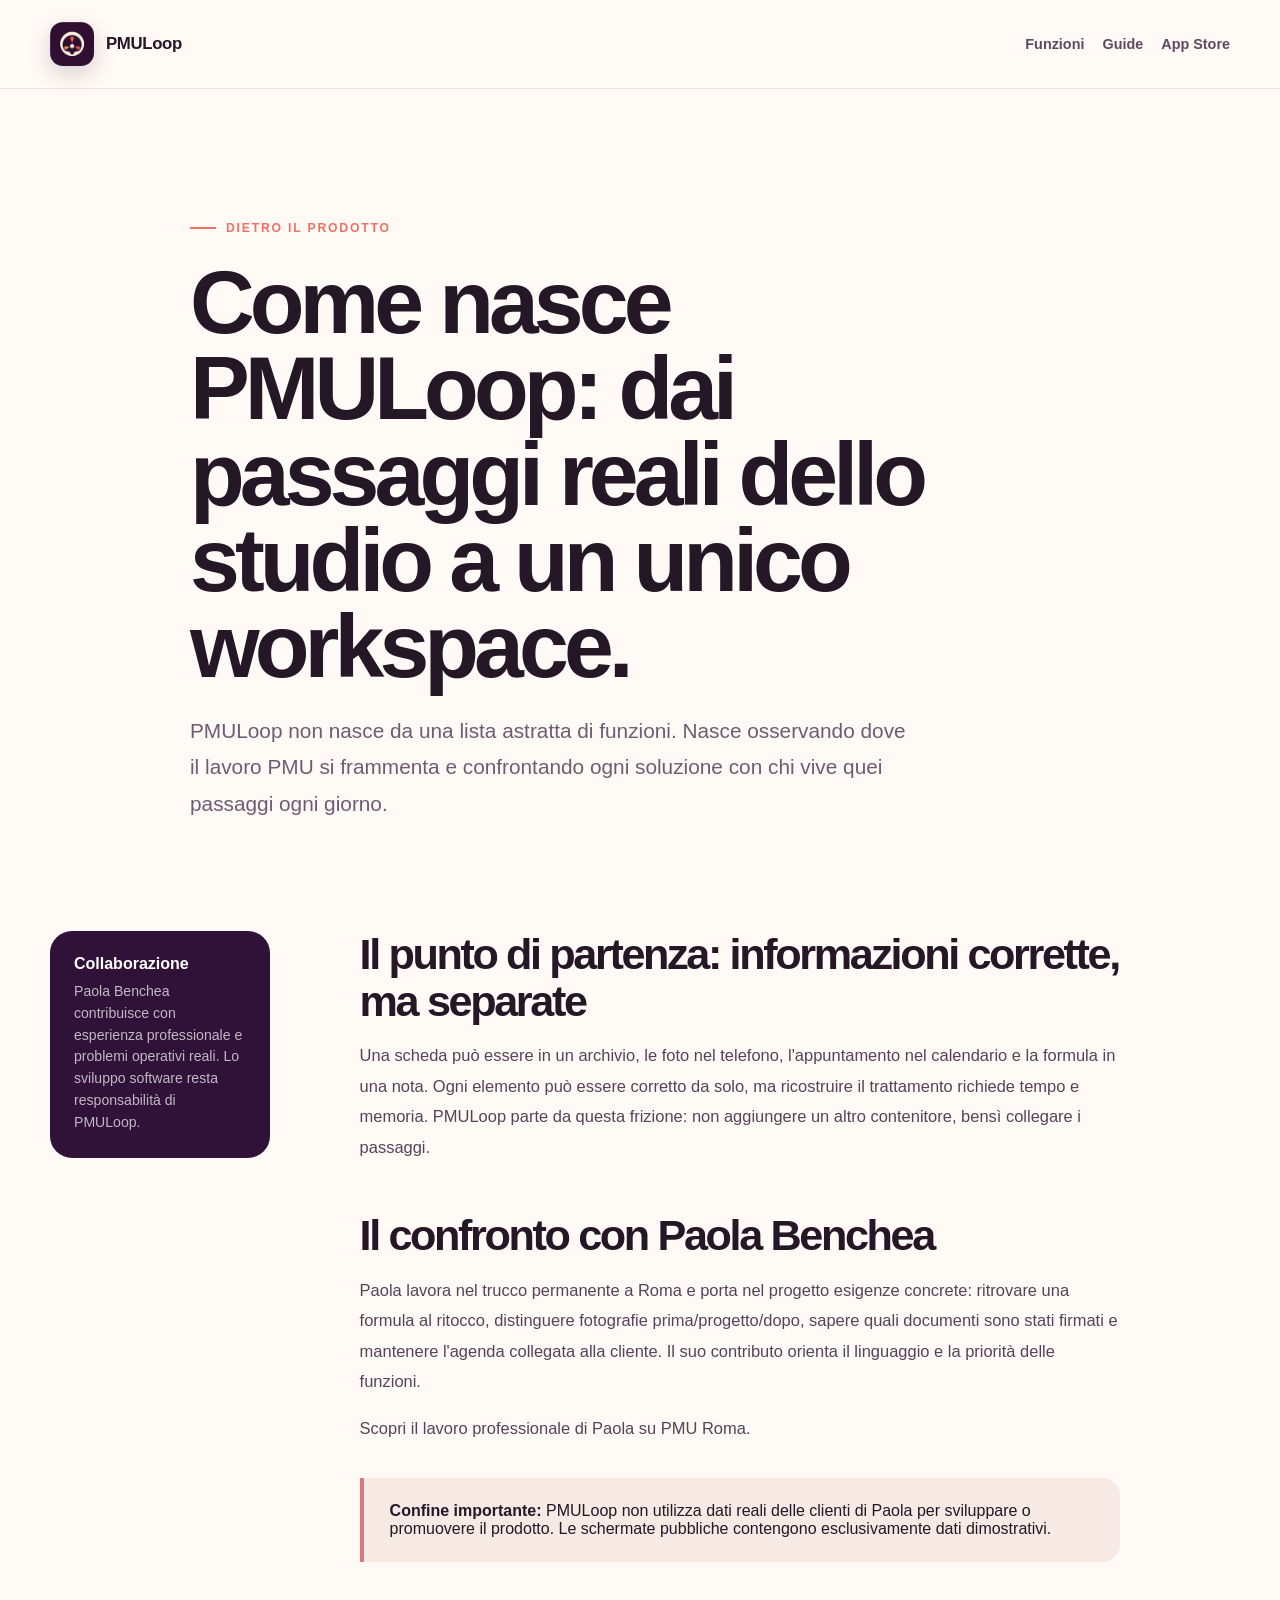
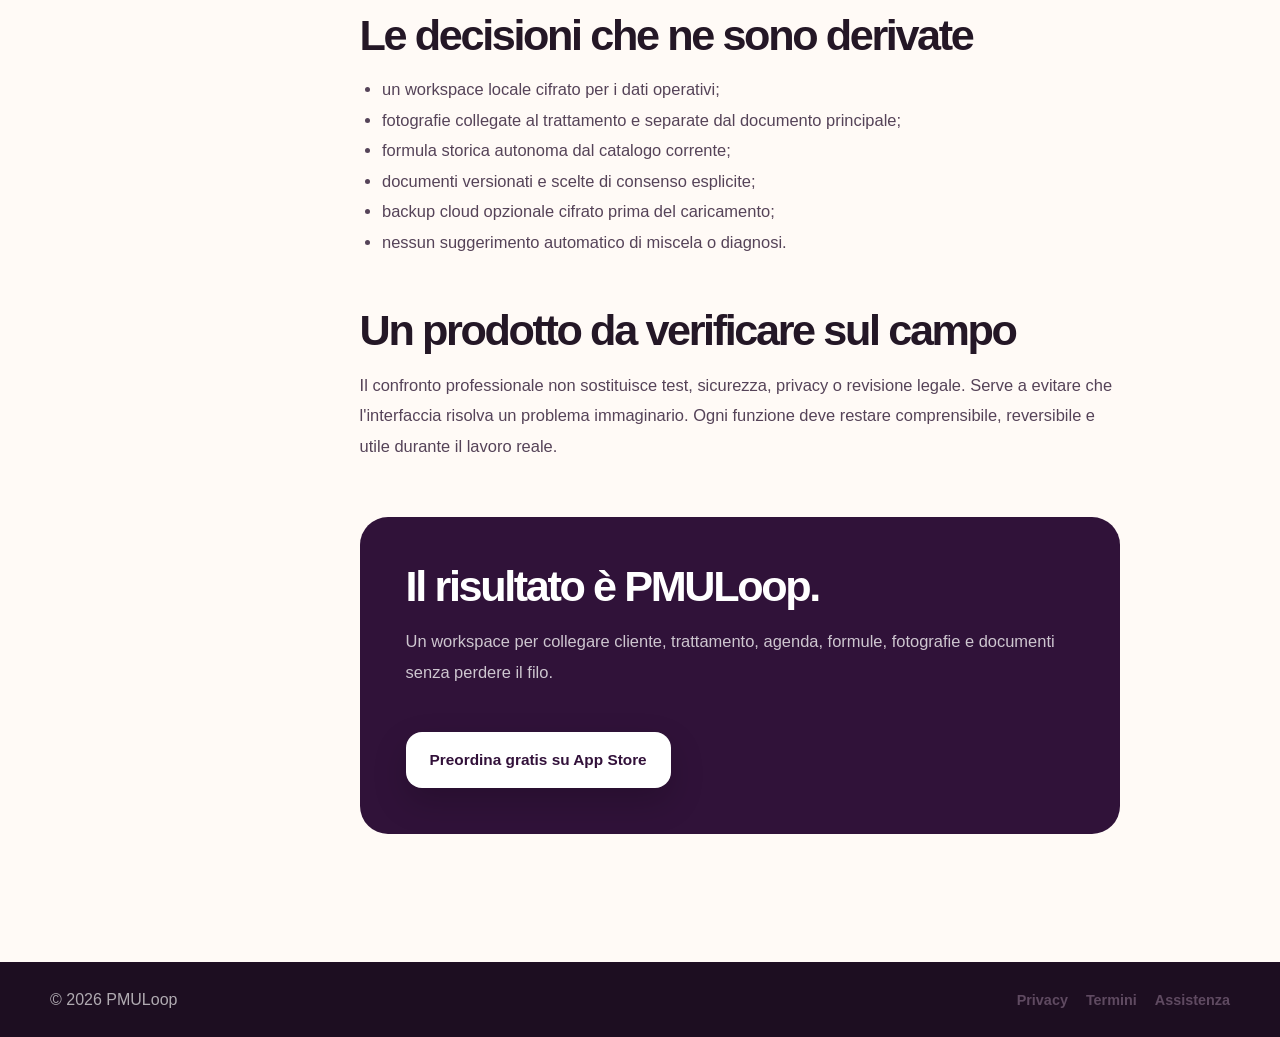
<file: storia/come-nasce-pmuloop/index.html>
<!doctype html>
<html lang="it">
<head>
  <meta charset="utf-8">
  <meta name="viewport" content="width=device-width, initial-scale=1">
  <meta name="robots" content="index,follow,max-image-preview:large">
  <title>Come nasce PMULoop dal lavoro quotidiano in studio</title>
  <meta name="description" content="Come il confronto con Paola Benchea e il lavoro quotidiano in uno studio PMU hanno orientato funzioni, limiti e priorità di PMULoop.">
  <link rel="canonical" href="https://pmuloop.com/storia/come-nasce-pmuloop/">
  <link rel="icon" type="image/png" sizes="192x192" href="/assets/icon-192.png">
  <link rel="stylesheet" href="/styles.css">
  <script type="application/ld+json">{"@context":"https://schema.org","@type":"Article","headline":"Come nasce PMULoop dal lavoro quotidiano in studio","description":"La collaborazione professionale che ha orientato funzioni, limiti e priorità di PMULoop.","datePublished":"2026-10-22","dateModified":"2026-10-22","inLanguage":"it-IT","mainEntityOfPage":"https://pmuloop.com/storia/come-nasce-pmuloop/","author":{"@type":"Organization","name":"PMULoop"},"contributor":{"@type":"Person","name":"Paola Benchea","url":"https://www.pmuroma.it/chi-e-paola-benchea"},"publisher":{"@type":"Organization","name":"PMULoop","url":"https://pmuloop.com/"}}</script>
</head>
<body class="resource-page">
  <a class="skip-link" href="#contenuto">Vai al contenuto</a>
  <header class="resource-header"><div class="container"><a class="brand" href="/"><img src="/assets/icon-192.png" alt="" width="44" height="44"><span>PMULoop</span></a><nav aria-label="Navigazione"><a href="/#funzioni">Funzioni</a><a href="/#risorse">Guide</a><a data-track="app-store" href="https://apps.apple.com/it/app/pmuloop/id6805815193?itscg=30200&amp;itsct=pmuloop_website" rel="noopener">App Store</a></nav></div></header>
  <main id="contenuto">
    <section class="resource-hero"><div class="container resource-hero-copy"><p class="eyebrow"><span></span> Dietro il prodotto</p><h1>Come nasce PMULoop: dai passaggi reali dello studio a un unico workspace.</h1><p class="lead">PMULoop non nasce da una lista astratta di funzioni. Nasce osservando dove il lavoro PMU si frammenta e confrontando ogni soluzione con chi vive quei passaggi ogni giorno.</p></div></section>
    <article class="container resource-article">
      <aside class="resource-aside"><strong>Collaborazione</strong><span>Paola Benchea contribuisce con esperienza professionale e problemi operativi reali. Lo sviluppo software resta responsabilità di PMULoop.</span></aside>
      <div class="resource-body">
        <h2>Il punto di partenza: informazioni corrette, ma separate</h2>
        <p>Una scheda può essere in un archivio, le foto nel telefono, l'appuntamento nel calendario e la formula in una nota. Ogni elemento può essere corretto da solo, ma ricostruire il trattamento richiede tempo e memoria. PMULoop parte da questa frizione: non aggiungere un altro contenitore, bensì collegare i passaggi.</p>
        <h2>Il confronto con Paola Benchea</h2>
        <p>Paola lavora nel trucco permanente a Roma e porta nel progetto esigenze concrete: ritrovare una formula al ritocco, distinguere fotografie prima/progetto/dopo, sapere quali documenti sono stati firmati e mantenere l'agenda collegata alla cliente. Il suo contributo orienta il linguaggio e la priorità delle funzioni.</p>
        <p><a href="https://www.pmuroma.it/?utm_source=pmuloop.com&amp;utm_medium=referral&amp;utm_campaign=studio_origin" rel="noopener">Scopri il lavoro professionale di Paola su PMU Roma</a>.</p>
        <div class="resource-note"><strong>Confine importante:</strong> PMULoop non utilizza dati reali delle clienti di Paola per sviluppare o promuovere il prodotto. Le schermate pubbliche contengono esclusivamente dati dimostrativi.</div>
        <h2>Le decisioni che ne sono derivate</h2>
        <ul><li>un workspace locale cifrato per i dati operativi;</li><li>fotografie collegate al trattamento e separate dal documento principale;</li><li>formula storica autonoma dal catalogo corrente;</li><li>documenti versionati e scelte di consenso esplicite;</li><li>backup cloud opzionale cifrato prima del caricamento;</li><li>nessun suggerimento automatico di miscela o diagnosi.</li></ul>
        <h2>Un prodotto da verificare sul campo</h2>
        <p>Il confronto professionale non sostituisce test, sicurezza, privacy o revisione legale. Serve a evitare che l'interfaccia risolva un problema immaginario. Ogni funzione deve restare comprensibile, reversibile e utile durante il lavoro reale.</p>
        <section class="resource-cta"><h2>Il risultato è PMULoop.</h2><p>Un workspace per collegare cliente, trattamento, agenda, formule, fotografie e documenti senza perdere il filo.</p><a class="button button-light" data-track="app-store" href="https://apps.apple.com/it/app/pmuloop/id6805815193?itscg=30200&amp;itsct=pmuloop_website" rel="noopener">Preordina gratis su App Store</a></section>
      </div>
    </article>
  </main>
  <footer class="resource-footer"><div class="container"><span>© <span id="year">2026</span> PMULoop</span><nav><a href="/privacy/">Privacy</a><a href="/terms/">Termini</a><a href="/support/">Assistenza</a></nav></div></footer>
  <script src="/script.js"></script>
</body>
</html>
</file>
<file: styles.css>
:root {
  --ink: #241726;
  --muted: #756b76;
  --cream: #f8f2ec;
  --paper: #fffaf5;
  --white: #ffffff;
  --plum: #32113a;
  --plum-2: #5b2864;
  --lilac: #eadff0;
  --coral: #f26f62;
  --coral-soft: #ffe0d9;
  --gold: #cf8d28;
  --gold-soft: #fff0cf;
  --green: #2d7d65;
  --line: rgba(50, 17, 58, 0.12);
  --shadow: 0 24px 70px rgba(44, 19, 48, 0.14);
}

* {
  box-sizing: border-box;
}

html {
  scroll-behavior: smooth;
}

body {
  margin: 0;
  color: var(--ink);
  background: var(--cream);
  font-family: Inter, ui-sans-serif, -apple-system, BlinkMacSystemFont, "Segoe UI", sans-serif;
  -webkit-font-smoothing: antialiased;
  overflow-x: hidden;
}

img,
svg {
  display: block;
}

a {
  color: inherit;
  text-decoration: none;
}

.skip-link {
  position: fixed;
  top: 12px;
  left: 12px;
  z-index: 100;
  padding: 10px 14px;
  border-radius: 10px;
  color: var(--white);
  background: var(--plum);
  transform: translateY(-150%);
}

.skip-link:focus {
  transform: translateY(0);
}

.container {
  width: min(1180px, calc(100% - 40px));
  margin-inline: auto;
}

.site-header {
  position: absolute;
  inset: 0 0 auto;
  z-index: 30;
  padding-top: 24px;
}

.nav-shell {
  display: flex;
  align-items: center;
  justify-content: space-between;
  min-height: 64px;
}

.brand {
  display: inline-flex;
  align-items: center;
  gap: 12px;
  font-size: 1.05rem;
  font-weight: 850;
  letter-spacing: -0.02em;
}

.brand img {
  border-radius: 13px;
  box-shadow: 0 8px 22px rgba(50, 17, 58, 0.18);
}

nav {
  display: flex;
  align-items: center;
  gap: 34px;
  color: #5b505c;
  font-size: 0.92rem;
  font-weight: 700;
}

nav a {
  transition: color 180ms ease, transform 180ms ease;
}

nav a:hover {
  color: var(--plum);
  transform: translateY(-1px);
}

.nav-cta {
  padding: 11px 18px;
  border: 1px solid rgba(50, 17, 58, 0.16);
  border-radius: 999px;
  background: rgba(255, 255, 255, 0.6);
  backdrop-filter: blur(10px);
}

.hero {
  position: relative;
  min-height: 820px;
  padding: 145px 0 94px;
  overflow: hidden;
  background:
    radial-gradient(circle at 78% 22%, rgba(242, 111, 98, 0.14), transparent 23%),
    radial-gradient(circle at 15% 75%, rgba(207, 141, 40, 0.1), transparent 28%),
    linear-gradient(150deg, #fffaf6 0%, #f6efe9 55%, #efe4ed 100%);
}

.hero::after {
  content: "";
  position: absolute;
  inset: auto 0 0;
  height: 1px;
  background: linear-gradient(90deg, transparent, rgba(50, 17, 58, 0.14), transparent);
}

.hero-grid {
  position: relative;
  z-index: 2;
  display: grid;
  grid-template-columns: minmax(0, 1.02fr) minmax(410px, 0.98fr);
  align-items: center;
  gap: 74px;
}

.hero-copy {
  padding-bottom: 10px;
}

.eyebrow {
  display: flex;
  align-items: center;
  gap: 10px;
  margin: 0 0 24px;
  color: var(--coral);
  font-size: 0.76rem;
  font-weight: 850;
  letter-spacing: 0.15em;
  text-transform: uppercase;
}

.eyebrow span {
  width: 26px;
  height: 2px;
  background: currentColor;
}

.eyebrow.light {
  color: #f7c9bf;
}

h1,
h2,
h3,
p {
  margin-top: 0;
}

h1 {
  max-width: 740px;
  margin-bottom: 28px;
  font-size: clamp(3.5rem, 6.6vw, 6.5rem);
  line-height: 0.94;
  letter-spacing: -0.067em;
}

h1 em {
  color: var(--plum-2);
  font-family: Georgia, "Times New Roman", serif;
  font-weight: 500;
}

.hero-lead {
  max-width: 610px;
  margin-bottom: 34px;
  color: #625763;
  font-size: clamp(1.12rem, 2vw, 1.35rem);
  line-height: 1.62;
}

.hero-actions {
  display: flex;
  flex-wrap: wrap;
  gap: 14px;
}

.button {
  display: inline-flex;
  align-items: center;
  justify-content: center;
  min-height: 56px;
  padding: 0 24px;
  border-radius: 16px;
  font-size: 0.96rem;
  font-weight: 800;
  transition: transform 180ms ease, box-shadow 180ms ease, background 180ms ease;
}

.button:hover {
  transform: translateY(-2px);
}

.button svg {
  width: 19px;
  margin-left: 12px;
  fill: none;
  stroke: currentColor;
  stroke-width: 2.2;
  stroke-linecap: round;
  stroke-linejoin: round;
}

.button-primary {
  color: var(--white);
  background: var(--plum);
  box-shadow: 0 14px 36px rgba(50, 17, 58, 0.26);
}

.button-primary:hover {
  box-shadow: 0 18px 44px rgba(50, 17, 58, 0.34);
}

.button-ghost {
  border: 1px solid rgba(50, 17, 58, 0.16);
  background: rgba(255, 255, 255, 0.72);
}

.button-light {
  margin-top: 28px;
  color: var(--plum);
  background: var(--white);
  box-shadow: 0 14px 34px rgba(0, 0, 0, 0.18);
}

.button[disabled],
.button[aria-disabled="true"] {
  cursor: not-allowed;
  opacity: 0.58;
  transform: none;
  box-shadow: none;
}

.founding-page {
  min-height: 100vh;
  padding: 138px 0 84px;
  background:
    radial-gradient(circle at 82% 16%, rgba(242, 111, 98, 0.18), transparent 27%),
    radial-gradient(circle at 12% 80%, rgba(91, 40, 100, 0.13), transparent 30%),
    var(--paper);
}

.founding-grid {
  display: grid;
  grid-template-columns: minmax(0, 1.05fr) minmax(340px, 0.68fr);
  align-items: start;
  gap: 54px;
}

.founding-copy h1 {
  max-width: 780px;
  font-size: clamp(3.35rem, 7.4vw, 6.6rem);
}

.founding-lead {
  max-width: 720px;
  color: var(--muted);
  font-size: 1.12rem;
  line-height: 1.72;
}

.founding-benefits {
  display: grid;
  grid-template-columns: repeat(2, minmax(0, 1fr));
  gap: 12px;
  margin: 34px 0 0;
  padding: 0;
  list-style: none;
}

.founding-benefits li {
  padding: 18px;
  border: 1px solid var(--line);
  border-radius: 17px;
  background: rgba(255, 255, 255, 0.72);
  font-size: 0.9rem;
  font-weight: 800;
  line-height: 1.5;
}

.founding-card {
  position: sticky;
  top: 106px;
  padding: 32px;
  border-radius: 28px;
  color: var(--white);
  background: linear-gradient(145deg, #29102f, #51205a);
  box-shadow: var(--shadow);
}

.founding-card .price {
  display: block;
  margin: 18px 0 6px;
  font-size: 3.6rem;
  font-weight: 950;
  letter-spacing: -0.07em;
}

.founding-card .price-note,
.founding-card .checkout-note {
  color: rgba(255, 255, 255, 0.7);
  line-height: 1.55;
}

.founding-card .button {
  width: 100%;
  margin-top: 24px;
}

.founding-card .checkout-note {
  margin: 16px 0 0;
  font-size: 0.76rem;
}

.founding-card .checkout-note a {
  color: var(--white);
  text-decoration: underline;
}

.checkout-status {
  min-height: 22px;
  margin: 12px 0 0;
  color: #ffd5cc;
  font-size: 0.78rem;
  line-height: 1.45;
}

.founding-details {
  padding: 0 0 92px;
  background: var(--paper);
}

.founding-details-grid {
  display: grid;
  grid-template-columns: repeat(3, minmax(0, 1fr));
  gap: 16px;
}

.founding-details article {
  padding: 26px;
  border: 1px solid var(--line);
  border-radius: 22px;
  background: var(--white);
}

.founding-details h2 {
  margin-bottom: 26px;
  font-size: clamp(2.2rem, 4vw, 3.8rem);
}

.founding-details h3 {
  margin-bottom: 10px;
}

.founding-details p {
  margin: 0;
  color: var(--muted);
  line-height: 1.65;
}

.success-card {
  max-width: 760px;
  margin: 0 auto;
  padding: 44px;
  border: 1px solid var(--line);
  border-radius: 30px;
  background: var(--white);
  box-shadow: var(--shadow);
  text-align: center;
}

.success-card h1 {
  font-size: clamp(2.8rem, 7vw, 5rem);
}

.success-card p {
  color: var(--muted);
  line-height: 1.7;
}

.promise-list {
  display: flex;
  flex-wrap: wrap;
  gap: 18px 26px;
  margin: 34px 0 0;
  padding: 0;
  color: #6a5f6a;
  font-size: 0.86rem;
  font-weight: 700;
  list-style: none;
}

.promise-list li {
  display: flex;
  align-items: center;
  gap: 7px;
}

.promise-list svg {
  width: 17px;
  height: 17px;
  fill: none;
  stroke: var(--green);
  stroke-width: 2.4;
  stroke-linecap: round;
  stroke-linejoin: round;
}

.hero-visual {
  position: relative;
  min-height: 600px;
}

.phone {
  position: relative;
  z-index: 3;
  overflow: hidden;
  border: 9px solid #251729;
  border-radius: 43px;
  background: #251729;
  box-shadow: 0 35px 90px rgba(38, 20, 40, 0.25), 0 8px 18px rgba(38, 20, 40, 0.17);
}

.phone img {
  display: block;
  width: 100%;
  height: auto;
  max-width: none;
  border-radius: 34px;
}

.phone-speaker {
  position: absolute;
  z-index: 4;
  top: 11px;
  left: 50%;
  width: 78px;
  height: 21px;
  border-radius: 999px;
  background: #251729;
  transform: translateX(-50%);
}

.phone-hero {
  width: 286px;
  height: 614px;
  margin: 0 auto;
  transform: rotate(2.5deg);
}

.phone-hero img,
.phone-catalog img {
  transform: none;
}

.orbit {
  position: absolute;
  border: 1px solid rgba(91, 40, 100, 0.14);
  border-radius: 50%;
}

.orbit-one {
  inset: 36px 0 26px;
}

.orbit-two {
  inset: 106px 64px 98px;
}

.pigment-chip,
.catalog-swatch {
  position: absolute;
  z-index: 4;
  display: flex;
  align-items: center;
  gap: 8px;
  padding: 11px 14px;
  border: 1px solid rgba(50, 17, 58, 0.09);
  border-radius: 999px;
  color: #5a4e5b;
  background: rgba(255, 255, 255, 0.88);
  box-shadow: 0 12px 30px rgba(44, 19, 48, 0.12);
  backdrop-filter: blur(12px);
  font-size: 0.8rem;
  font-weight: 800;
}

.pigment-chip span,
.catalog-swatch span {
  width: 14px;
  height: 14px;
  border-radius: 50%;
  background: var(--chip);
}

.chip-coral {
  --chip: var(--coral);
  top: 80px;
  left: 6px;
}

.chip-gold {
  --chip: var(--gold);
  top: 168px;
  right: -4px;
}

.formula-float {
  position: absolute;
  z-index: 5;
  right: 0;
  bottom: 62px;
  display: flex;
  align-items: center;
  gap: 11px;
  min-width: 208px;
  padding: 15px 16px;
  border: 1px solid rgba(50, 17, 58, 0.08);
  border-radius: 18px;
  background: rgba(255, 255, 255, 0.92);
  box-shadow: 0 18px 42px rgba(44, 19, 48, 0.16);
  backdrop-filter: blur(14px);
}

.formula-drop {
  color: var(--plum-2);
  font-size: 1.1rem;
}

.formula-float strong,
.formula-float small {
  display: block;
}

.formula-float strong {
  font-size: 0.88rem;
}

.formula-float small {
  margin-top: 2px;
  color: var(--muted);
  font-size: 0.72rem;
}

.formula-check {
  display: grid;
  width: 28px;
  height: 28px;
  margin-left: auto;
  place-items: center;
  border-radius: 50%;
  color: var(--white);
  background: var(--green);
  font-weight: 900;
}

.hero-glow {
  position: absolute;
  border-radius: 50%;
  filter: blur(2px);
  opacity: 0.55;
}

.hero-glow-one {
  top: -160px;
  right: -140px;
  width: 410px;
  height: 410px;
  background: rgba(178, 127, 187, 0.18);
}

.hero-glow-two {
  bottom: -160px;
  left: -120px;
  width: 360px;
  height: 360px;
  background: rgba(242, 111, 98, 0.12);
}

.section {
  padding: 112px 0;
}

.intro {
  background: var(--paper);
}

.section-heading {
  max-width: 730px;
  margin-bottom: 54px;
}

.section-heading.centered {
  margin-inline: auto;
  text-align: center;
}

.section-heading.centered .eyebrow {
  justify-content: center;
}

h2 {
  margin-bottom: 20px;
  font-size: clamp(2.4rem, 4.3vw, 4.3rem);
  line-height: 1.02;
  letter-spacing: -0.055em;
}

.section-heading > p:last-child {
  color: var(--muted);
  font-size: 1.08rem;
  line-height: 1.7;
}

.feature-grid {
  display: grid;
  grid-template-columns: repeat(3, 1fr);
  gap: 20px;
}

.field-story {
  position: relative;
  display: grid;
  grid-template-columns: minmax(0, 1.15fr) minmax(300px, 0.85fr);
  align-items: center;
  gap: 52px;
  min-height: 520px;
  margin-top: 34px;
  padding: 62px 68px;
  overflow: hidden;
  border-radius: 30px;
  color: var(--white);
  background:
    radial-gradient(circle at 92% 8%, rgba(242, 111, 98, 0.25), transparent 34%),
    radial-gradient(circle at 8% 94%, rgba(234, 223, 240, 0.12), transparent 30%),
    linear-gradient(135deg, #241524, #5d354c);
  box-shadow: 0 30px 80px rgba(50, 17, 58, 0.2);
}

.field-story-copy {
  position: relative;
  z-index: 2;
}

.field-story-copy h3 {
  max-width: 650px;
  margin-bottom: 24px;
  font-family: Georgia, "Times New Roman", serif;
  font-size: clamp(2.75rem, 5.2vw, 4.7rem);
  font-weight: 500;
  line-height: 0.98;
  letter-spacing: -0.055em;
}

.field-story-copy > p:not(.eyebrow) {
  max-width: 630px;
  margin-bottom: 16px;
  color: rgba(255, 255, 255, 0.82);
  font-size: 1.02rem;
  line-height: 1.7;
}

.field-story-copy .field-story-note {
  color: rgba(255, 255, 255, 0.64);
}

.field-story-link {
  margin-top: 12px;
}

.field-story-visual {
  position: relative;
  display: grid;
  min-height: 390px;
  place-items: center;
}

.field-story-orb {
  position: absolute;
  width: 360px;
  height: 360px;
  border: 1px solid rgba(255, 255, 255, 0.13);
  border-radius: 50%;
  box-shadow: 0 0 0 56px rgba(255, 255, 255, 0.025);
}

.field-phone {
  width: 205px;
  height: 455px;
  transform: rotate(2deg);
  box-shadow: 0 32px 70px rgba(10, 4, 12, 0.42);
}

.field-phone .field-person-photo {
  width: 100%;
  height: 100%;
  border-radius: 34px;
  object-fit: cover;
  object-position: 50% 42%;
}

.field-story-badge {
  position: absolute;
  z-index: 5;
  right: -8px;
  bottom: 32px;
  display: flex;
  align-items: center;
  gap: 12px;
  padding: 12px 15px 12px 12px;
  border: 1px solid rgba(255, 255, 255, 0.16);
  border-radius: 18px;
  background: rgba(28, 15, 27, 0.72);
  box-shadow: 0 18px 38px rgba(0, 0, 0, 0.24);
  backdrop-filter: blur(14px);
}

.field-story-badge > span {
  display: grid;
  width: 42px;
  height: 42px;
  border-radius: 50%;
  color: var(--plum);
  background: #f7c9bf;
  font-size: 0.76rem;
  font-weight: 900;
  place-items: center;
}

.field-story-badge strong,
.field-story-badge small {
  display: block;
}

.field-story-badge strong {
  margin-bottom: 3px;
  font-size: 0.84rem;
}

.field-story-badge small {
  color: rgba(255, 255, 255, 0.62);
  font-size: 0.7rem;
}

.feature-card {
  position: relative;
  min-height: 360px;
  padding: 30px;
  overflow: hidden;
  border: 1px solid var(--line);
  border-radius: 28px;
  background: var(--white);
  box-shadow: 0 16px 42px rgba(44, 19, 48, 0.07);
}

.feature-card::after {
  content: "";
  position: absolute;
  right: -52px;
  bottom: -60px;
  width: 180px;
  height: 180px;
  border-radius: 50%;
  background: var(--wash);
}

.feature-card.plum {
  --accent: var(--plum-2);
  --wash: var(--lilac);
}

.feature-card.coral {
  --accent: var(--coral);
  --wash: var(--coral-soft);
}

.feature-card.gold {
  --accent: var(--gold);
  --wash: var(--gold-soft);
}

.feature-number {
  position: absolute;
  top: 30px;
  right: 30px;
  color: rgba(36, 23, 38, 0.24);
  font-size: 0.75rem;
  font-weight: 900;
  letter-spacing: 0.14em;
}

.feature-icon {
  display: grid;
  width: 52px;
  height: 52px;
  margin-bottom: 46px;
  place-items: center;
  border-radius: 16px;
  color: var(--accent);
  background: var(--wash);
}

.feature-icon svg {
  width: 25px;
  height: 25px;
  fill: none;
  stroke: currentColor;
  stroke-width: 1.8;
  stroke-linecap: round;
  stroke-linejoin: round;
}

.feature-card h3 {
  margin-bottom: 13px;
  font-size: 1.45rem;
  letter-spacing: -0.035em;
}

.feature-card p {
  position: relative;
  z-index: 2;
  max-width: 285px;
  color: var(--muted);
  line-height: 1.65;
}

.mini-ratio,
.mini-fields,
.mini-lineage {
  position: absolute;
  z-index: 2;
  right: 28px;
  bottom: 26px;
  left: 28px;
}

.mini-ratio {
  display: flex;
  gap: 5px;
  height: 8px;
}

.mini-ratio i {
  flex: 1;
  border-radius: 999px;
  background: var(--accent);
}

.mini-ratio i:nth-child(2) { opacity: 0.72; }
.mini-ratio i:nth-child(3) { opacity: 0.45; }
.mini-ratio i:nth-child(4) { opacity: 0.24; }

.mini-fields {
  display: flex;
  gap: 8px;
}

.mini-fields span {
  height: 8px;
  border-radius: 999px;
  background: var(--wash);
}

.mini-fields span:nth-child(1) { width: 33%; }
.mini-fields span:nth-child(2) { width: 46%; }
.mini-fields span:nth-child(3) { width: 21%; }

.mini-lineage {
  display: flex;
  align-items: center;
}

.mini-lineage b {
  width: 12px;
  height: 12px;
  border: 3px solid var(--accent);
  border-radius: 50%;
  background: var(--white);
}

.mini-lineage span {
  flex: 1;
  height: 2px;
  background: var(--wash);
}

.planned-section {
  position: relative;
  overflow: hidden;
  background: linear-gradient(150deg, #f4ecf5 0%, #fff9f4 100%);
}

.planned-section::before {
  content: "";
  position: absolute;
  top: -160px;
  right: -120px;
  width: 420px;
  height: 420px;
  border-radius: 50%;
  background: rgba(91, 40, 100, 0.08);
}

.planned-heading {
  position: relative;
  display: grid;
  grid-template-columns: minmax(0, 1.3fr) minmax(300px, 0.7fr);
  align-items: end;
  gap: 64px;
  margin-bottom: 48px;
}

.planned-heading h2 {
  max-width: 740px;
  margin-bottom: 0;
}

.planned-status {
  padding: 20px 22px;
  border: 1px solid rgba(207, 141, 40, 0.22);
  border-radius: 20px;
  color: #685c4a;
  background: rgba(255, 248, 230, 0.82);
  line-height: 1.55;
}

.planned-status strong,
.planned-status span {
  display: block;
}

.planned-status strong {
  margin-bottom: 6px;
  color: #8a5f18;
  font-size: 0.82rem;
  letter-spacing: 0.04em;
  text-transform: uppercase;
}

.planned-grid {
  position: relative;
  display: grid;
  grid-template-columns: repeat(4, 1fr);
  gap: 16px;
}

.planned-card {
  min-height: 310px;
  padding: 25px;
  border: 1px solid rgba(50, 17, 58, 0.1);
  border-radius: 24px;
  background: rgba(255, 255, 255, 0.82);
  box-shadow: 0 14px 38px rgba(44, 19, 48, 0.06);
}

.planned-icon {
  display: grid;
  width: 48px;
  height: 48px;
  margin-bottom: 32px;
  place-items: center;
  border-radius: 15px;
  color: var(--plum-2);
  background: var(--lilac);
}

.planned-icon svg {
  width: 24px;
  height: 24px;
  fill: none;
  stroke: currentColor;
  stroke-width: 1.8;
  stroke-linecap: round;
  stroke-linejoin: round;
}

.planned-tag {
  display: inline-flex;
  margin-bottom: 12px;
  padding: 5px 9px;
  border-radius: 999px;
  color: #8a5f18;
  background: var(--gold-soft);
  font-size: 0.68rem;
  font-weight: 900;
  letter-spacing: 0.08em;
  text-transform: uppercase;
}

.planned-card h3 {
  margin-bottom: 12px;
  font-size: 1.3rem;
  letter-spacing: -0.035em;
}

.planned-card p {
  color: var(--muted);
  font-size: 0.92rem;
  line-height: 1.62;
}

.privacy-plan {
  position: relative;
  display: grid;
  grid-template-columns: repeat(4, 1fr);
  margin-top: 18px;
  overflow: hidden;
  border: 1px solid rgba(50, 17, 58, 0.1);
  border-radius: 22px;
  background: rgba(50, 17, 58, 0.96);
}

.privacy-plan div {
  min-height: 116px;
  padding: 21px;
  border-right: 1px solid rgba(255, 255, 255, 0.1);
}

.privacy-plan div:last-child {
  border-right: 0;
}

.privacy-plan strong,
.privacy-plan span {
  display: block;
}

.privacy-plan strong {
  color: var(--white);
  font-size: 0.88rem;
}

.privacy-plan span {
  margin-top: 7px;
  color: rgba(255, 255, 255, 0.64);
  font-size: 0.76rem;
  line-height: 1.5;
}

.screens-section {
  overflow: hidden;
  background:
    radial-gradient(circle at 15% 35%, rgba(235, 99, 86, 0.11), transparent 28%),
    radial-gradient(circle at 85% 65%, rgba(91, 40, 100, 0.13), transparent 30%),
    var(--white);
}

.screens-grid {
  display: grid;
  grid-template-columns: repeat(3, minmax(0, 1fr));
  align-items: end;
  gap: 28px;
  max-width: 1000px;
  margin: 0 auto;
}

.screen-card {
  margin: 0;
  padding: 24px 24px 22px;
  border: 1px solid rgba(50, 17, 58, 0.1);
  border-radius: 30px;
  background: rgba(255, 250, 247, 0.88);
  box-shadow: 0 24px 70px rgba(49, 18, 56, 0.1);
}

.screen-card-featured {
  transform: translateY(-28px);
  background: linear-gradient(160deg, #fff8f2, #f2e8f4);
}

.screen-card-featured.reveal.is-visible {
  transform: translateY(-28px);
}

.screen-phone {
  aspect-ratio: 922 / 2048;
  overflow: hidden;
  border: 8px solid #241327;
  border-radius: 34px;
  background: #f7f0ec;
  box-shadow: 0 15px 38px rgba(38, 16, 43, 0.18);
}

.screen-phone img {
  width: 100%;
  height: 100%;
  object-fit: cover;
  object-position: top center;
}

.screen-card figcaption {
  display: grid;
  gap: 5px;
  padding-top: 18px;
}

.screen-card figcaption strong {
  color: var(--plum);
  font-size: 1.08rem;
}

.screen-card figcaption span {
  color: var(--muted);
  font-size: 0.84rem;
}

.ipad-section {
  position: relative;
  overflow: hidden;
  color: var(--white);
  background:
    radial-gradient(circle at 82% 24%, rgba(242, 111, 98, 0.2), transparent 28%),
    radial-gradient(circle at 12% 88%, rgba(207, 141, 40, 0.14), transparent 24%),
    linear-gradient(145deg, #2a0f31, #4a1d50 62%, #2b102f);
}

.ipad-grid {
  display: grid;
  grid-template-columns: minmax(0, 0.82fr) minmax(560px, 1.18fr);
  align-items: center;
  gap: 72px;
}

.ipad-copy {
  position: relative;
  z-index: 3;
}

.ipad-copy h2 {
  margin: 18px 0 22px;
  max-width: 620px;
  color: var(--white);
  font-size: clamp(2.7rem, 5vw, 5rem);
  line-height: 0.98;
  letter-spacing: -0.055em;
}

.ipad-copy > p:not(.eyebrow) {
  max-width: 570px;
  color: rgba(255, 255, 255, 0.76);
  font-size: 1.04rem;
  line-height: 1.75;
}

.ipad-points {
  display: grid;
  gap: 12px;
  margin: 30px 0 0;
  padding: 0;
  list-style: none;
}

.ipad-points li {
  position: relative;
  padding-left: 28px;
  color: rgba(255, 255, 255, 0.9);
  font-weight: 750;
  line-height: 1.5;
}

.ipad-points li::before {
  content: "";
  position: absolute;
  top: 0.48em;
  left: 0;
  width: 12px;
  height: 12px;
  border: 3px solid rgba(255, 255, 255, 0.8);
  border-top: 0;
  border-left: 0;
  transform: rotate(45deg);
}

.ipad-visual {
  position: relative;
  min-height: 650px;
}

.ipad-visual::before {
  content: "";
  position: absolute;
  inset: 8% -4% 3% 8%;
  border: 1px solid rgba(255, 255, 255, 0.13);
  border-radius: 50%;
}

.ipad-device {
  position: absolute;
  overflow: hidden;
  border: 10px solid #1f1024;
  border-radius: 34px;
  background: #f8f1ed;
  box-shadow: 0 32px 80px rgba(10, 3, 12, 0.42);
}

.ipad-device img {
  display: block;
  width: 100%;
  height: 100%;
  object-fit: cover;
  object-position: top center;
}

.ipad-device-back {
  top: 84px;
  right: 18px;
  width: 430px;
  aspect-ratio: 3 / 4;
  opacity: 0.42;
  transform: rotate(4deg);
}

.ipad-device-front {
  z-index: 2;
  top: 10px;
  left: 0;
  width: 500px;
  aspect-ratio: 3 / 4;
  transform: rotate(-2deg);
}

.catalog-section {
  position: relative;
  overflow: hidden;
  color: var(--white);
  background: var(--plum);
}

.catalog-section::before {
  content: "";
  position: absolute;
  inset: 0;
  pointer-events: none;
  background:
    radial-gradient(circle at 12% 82%, rgba(242, 111, 98, 0.16), transparent 26%),
    radial-gradient(circle at 84% 16%, rgba(207, 141, 40, 0.12), transparent 28%);
}

.catalog-grid {
  position: relative;
  display: grid;
  grid-template-columns: minmax(360px, 0.9fr) minmax(0, 1.1fr);
  align-items: center;
  gap: 98px;
}

.catalog-visual {
  position: relative;
  min-height: 665px;
}

.catalog-backdrop {
  position: absolute;
  inset: 48px -25px 36px;
  border: 1px solid rgba(255, 255, 255, 0.12);
  border-radius: 48% 52% 48% 52%;
  transform: rotate(-5deg);
}

.phone-catalog {
  width: 304px;
  height: 654px;
  margin-inline: auto;
  border-color: #140c16;
  background: #140c16;
  transform: rotate(-2deg);
  box-shadow: 0 38px 90px rgba(0, 0, 0, 0.35);
}

.catalog-swatch {
  color: var(--ink);
}

.swatch-one {
  --chip: #6b3728;
  top: 130px;
  left: -8px;
}

.swatch-two {
  --chip: #b94b47;
  right: -12px;
  bottom: 104px;
}

.catalog-copy h2 {
  max-width: 650px;
}

.catalog-lead {
  max-width: 620px;
  margin-bottom: 38px;
  color: rgba(255, 255, 255, 0.72);
  font-size: 1.08rem;
  line-height: 1.72;
}

.catalog-points {
  display: grid;
  gap: 16px;
}

.catalog-points > div {
  display: flex;
  align-items: center;
  gap: 16px;
  padding: 16px 18px;
  border: 1px solid rgba(255, 255, 255, 0.1);
  border-radius: 18px;
  background: rgba(255, 255, 255, 0.055);
}

.point-mark {
  display: grid;
  flex: 0 0 38px;
  width: 38px;
  height: 38px;
  place-items: center;
  border-radius: 50%;
  color: var(--plum);
  background: #f7c9bf;
  font-size: 0.75rem;
  font-weight: 900;
}

.catalog-points p,
.catalog-points strong,
.catalog-points small {
  display: block;
  margin: 0;
}

.catalog-points strong {
  margin-bottom: 4px;
  font-size: 0.96rem;
}

.catalog-points small {
  color: rgba(255, 255, 255, 0.62);
  line-height: 1.45;
}

.editorial-note {
  display: flex;
  gap: 12px;
  max-width: 620px;
  margin: 26px 0 0;
  padding: 16px 18px;
  border-radius: 16px;
  color: rgba(255, 255, 255, 0.72);
  background: rgba(255, 255, 255, 0.07);
  font-size: 0.82rem;
  line-height: 1.55;
}

.editorial-note svg {
  flex: 0 0 22px;
  width: 22px;
  height: 22px;
  fill: none;
  stroke: #f4c77a;
  stroke-width: 1.8;
  stroke-linecap: round;
  stroke-linejoin: round;
}

.workflow {
  background: var(--paper);
}

.workflow-shell {
  display: grid;
  grid-template-columns: 0.84fr 1.16fr;
  gap: 64px;
  padding: 56px;
  border: 1px solid var(--line);
  border-radius: 34px;
  background: linear-gradient(135deg, #f1e8f2, #fff8f2);
}

.workflow-copy h2 {
  margin: 0;
  font-size: clamp(2.2rem, 3.8vw, 3.8rem);
}

.workflow-steps {
  display: grid;
  grid-template-columns: repeat(2, 1fr);
  gap: 14px;
  margin: 0;
  padding: 0;
  list-style: none;
}

.workflow-steps li {
  display: flex;
  align-items: center;
  gap: 13px;
  min-height: 92px;
  padding: 16px;
  border: 1px solid rgba(50, 17, 58, 0.09);
  border-radius: 18px;
  background: rgba(255, 255, 255, 0.72);
}

.workflow-steps li > span {
  display: grid;
  flex: 0 0 36px;
  width: 36px;
  height: 36px;
  place-items: center;
  border-radius: 12px;
  color: var(--white);
  background: var(--plum);
  font-size: 0.8rem;
  font-weight: 900;
}

.workflow-steps strong,
.workflow-steps small {
  display: block;
}

.workflow-steps strong {
  margin-bottom: 4px;
}

.workflow-steps small {
  color: var(--muted);
  line-height: 1.35;
}

.launch {
  padding-top: 18px;
  background: var(--paper);
}

.launch-shell {
  position: relative;
  display: grid;
  grid-template-columns: 0.7fr 1.3fr;
  align-items: center;
  min-height: 460px;
  overflow: hidden;
  border-radius: 38px;
  color: var(--white);
  background:
    radial-gradient(circle at 12% 8%, rgba(242, 111, 98, 0.38), transparent 30%),
    linear-gradient(120deg, #28102f, #4d2056);
  box-shadow: var(--shadow);
}

.launch-art {
  position: relative;
  display: grid;
  height: 100%;
  place-items: center;
}

.launch-art img {
  position: relative;
  z-index: 3;
  border-radius: 34px;
  box-shadow: 0 28px 60px rgba(0, 0, 0, 0.28);
  transform: rotate(-5deg);
}

.launch-drop {
  position: absolute;
  border-radius: 50%;
  opacity: 0.8;
}

.drop-one {
  top: 58px;
  left: 60px;
  width: 84px;
  height: 84px;
  background: var(--coral);
}

.drop-two {
  right: 56px;
  bottom: 66px;
  width: 58px;
  height: 58px;
  background: var(--gold);
}

.drop-three {
  top: 80px;
  right: 80px;
  width: 26px;
  height: 26px;
  background: #c98bd1;
}

.launch-copy {
  max-width: 650px;
  padding: 72px 72px 72px 28px;
}

.launch-copy h2 {
  margin-bottom: 22px;
}

.launch-copy > p:not(.eyebrow) {
  max-width: 590px;
  color: rgba(255, 255, 255, 0.74);
  font-size: 1.06rem;
  line-height: 1.65;
}

.launch-copy strong {
  color: var(--white);
}

.store-row {
  display: flex;
  gap: 12px;
  margin-top: 28px;
}

.store-row span {
  display: inline-flex;
  align-items: center;
  gap: 8px;
  padding: 11px 16px;
  border: 1px solid rgba(255, 255, 255, 0.16);
  border-radius: 999px;
  background: rgba(255, 255, 255, 0.08);
  font-size: 0.86rem;
  font-weight: 800;
}

.store-row svg {
  width: 19px;
  height: 19px;
  fill: currentColor;
}

.demo-note {
  padding: 44px 0 62px;
  background: var(--paper);
}

.demo-note p {
  max-width: 880px;
  margin: 0 auto;
  color: var(--muted);
  font-size: 0.82rem;
  line-height: 1.65;
  text-align: center;
}

.demo-note strong {
  color: var(--ink);
}

footer {
  padding: 30px 0;
  color: rgba(255, 255, 255, 0.65);
  background: #1d0e21;
}

.footer-shell {
  display: flex;
  align-items: center;
  justify-content: space-between;
  gap: 24px;
}

.footer-meta {
  display: flex;
  align-items: center;
  gap: 24px;
}

.footer-meta p {
  margin: 0;
}

.legal-links {
  gap: 16px;
  font-size: 0.78rem;
}

.legal-links a {
  text-decoration: underline;
  text-underline-offset: 3px;
}

.brand-footer {
  color: var(--white);
  font-size: 0.95rem;
}

footer p {
  margin: 0;
  font-size: 0.78rem;
}

.reveal {
  opacity: 0;
  transform: translateY(20px);
  transition: opacity 700ms ease, transform 700ms ease;
}

.reveal-delay-short { transition-delay: 90ms; }
.reveal-delay { transition-delay: 150ms; }
.reveal-delay-long { transition-delay: 180ms; }

.reveal.is-visible {
  opacity: 1;
  transform: translateY(0);
}

@media (max-width: 1000px) {
  .hero-grid {
    grid-template-columns: 1fr 390px;
    gap: 30px;
  }

  .hero-visual {
    transform: scale(0.92);
    transform-origin: center;
  }

  .catalog-grid {
    gap: 44px;
  }

  .ipad-grid {
    grid-template-columns: 1fr;
    gap: 34px;
  }

  .ipad-copy {
    max-width: 720px;
  }

  .ipad-visual {
    width: min(100%, 720px);
    min-height: 610px;
    margin: 0 auto;
  }

  .planned-grid,
  .privacy-plan,
  .screens-grid {
    grid-template-columns: repeat(2, 1fr);
  }

  .screen-card-featured {
    transform: none;
  }

  .screen-card-featured.reveal.is-visible {
    transform: translateY(0);
  }

  .privacy-plan div:nth-child(2) {
    border-right: 0;
  }

  .privacy-plan div:nth-child(-n + 2) {
    border-bottom: 1px solid rgba(255, 255, 255, 0.1);
  }

  .workflow-shell {
    grid-template-columns: 1fr;
  }

  .launch-shell {
    grid-template-columns: 0.6fr 1.4fr;
  }

  .launch-copy {
    padding-right: 44px;
  }
}

@media (max-width: 820px) {
  nav > a:not(.nav-cta) {
    display: none;
  }

  .hero {
    padding-top: 130px;
  }

  .hero-grid,
  .catalog-grid {
    grid-template-columns: 1fr;
  }

  .hero-copy {
    max-width: 680px;
  }

  .hero-visual {
    width: min(100%, 500px);
    margin: 20px auto 0;
    transform: none;
  }

  .feature-grid {
    grid-template-columns: 1fr;
  }

  .field-story {
    grid-template-columns: 1fr;
    gap: 28px;
    padding: 52px;
  }

  .field-story-visual {
    min-height: 430px;
  }

  .field-story-badge {
    right: calc(50% - 190px);
  }

  .planned-heading {
    grid-template-columns: 1fr;
    gap: 26px;
  }

  .feature-card {
    min-height: 310px;
  }

  .catalog-grid {
    display: flex;
    flex-direction: column-reverse;
  }

  .catalog-visual {
    width: min(100%, 520px);
    margin-inline: auto;
  }

  .launch-shell {
    grid-template-columns: 1fr;
  }

  .launch-art {
    min-height: 260px;
  }

  .launch-copy {
    padding: 0 36px 52px;
  }

  .founding-grid,
  .founding-details-grid {
    grid-template-columns: 1fr;
  }

  .founding-card {
    position: static;
  }
}

@media (max-width: 560px) {
  .container {
    width: min(100% - 28px, 1180px);
  }

  .site-header {
    padding-top: 14px;
  }

  .brand {
    gap: 9px;
    font-size: 0.98rem;
  }

  .brand img {
    width: 40px;
    height: 40px;
  }

  .nav-cta {
    padding: 9px 14px;
  }

  .hero {
    min-height: auto;
    padding: 116px 0 72px;
  }

  .eyebrow {
    margin-bottom: 18px;
    font-size: 0.68rem;
  }

  h1 {
    font-size: clamp(3.05rem, 14.5vw, 4.5rem);
  }

  .hero-lead {
    font-size: 1.02rem;
  }

  .hero-actions {
    display: grid;
  }

  .founding-page {
    padding-top: 112px;
  }

  .founding-benefits {
    grid-template-columns: 1fr;
  }

  .founding-card,
  .success-card {
    padding: 26px 22px;
    border-radius: 23px;
  }

  .button {
    width: 100%;
  }

  .promise-list {
    gap: 13px 18px;
  }

  .hero-visual {
    min-height: 560px;
    margin-top: 28px;
  }

  .phone-hero {
    width: 252px;
    height: 538px;
  }

  .orbit-one {
    inset: 20px -20px 15px;
  }

  .orbit-two {
    inset: 80px 28px 74px;
  }

  .chip-coral {
    left: -3px;
  }

  .chip-gold {
    right: -2px;
  }

  .formula-float {
    right: 0;
    bottom: 28px;
    min-width: 186px;
  }

  .section {
    padding: 78px 0;
  }

  h2 {
    font-size: 2.55rem;
  }

  .section-heading {
    margin-bottom: 36px;
  }

  .feature-card {
    padding: 26px;
    border-radius: 24px;
  }

  .field-story {
    min-height: 0;
    padding: 34px 24px 28px;
    border-radius: 24px;
  }

  .field-story-copy h3 {
    font-size: 2.65rem;
  }

  .field-story-copy > p:not(.eyebrow) {
    font-size: 0.96rem;
  }

  .field-story-visual {
    min-height: 400px;
  }

  .field-phone {
    width: 188px;
    height: 418px;
  }

  .field-story-orb {
    width: 300px;
    height: 300px;
  }

  .field-story-badge {
    right: 0;
    bottom: 22px;
  }

  .planned-grid,
  .privacy-plan,
  .screens-grid {
    grid-template-columns: 1fr;
  }

  .screens-grid {
    width: min(100%, 390px);
  }

  .screen-card {
    padding: 18px 18px 20px;
    border-radius: 25px;
  }

  .planned-card {
    min-height: 270px;
  }

  .privacy-plan div,
  .privacy-plan div:nth-child(2) {
    border-right: 0;
    border-bottom: 1px solid rgba(255, 255, 255, 0.1);
  }

  .privacy-plan div:last-child {
    border-bottom: 0;
  }

  .catalog-copy h2 {
    font-size: 2.65rem;
  }

  .catalog-visual {
    min-height: 590px;
  }

  .ipad-visual {
    min-height: 470px;
  }

  .ipad-device-front {
    width: min(76vw, 390px);
  }

  .ipad-device-back {
    right: 0;
    width: min(65vw, 330px);
  }

  .phone-catalog {
    width: 270px;
    height: 578px;
  }

  .swatch-one {
    top: 110px;
    left: -2px;
  }

  .swatch-two {
    right: -2px;
    bottom: 90px;
  }

  .workflow-shell {
    gap: 36px;
    padding: 32px 22px;
    border-radius: 26px;
  }

  .workflow-steps {
    grid-template-columns: 1fr;
  }

  .launch {
    padding-top: 0;
  }

  .launch-shell {
    border-radius: 28px;
  }

  .launch-copy {
    padding-inline: 24px;
  }

  .launch-art {
    min-height: 230px;
  }

  .launch-art img {
    width: 108px;
    height: 108px;
  }

  .drop-one {
    left: 38px;
  }

  .drop-two {
    right: 42px;
  }

  .footer-shell {
    flex-direction: column;
    text-align: center;
  }

  .footer-meta {
    flex-direction: column;
    gap: 12px;
  }

  .legal-links {
    flex-wrap: wrap;
    justify-content: center;
  }
}

.resources-section {
  background: #fffaf6;
}

.resources-grid {
  display: grid;
  grid-template-columns: repeat(2, minmax(0, 1fr));
  gap: 22px;
  margin-top: 44px;
}

.resource-card {
  min-width: 0;
  padding: clamp(26px, 4vw, 42px);
  border: 1px solid rgba(48, 18, 57, 0.12);
  border-radius: 28px;
  background: #fff;
  box-shadow: 0 18px 50px rgba(48, 18, 57, 0.07);
}

.resource-card > span {
  display: inline-flex;
  margin-bottom: 28px;
  color: #a85664;
  font-size: 0.78rem;
  font-weight: 800;
  letter-spacing: 0.14em;
}

.resource-card h3 {
  margin: 0 0 12px;
  font-size: clamp(1.45rem, 3vw, 2rem);
}

.resource-card p {
  margin: 0 0 24px;
  color: #6f5b72;
  line-height: 1.75;
}

.resource-card a {
  color: #301239;
  font-weight: 800;
  text-underline-offset: 5px;
}

.resource-page {
  min-height: 100vh;
  background: #fffaf6;
}

.resource-header {
  padding: 22px 0;
  border-bottom: 1px solid rgba(48, 18, 57, 0.1);
  background: rgba(255, 250, 246, 0.94);
}

.resource-header .container,
.resource-footer .container {
  display: flex;
  align-items: center;
  justify-content: space-between;
  gap: 24px;
}

.resource-header nav,
.resource-footer nav {
  display: flex;
  flex-wrap: wrap;
  gap: 18px;
}

.resource-header nav a,
.resource-footer nav a {
  color: #5f4a61;
  font-size: 0.9rem;
  font-weight: 700;
  text-decoration: none;
}

.resource-hero {
  padding: clamp(72px, 11vw, 132px) 0 clamp(48px, 8vw, 88px);
}

.resource-hero-copy {
  max-width: 900px;
}

.resource-hero h1 {
  max-width: 880px;
  margin: 18px 0 24px;
  font-size: clamp(2.8rem, 7vw, 5.8rem);
  line-height: 0.96;
  letter-spacing: -0.055em;
}

.resource-hero .lead {
  max-width: 720px;
  color: #6f5b72;
  font-size: clamp(1.08rem, 2vw, 1.3rem);
  line-height: 1.75;
}

.resource-article {
  display: grid;
  grid-template-columns: minmax(0, 220px) minmax(0, 760px);
  gap: clamp(34px, 7vw, 90px);
  align-items: start;
  padding-bottom: clamp(72px, 10vw, 132px);
}

.resource-aside {
  position: sticky;
  top: 100px;
  padding: 24px;
  border-radius: 22px;
  background: #301239;
  color: #fff;
}

.resource-aside strong,
.resource-aside span {
  display: block;
}

.resource-aside span {
  margin-top: 8px;
  color: rgba(255, 255, 255, 0.7);
  font-size: 0.88rem;
  line-height: 1.55;
}

.resource-body {
  min-width: 0;
}

.resource-body h2 {
  margin: 50px 0 16px;
  font-size: clamp(1.8rem, 4vw, 2.7rem);
  line-height: 1.08;
}

.resource-body h2:first-child {
  margin-top: 0;
}

.resource-body p,
.resource-body li {
  color: #554358;
  font-size: 1.03rem;
  line-height: 1.85;
}

.resource-body ul,
.resource-body ol {
  padding-left: 1.4rem;
}

.resource-note {
  margin: 34px 0;
  padding: 24px 26px;
  border-left: 4px solid #d47a79;
  border-radius: 0 18px 18px 0;
  background: #f7e9e4;
}

.resource-cta {
  margin-top: 56px;
  padding: clamp(28px, 5vw, 46px);
  border-radius: 28px;
  background: #301239;
  color: #fff;
}

.resource-cta h2,
.resource-cta p {
  color: #fff;
}

.resource-cta p {
  opacity: 0.76;
}

.resource-footer {
  padding: 28px 0;
  border-top: 1px solid rgba(48, 18, 57, 0.1);
}

@media (max-width: 760px) {
  .resources-grid,
  .resource-article {
    grid-template-columns: 1fr;
  }

  .resource-aside {
    position: static;
  }

  .resource-header .container,
  .resource-footer .container {
    align-items: flex-start;
    flex-direction: column;
  }
}

@media (prefers-reduced-motion: reduce) {
  html {
    scroll-behavior: auto;
  }

  *,
  *::before,
  *::after {
    animation-duration: 0.01ms !important;
    animation-iteration-count: 1 !important;
    transition-duration: 0.01ms !important;
  }

  .reveal {
    opacity: 1;
    transform: none;
  }
}
</file>
<file: legal.css>
:root {
  --ink: #241726;
  --muted: #756b76;
  --cream: #f8f2ec;
  --paper: #fffaf5;
  --plum: #32113a;
  --coral: #f26f62;
  --line: rgba(50, 17, 58, 0.14);
}

* { box-sizing: border-box; }

body {
  margin: 0;
  color: var(--ink);
  background: var(--cream);
  font-family: Inter, ui-sans-serif, -apple-system, BlinkMacSystemFont, "Segoe UI", sans-serif;
  -webkit-font-smoothing: antialiased;
}

a { color: var(--plum); }

.legal-header {
  border-bottom: 1px solid var(--line);
  background: rgba(255, 250, 245, 0.92);
}

.legal-nav,
.legal-main,
.legal-footer-inner {
  width: min(820px, calc(100% - 40px));
  margin-inline: auto;
}

.legal-nav {
  min-height: 76px;
  display: flex;
  align-items: center;
  justify-content: space-between;
  gap: 20px;
}

.legal-brand {
  display: inline-flex;
  align-items: center;
  gap: 11px;
  color: var(--ink);
  font-weight: 900;
  text-decoration: none;
}

.legal-brand img {
  width: 42px;
  height: 42px;
  border-radius: 13px;
}

.back-link {
  font-size: 0.88rem;
  font-weight: 750;
  text-underline-offset: 3px;
}

.legal-main { padding: 72px 0 88px; }

.kicker {
  margin: 0 0 16px;
  color: var(--coral);
  font-size: 0.76rem;
  font-weight: 900;
  letter-spacing: 0.14em;
  text-transform: uppercase;
}

h1 {
  max-width: 720px;
  margin: 0;
  font-size: clamp(2.4rem, 7vw, 4.8rem);
  line-height: 0.98;
  letter-spacing: -0.055em;
}

.intro {
  max-width: 680px;
  margin: 24px 0 0;
  color: var(--muted);
  font-size: 1.08rem;
  line-height: 1.75;
}

.meta {
  margin: 20px 0 44px;
  color: var(--muted);
  font-size: 0.82rem;
}

.legal-section {
  margin-top: 18px;
  padding: 28px;
  border: 1px solid var(--line);
  border-radius: 22px;
  background: var(--paper);
}

.legal-section h2 {
  margin: 0 0 12px;
  font-size: 1.22rem;
  letter-spacing: -0.025em;
}

.legal-section h3 {
  margin: 22px 0 8px;
  font-size: 1rem;
}

.legal-section p,
.legal-section li {
  color: var(--muted);
  font-size: 0.95rem;
  line-height: 1.72;
}

.legal-section p:last-child,
.legal-section ul:last-child,
.legal-section ol:last-child { margin-bottom: 0; }

.legal-section li + li { margin-top: 8px; }

.notice {
  border-color: rgba(242, 111, 98, 0.35);
  background: #fff5f1;
}

.contact-card {
  color: #fff;
  background: var(--plum);
}

.contact-card h2,
.contact-card p { color: #fff; }

.contact-card a { color: #ffd9d1; }

.button {
  display: inline-flex;
  margin-top: 8px;
  padding: 13px 18px;
  border-radius: 12px;
  color: #fff;
  background: var(--plum);
  font-weight: 850;
  text-decoration: none;
}

.legal-footer {
  padding: 34px 0;
  border-top: 1px solid var(--line);
  color: var(--muted);
  background: var(--paper);
  font-size: 0.82rem;
}

.legal-footer-inner {
  display: flex;
  justify-content: space-between;
  gap: 20px;
}

.legal-footer-links {
  display: flex;
  flex-wrap: wrap;
  gap: 14px;
}

@media (max-width: 640px) {
  .legal-main { padding: 48px 0 64px; }
  .legal-section { padding: 22px; }
  .legal-footer-inner { flex-direction: column; }
}
</file>
